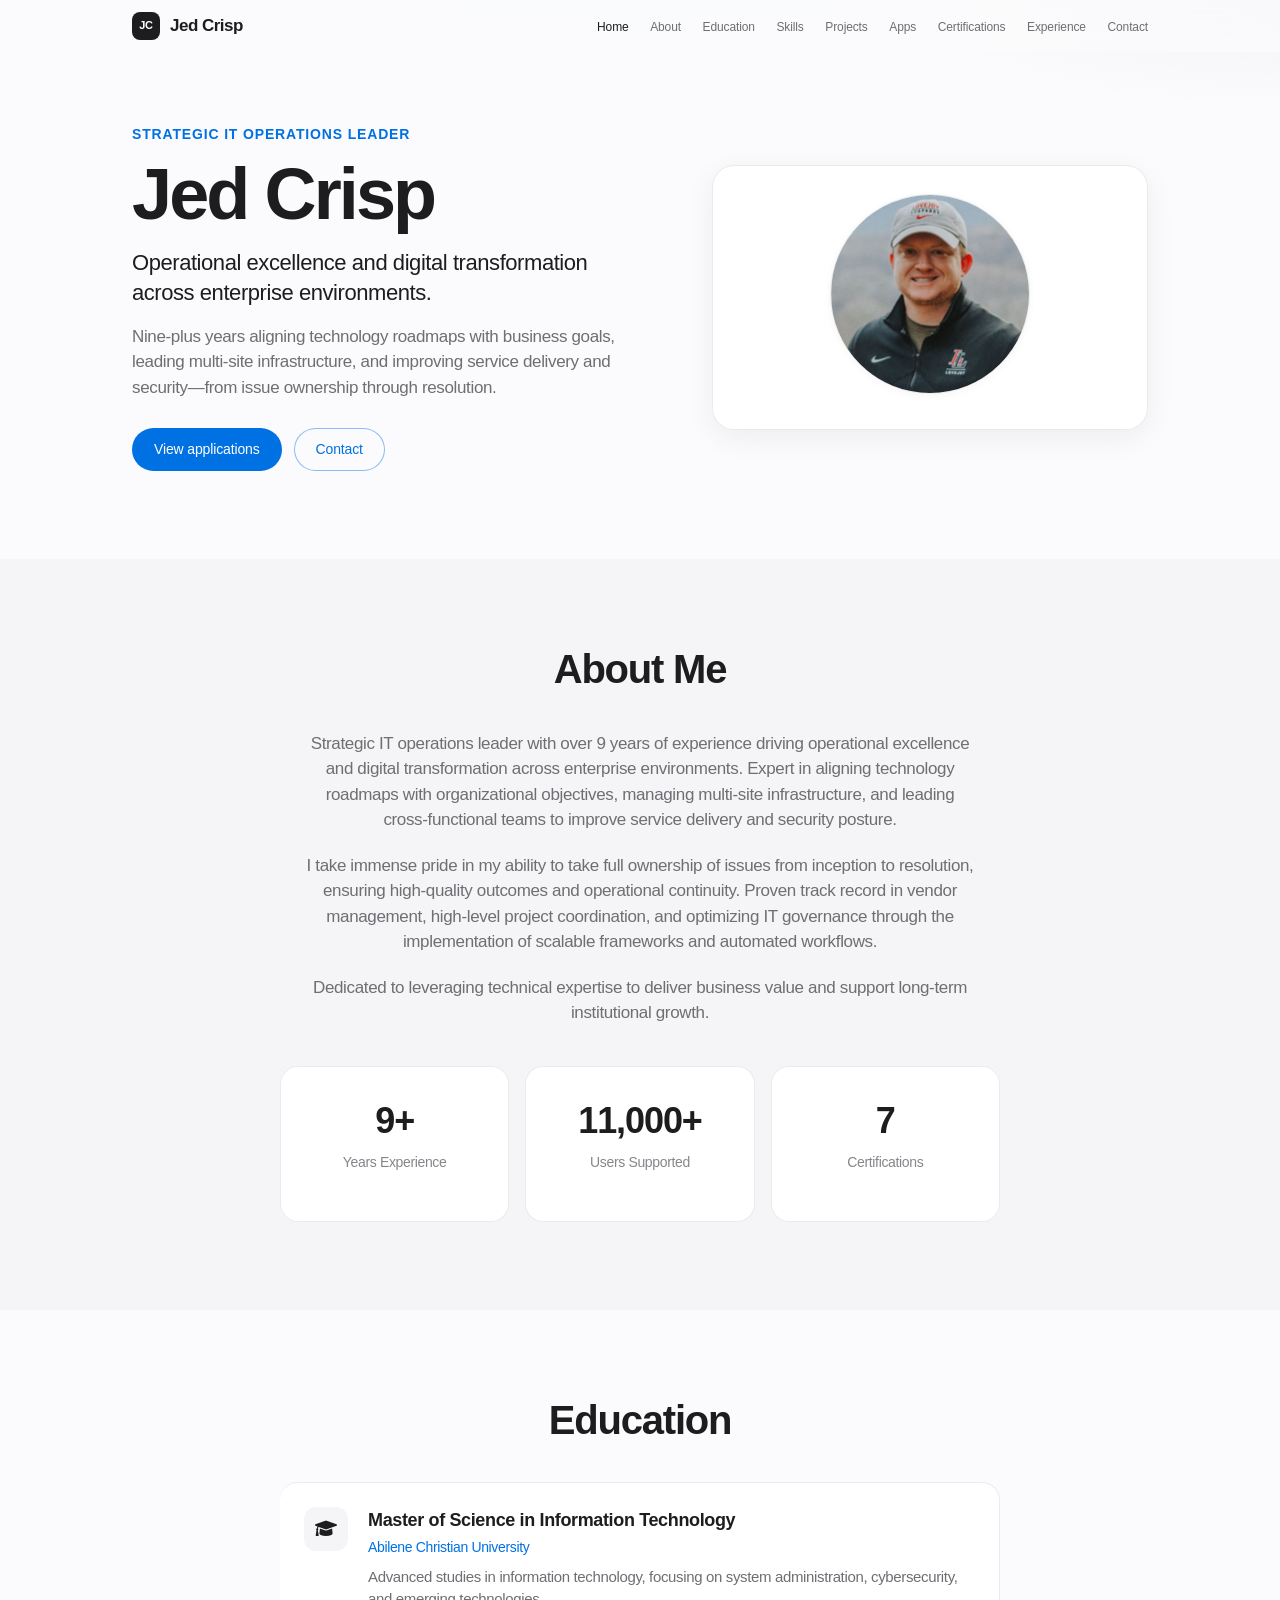
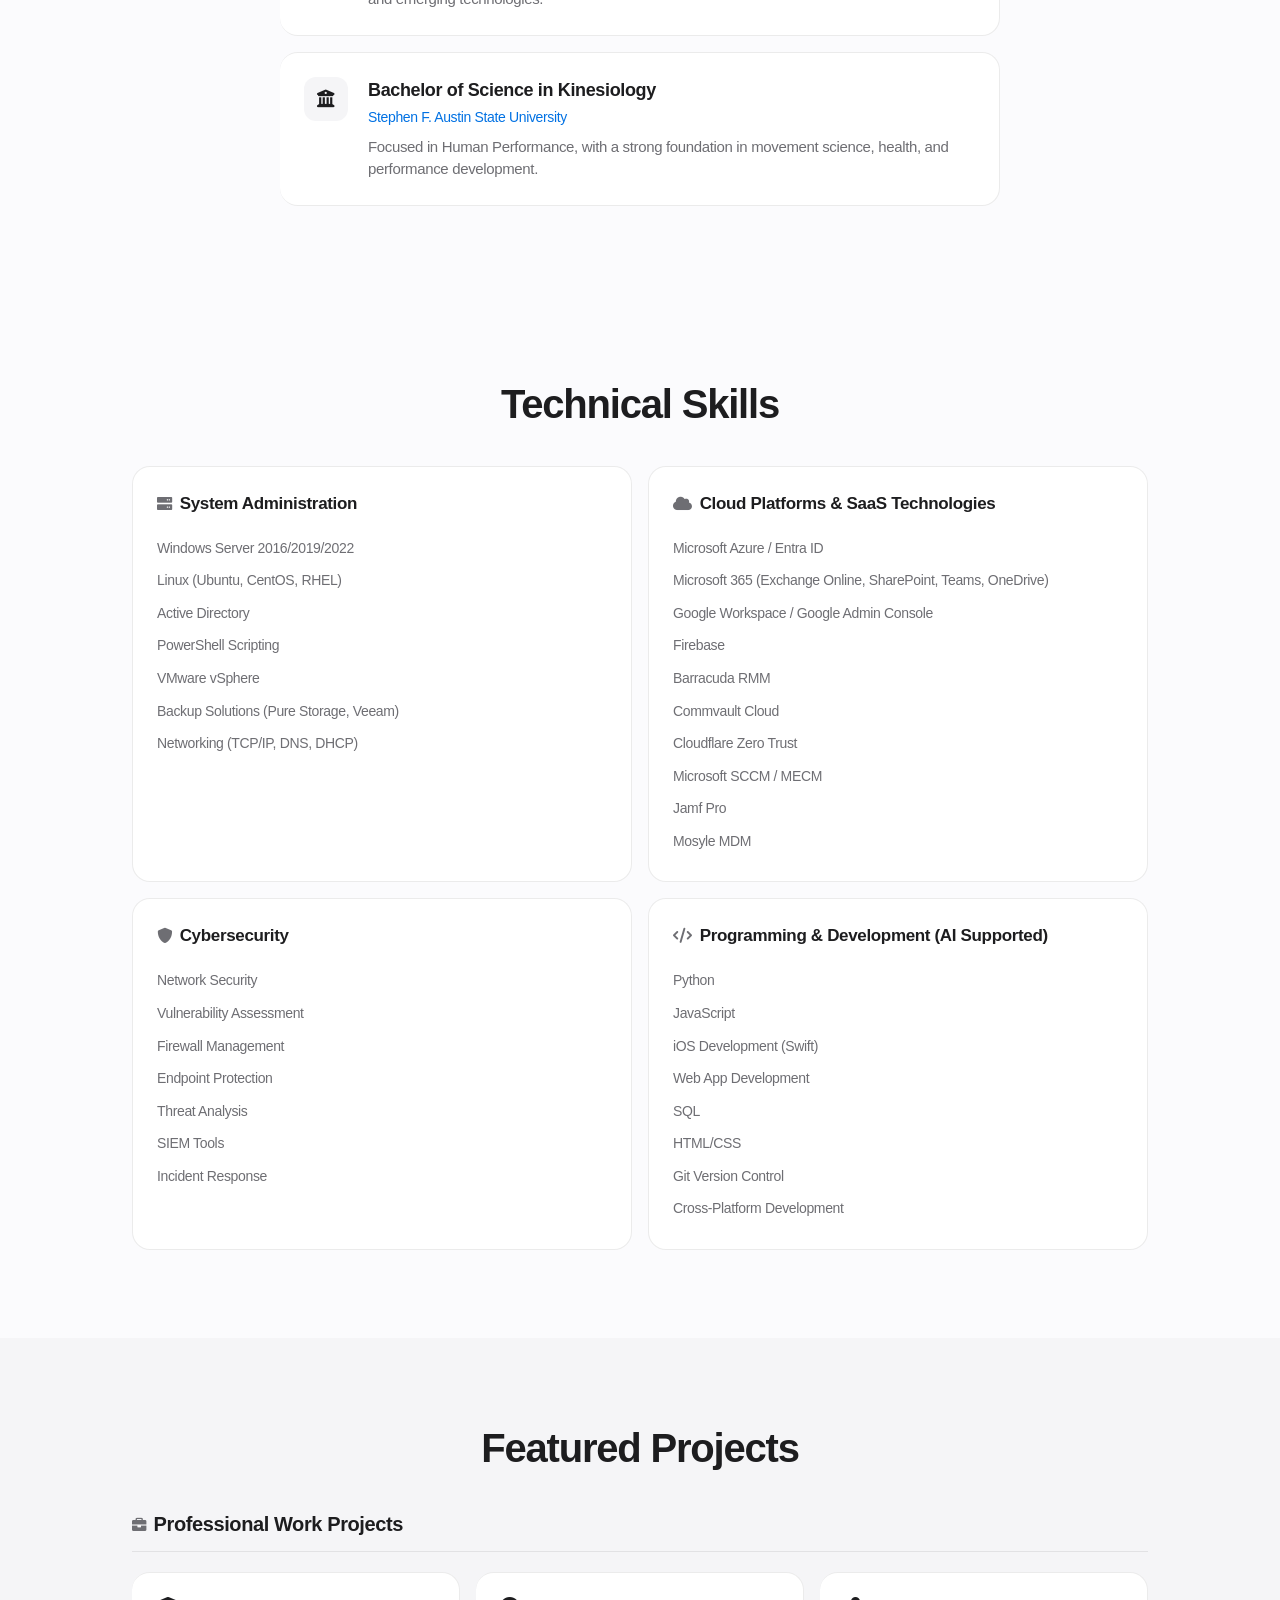
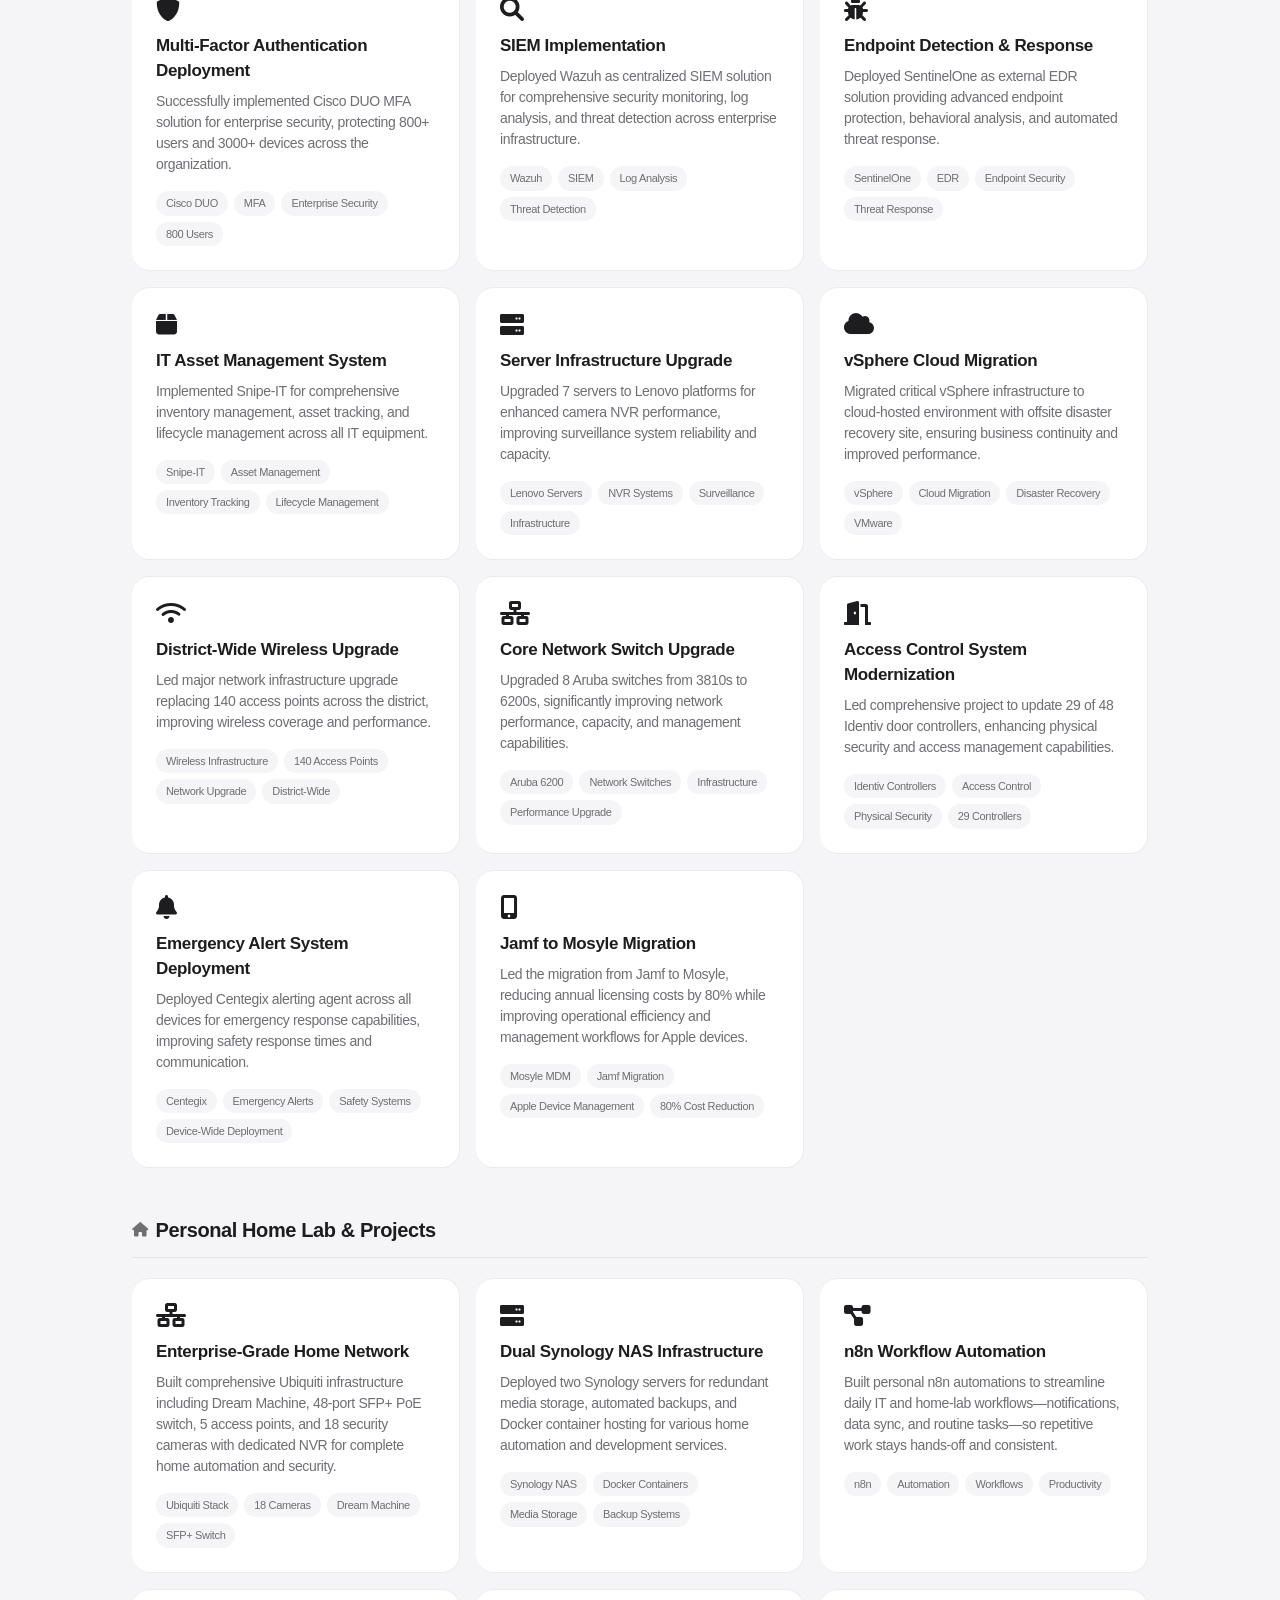
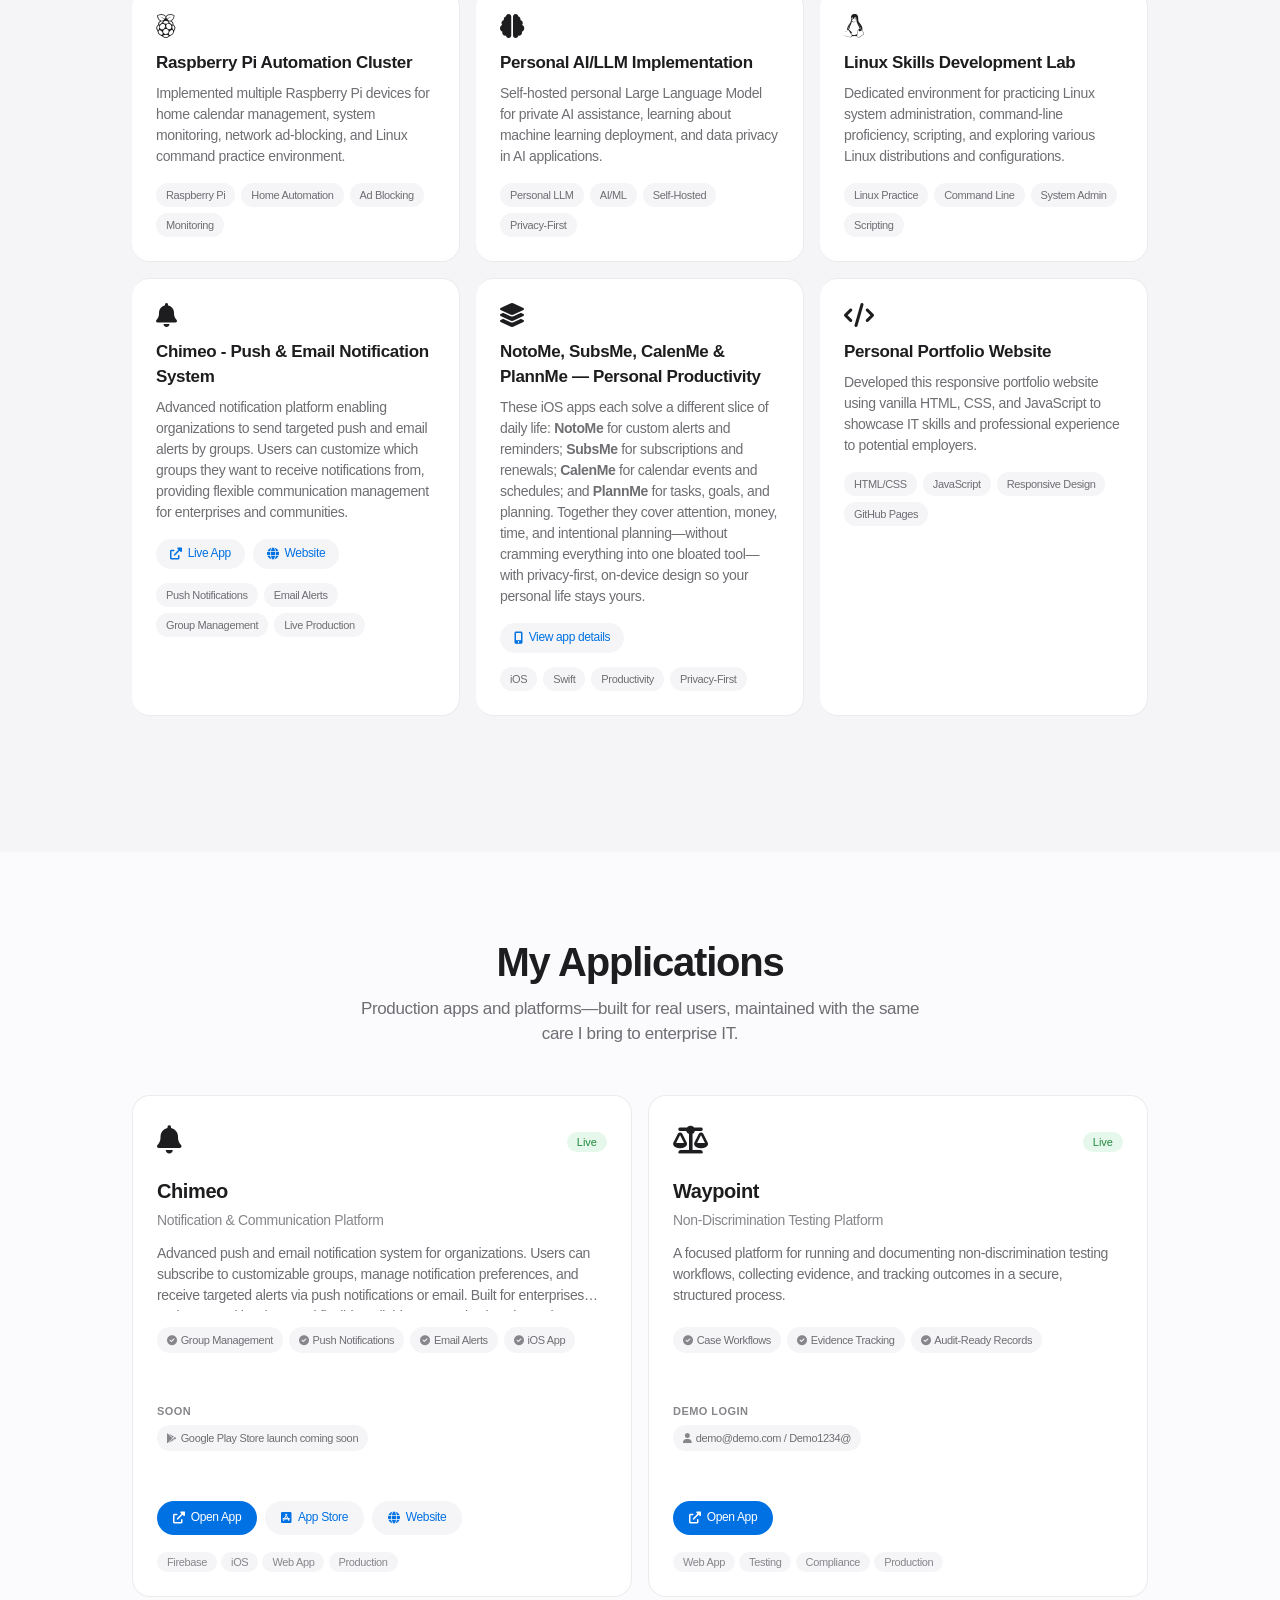
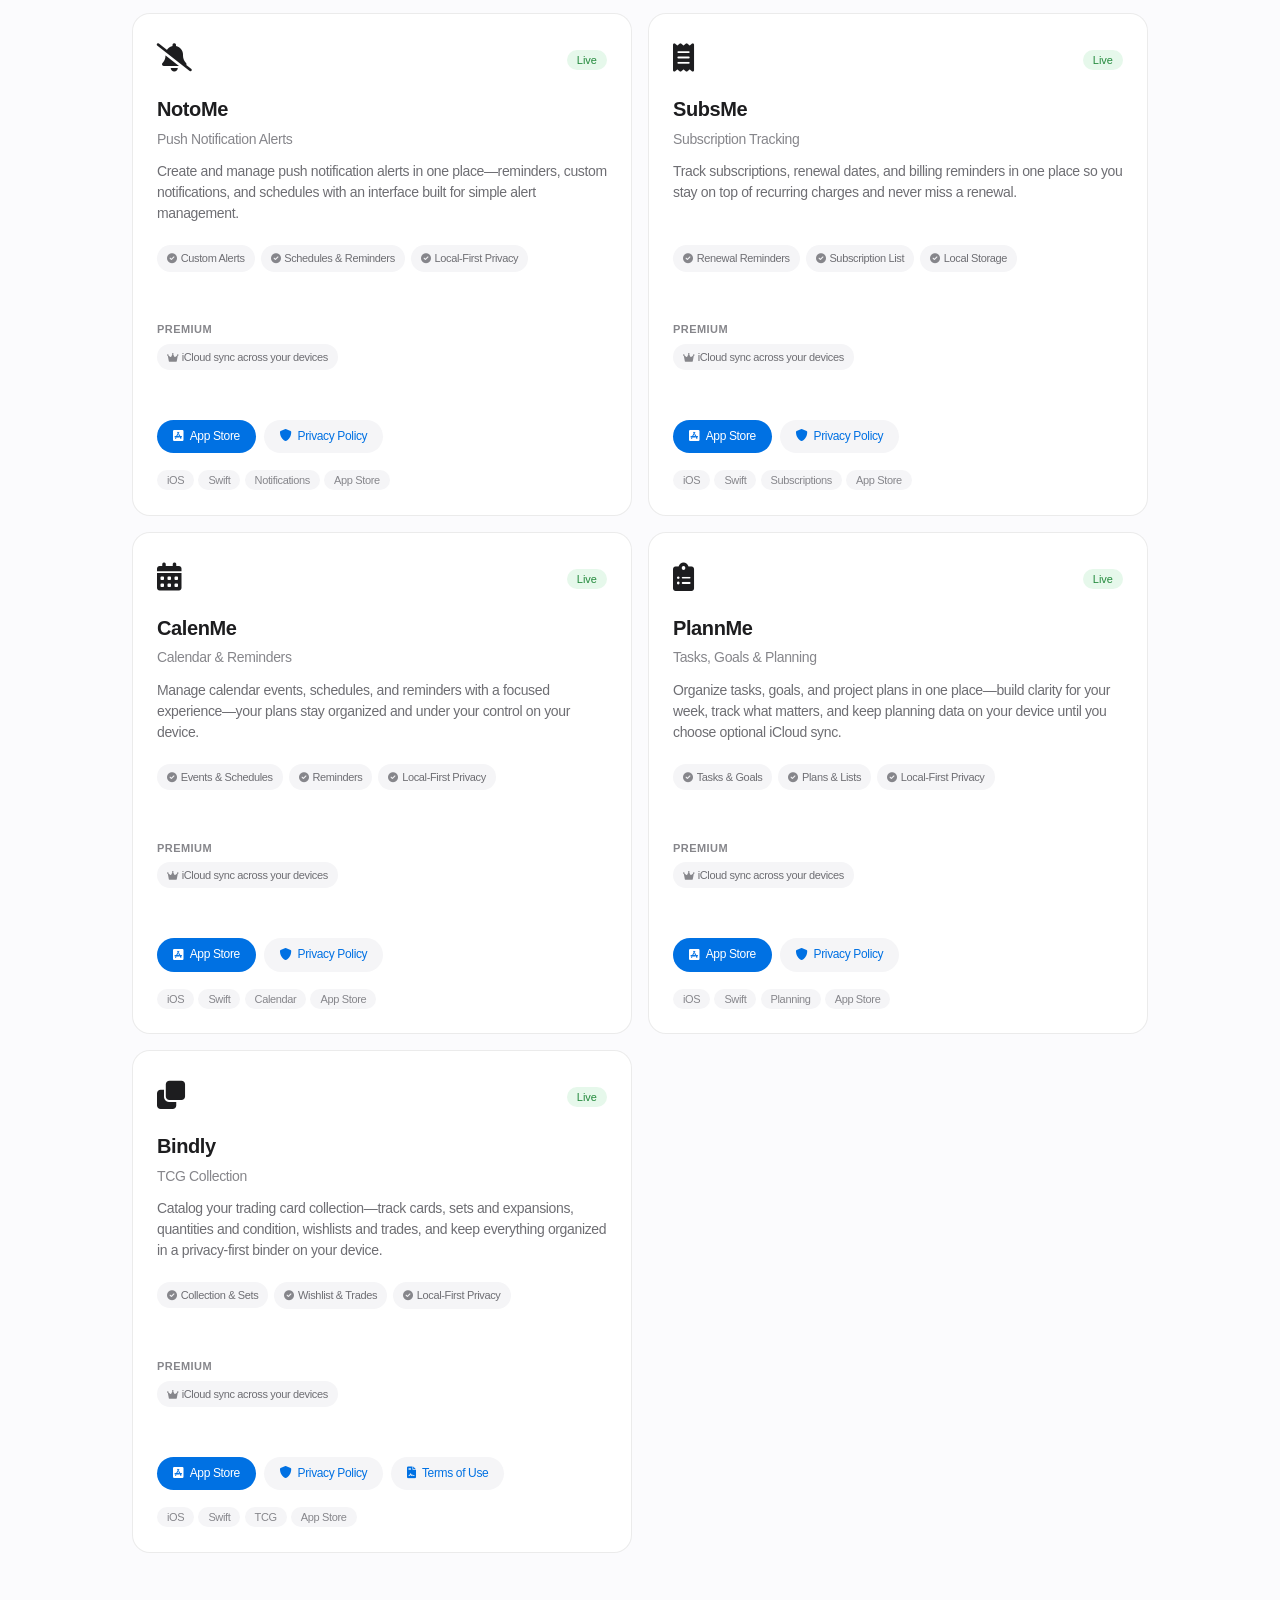
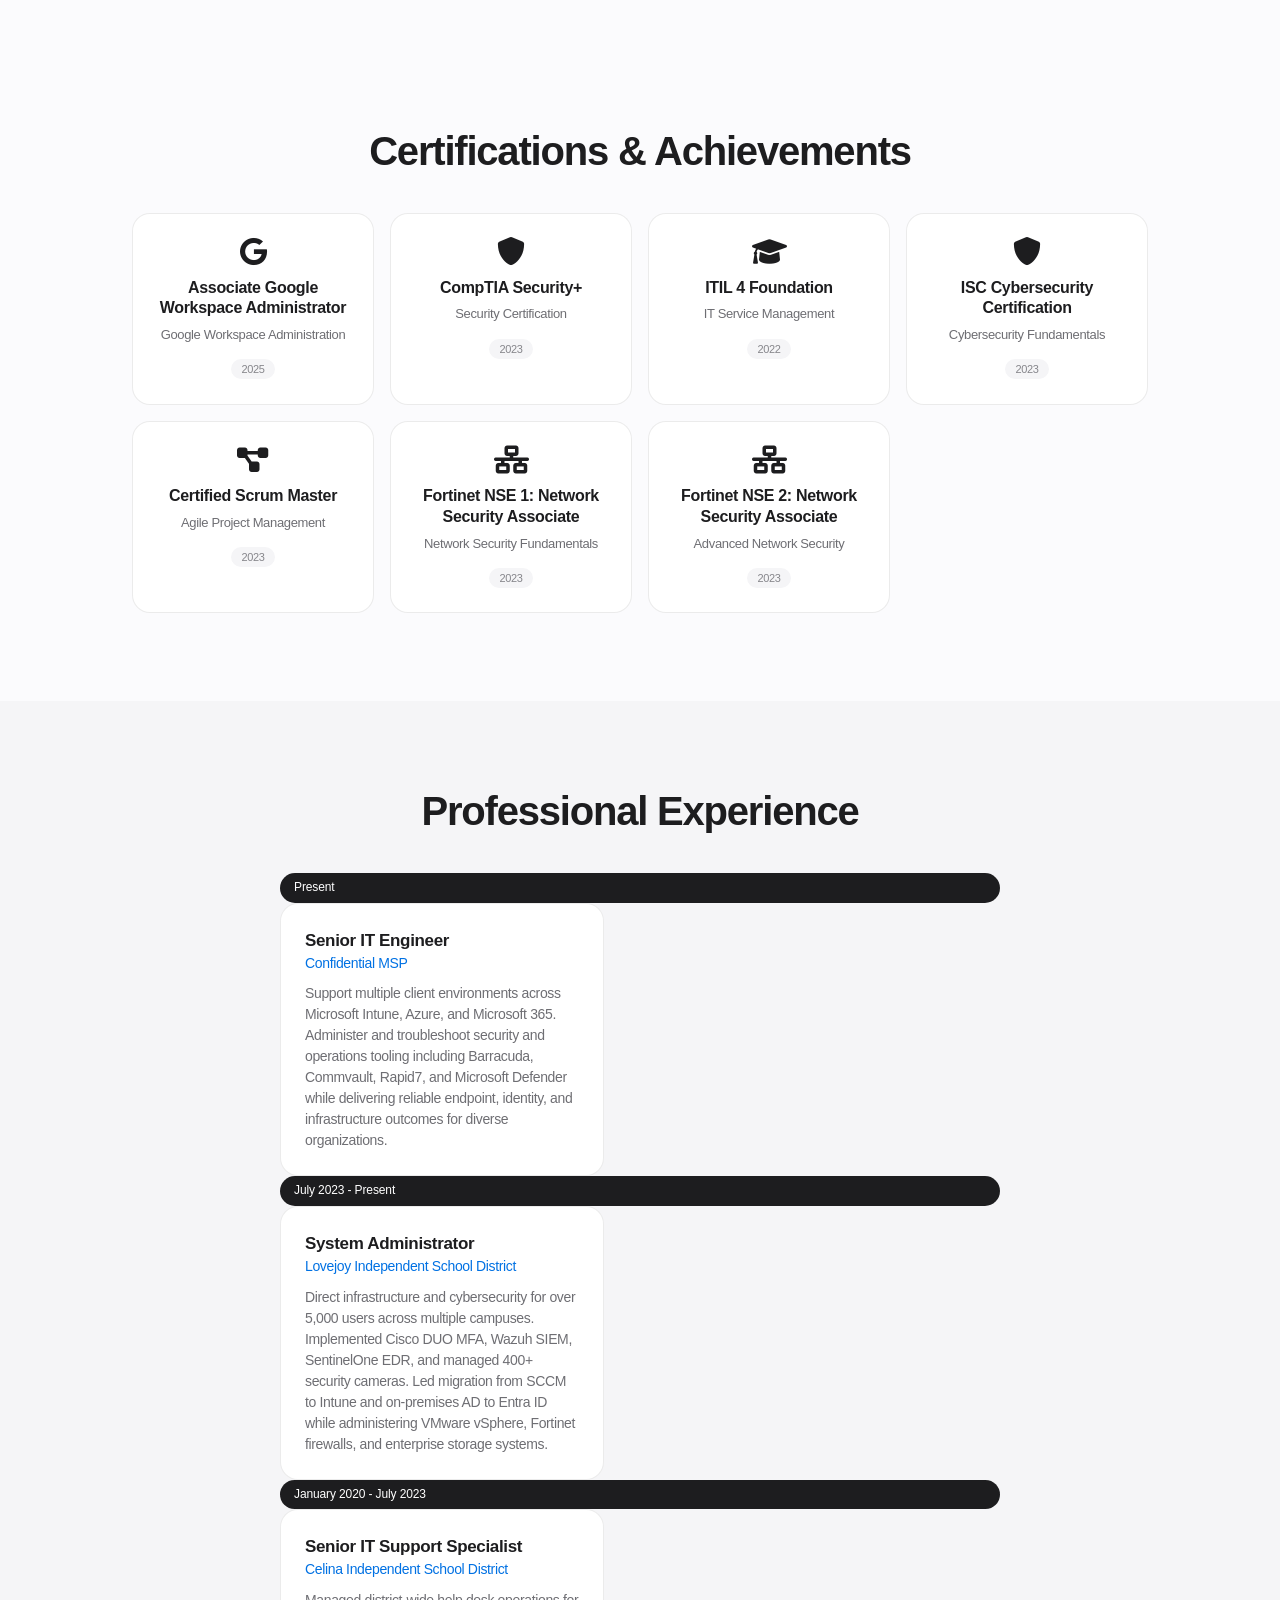
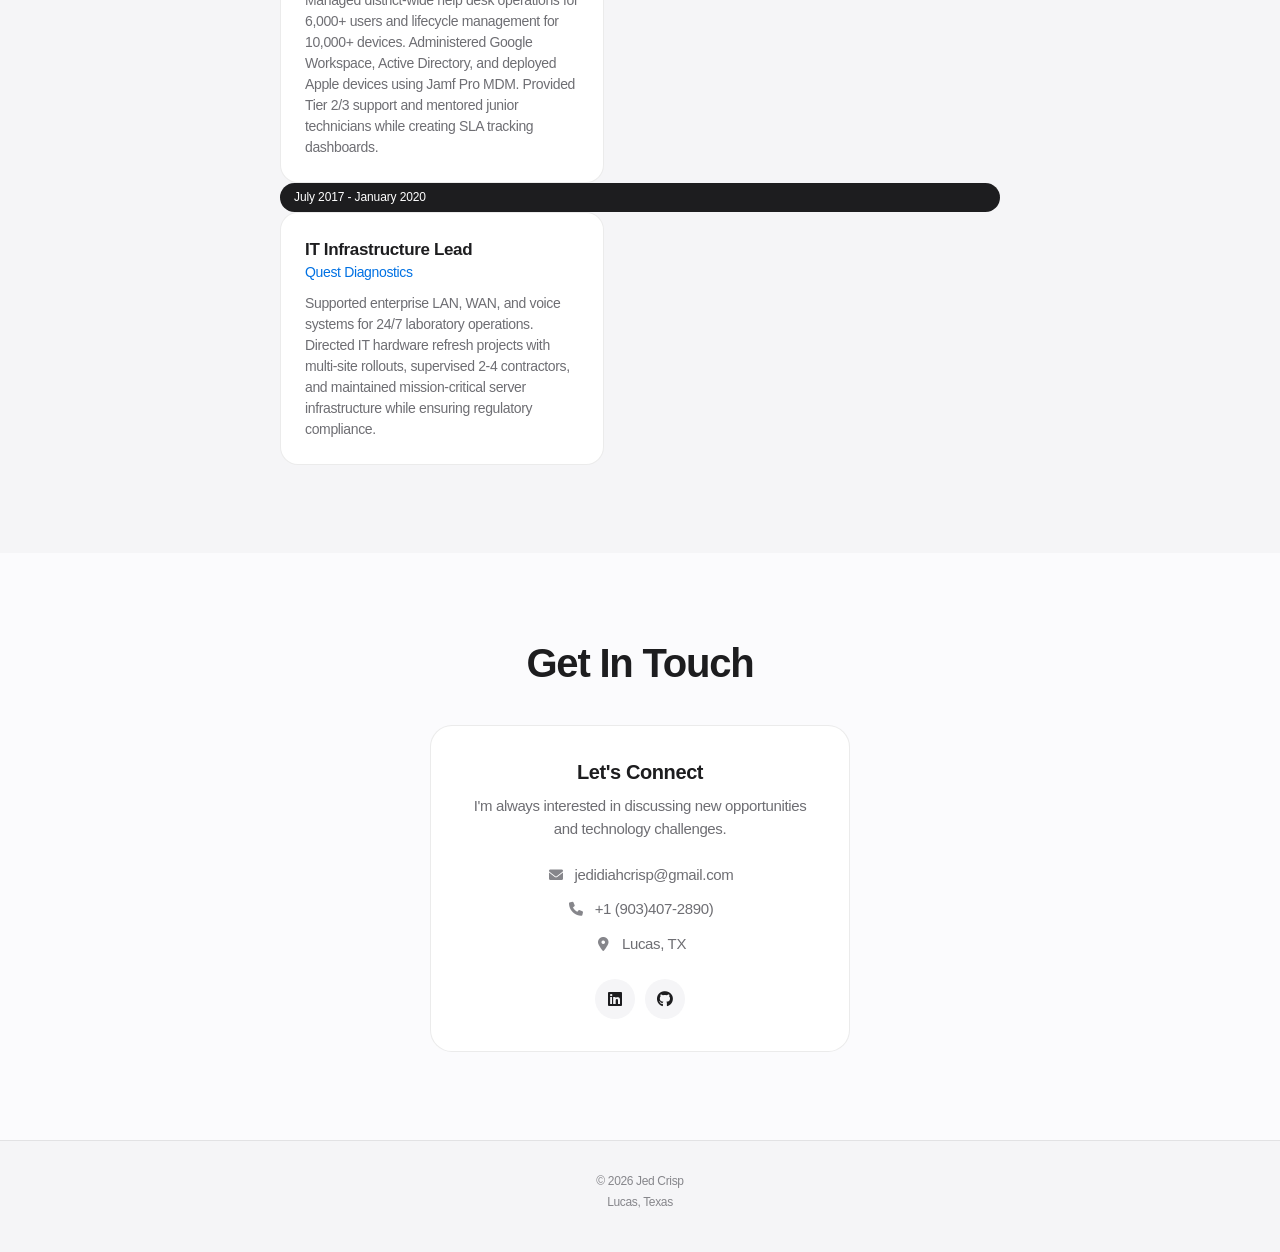
<file: index.html>
<!DOCTYPE html>
<html lang="en">
<head>
    <meta charset="UTF-8">
    <meta name="viewport" content="width=device-width, initial-scale=1.0">
    <title>Jed Crisp — Strategic IT Operations Leader</title>
    <meta name="description" content="Jed Crisp — Strategic IT operations leader with 9+ years driving operational excellence, digital transformation, and secure enterprise infrastructure.">
    <meta name="theme-color" content="#fbfbfd">
    <link rel="stylesheet" href="styles/main.css">
    <link rel="stylesheet" href="https://cdnjs.cloudflare.com/ajax/libs/font-awesome/6.0.0/css/all.min.css">
</head>
<body>
    <!-- Navigation -->
    <nav class="navbar">
        <div class="nav-container">
            <a href="#home" class="nav-logo" aria-label="Jed Crisp home">
                <span class="nav-logo-mark">JC</span>
                <span class="nav-logo-text">Jed Crisp</span>
            </a>
            <ul class="nav-menu">
                <li><a href="#home" class="nav-link">Home</a></li>
                <li><a href="#about" class="nav-link">About</a></li>
                <li><a href="#education" class="nav-link">Education</a></li>
                <li><a href="#skills" class="nav-link">Skills</a></li>
                <li><a href="#projects" class="nav-link">Projects</a></li>
                <li><a href="#apps" class="nav-link">Apps</a></li>
                <li><a href="#certifications" class="nav-link">Certifications</a></li>
                <li><a href="#experience" class="nav-link">Experience</a></li>
                <li><a href="#contact" class="nav-link">Contact</a></li>
            </ul>
            <button type="button" class="hamburger" aria-label="Open menu" aria-expanded="false">
                <span class="bar"></span>
                <span class="bar"></span>
                <span class="bar"></span>
            </button>
        </div>
    </nav>

    <!-- Hero Section -->
    <section id="home" class="hero">
        <div class="hero-container">
            <div class="hero-content">
                <p class="hero-eyebrow">Strategic IT Operations Leader</p>
                <h1 class="hero-title">Jed Crisp</h1>
                <p class="hero-subtitle">Operational excellence and digital transformation across enterprise environments.</p>
                <p class="hero-description">
                    Nine-plus years aligning technology roadmaps with business goals, leading multi-site infrastructure, and improving service delivery and security—from issue ownership through resolution.
                </p>
                <div class="hero-buttons">
                    <a href="#apps" class="btn btn-primary">View applications</a>
                    <a href="#contact" class="btn btn-secondary">Contact</a>
                </div>
            </div>
            <div class="hero-image">
                <div class="profile-card">
                    <div class="profile-img">
                        <img src="images/profile.jpg" alt="Jed Crisp - Strategic IT Operations Leader" />
                    </div>
                </div>
            </div>
        </div>
    </section>

    <!-- About Section -->
    <section id="about" class="about">
        <div class="container">
            <h2 class="section-title">About Me</h2>
            <div class="about-content">
                <div class="about-text">
                    <p>
                        Strategic IT operations leader with over 9 years of experience driving operational excellence and digital transformation across enterprise environments. Expert in aligning technology roadmaps with organizational objectives, managing multi-site infrastructure, and leading cross-functional teams to improve service delivery and security posture.
                    </p>
                    <p>
                        I take immense pride in my ability to take full ownership of issues from inception to resolution, ensuring high-quality outcomes and operational continuity. Proven track record in vendor management, high-level project coordination, and optimizing IT governance through the implementation of scalable frameworks and automated workflows.
                    </p>
                    <p>
                        Dedicated to leveraging technical expertise to deliver business value and support long-term institutional growth.
                    </p>
                    <div class="stats">
                        <div class="stat-item">
                            <h3>9+</h3>
                            <p>Years Experience</p>
                        </div>
                        <div class="stat-item">
                            <h3>11,000+</h3>
                            <p>Users Supported</p>
                        </div>
                        <div class="stat-item">
                            <h3>7</h3>
                            <p>Certifications</p>
                        </div>
                    </div>
                </div>
            </div>
        </div>
    </section>

    <!-- Education Section -->
    <section id="education" class="education">
        <div class="container">
            <h2 class="section-title">Education</h2>
            <div class="education-timeline">
                <div class="education-item">
                    <div class="education-icon">
                        <i class="fas fa-graduation-cap"></i>
                    </div>
                    <div class="education-content">
                        <h3>Master of Science in Information Technology</h3>
                        <h4>Abilene Christian University</h4>
                        <p>Advanced studies in information technology, focusing on system administration, cybersecurity, and emerging technologies.</p>
                    </div>
                </div>
                <div class="education-item">
                    <div class="education-icon">
                        <i class="fas fa-university"></i>
                    </div>
                    <div class="education-content">
                        <h3>Bachelor of Science in Kinesiology</h3>
                        <h4>Stephen F. Austin State University</h4>
                        <p>Focused in Human Performance, with a strong foundation in movement science, health, and performance development.</p>
                    </div>
                </div>
            </div>
        </div>
    </section>

    <!-- Skills Section -->
    <section id="skills" class="skills">
        <div class="container">
            <h2 class="section-title">Technical Skills</h2>
            <div class="skills-grid">
                <div class="skill-category">
                    <h3><i class="fas fa-server"></i> System Administration</h3>
                    <ul>
                        <li>Windows Server 2016/2019/2022</li>
                        <li>Linux (Ubuntu, CentOS, RHEL)</li>
                        <li>Active Directory</li>
                        <li>PowerShell Scripting</li>
                        <li>VMware vSphere</li>
                        <li>Backup Solutions (Pure Storage, Veeam)</li>
                        <li>Networking (TCP/IP, DNS, DHCP)</li>
                    </ul>
                </div>
                <div class="skill-category">
                    <h3><i class="fas fa-cloud"></i> Cloud Platforms &amp; SaaS Technologies</h3>
                    <ul>
                        <li>Microsoft Azure / Entra ID</li>
                        <li>Microsoft 365 (Exchange Online, SharePoint, Teams, OneDrive)</li>
                        <li>Google Workspace / Google Admin Console</li>
                        <li>Firebase</li>
                        <li>Barracuda RMM</li>
                        <li>Commvault Cloud</li>
                        <li>Cloudflare Zero Trust</li>
                        <li>Microsoft SCCM / MECM</li>
                        <li>Jamf Pro</li>
                        <li>Mosyle MDM</li>
                    </ul>
                </div>
                <div class="skill-category">
                    <h3><i class="fas fa-shield-alt"></i> Cybersecurity</h3>
                    <ul>
                        <li>Network Security</li>
                        <li>Vulnerability Assessment</li>
                        <li>Firewall Management</li>
                        <li>Endpoint Protection</li>
                        <li>Threat Analysis</li>
                        <li>SIEM Tools</li>
                        <li>Incident Response</li>
                    </ul>
                </div>
                <div class="skill-category">
                    <h3><i class="fas fa-code"></i> Programming & Development (AI Supported)</h3>
                    <ul>
                        <li>Python</li>
                        <li>JavaScript</li>
                        <li>iOS Development (Swift)</li>
                        <li>Web App Development</li>
                        <li>SQL</li>
                        <li>HTML/CSS</li>
                        <li>Git Version Control</li>
                        <li>Cross-Platform Development</li>
                    </ul>
                </div>
            </div>
        </div>
    </section>

    <!-- Projects Section -->
    <section id="projects" class="projects">
        <div class="container">
            <h2 class="section-title">Featured Projects</h2>
            
            <!-- Work Projects -->
            <div class="project-category">
                <h3 class="category-title"><i class="fas fa-briefcase"></i> Professional Work Projects</h3>
                <div class="projects-grid">
                    <div class="project-card">
                        <div class="project-icon">
                            <i class="fas fa-shield-alt"></i>
                        </div>
                        <h3>Multi-Factor Authentication Deployment</h3>
                        <p>Successfully implemented Cisco DUO MFA solution for enterprise security, protecting 800+ users and 3000+ devices across the organization.</p>
                        <div class="project-tech">
                            <span>Cisco DUO</span>
                            <span>MFA</span>
                            <span>Enterprise Security</span>
                            <span>800 Users</span>
                        </div>
                    </div>
                    <div class="project-card">
                        <div class="project-icon">
                            <i class="fas fa-search"></i>
                        </div>
                        <h3>SIEM Implementation</h3>
                        <p>Deployed Wazuh as centralized SIEM solution for comprehensive security monitoring, log analysis, and threat detection across enterprise infrastructure.</p>
                        <div class="project-tech">
                            <span>Wazuh</span>
                            <span>SIEM</span>
                            <span>Log Analysis</span>
                            <span>Threat Detection</span>
                        </div>
                    </div>
                    <div class="project-card">
                        <div class="project-icon">
                            <i class="fas fa-bug"></i>
                        </div>
                        <h3>Endpoint Detection & Response</h3>
                        <p>Deployed SentinelOne as external EDR solution providing advanced endpoint protection, behavioral analysis, and automated threat response.</p>
                        <div class="project-tech">
                            <span>SentinelOne</span>
                            <span>EDR</span>
                            <span>Endpoint Security</span>
                            <span>Threat Response</span>
                        </div>
                    </div>
                    <div class="project-card">
                        <div class="project-icon">
                            <i class="fas fa-box"></i>
                        </div>
                        <h3>IT Asset Management System</h3>
                        <p>Implemented Snipe-IT for comprehensive inventory management, asset tracking, and lifecycle management across all IT equipment.</p>
                        <div class="project-tech">
                            <span>Snipe-IT</span>
                            <span>Asset Management</span>
                            <span>Inventory Tracking</span>
                            <span>Lifecycle Management</span>
                        </div>
                    </div>
                    <div class="project-card">
                        <div class="project-icon">
                            <i class="fas fa-server"></i>
                        </div>
                        <h3>Server Infrastructure Upgrade</h3>
                        <p>Upgraded 7 servers to Lenovo platforms for enhanced camera NVR performance, improving surveillance system reliability and capacity.</p>
                        <div class="project-tech">
                            <span>Lenovo Servers</span>
                            <span>NVR Systems</span>
                            <span>Surveillance</span>
                            <span>Infrastructure</span>
                        </div>
                    </div>
                    <div class="project-card">
                        <div class="project-icon">
                            <i class="fas fa-cloud"></i>
                        </div>
                        <h3>vSphere Cloud Migration</h3>
                        <p>Migrated critical vSphere infrastructure to cloud-hosted environment with offsite disaster recovery site, ensuring business continuity and improved performance.</p>
                        <div class="project-tech">
                            <span>vSphere</span>
                            <span>Cloud Migration</span>
                            <span>Disaster Recovery</span>
                            <span>VMware</span>
                        </div>
                    </div>
                    <div class="project-card">
                        <div class="project-icon">
                            <i class="fas fa-wifi"></i>
                        </div>
                        <h3>District-Wide Wireless Upgrade</h3>
                        <p>Led major network infrastructure upgrade replacing 140 access points across the district, improving wireless coverage and performance.</p>
                        <div class="project-tech">
                            <span>Wireless Infrastructure</span>
                            <span>140 Access Points</span>
                            <span>Network Upgrade</span>
                            <span>District-Wide</span>
                        </div>
                    </div>
                    <div class="project-card">
                        <div class="project-icon">
                            <i class="fas fa-network-wired"></i>
                        </div>
                        <h3>Core Network Switch Upgrade</h3>
                        <p>Upgraded 8 Aruba switches from 3810s to 6200s, significantly improving network performance, capacity, and management capabilities.</p>
                        <div class="project-tech">
                            <span>Aruba 6200</span>
                            <span>Network Switches</span>
                            <span>Infrastructure</span>
                            <span>Performance Upgrade</span>
                        </div>
                    </div>
                    <div class="project-card">
                        <div class="project-icon">
                            <i class="fas fa-door-open"></i>
                        </div>
                        <h3>Access Control System Modernization</h3>
                        <p>Led comprehensive project to update 29 of 48 Identiv door controllers, enhancing physical security and access management capabilities.</p>
                        <div class="project-tech">
                            <span>Identiv Controllers</span>
                            <span>Access Control</span>
                            <span>Physical Security</span>
                            <span>29 Controllers</span>
                        </div>
                    </div>
                    <div class="project-card">
                        <div class="project-icon">
                            <i class="fas fa-bell"></i>
                        </div>
                        <h3>Emergency Alert System Deployment</h3>
                        <p>Deployed Centegix alerting agent across all devices for emergency response capabilities, improving safety response times and communication.</p>
                        <div class="project-tech">
                            <span>Centegix</span>
                            <span>Emergency Alerts</span>
                            <span>Safety Systems</span>
                            <span>Device-Wide Deployment</span>
                        </div>
                    </div>
                    <div class="project-card">
                        <div class="project-icon">
                            <i class="fas fa-mobile-alt"></i>
                        </div>
                        <h3>Jamf to Mosyle Migration</h3>
                        <p>Led the migration from Jamf to Mosyle, reducing annual licensing costs by 80% while improving operational efficiency and management workflows for Apple devices.</p>
                        <div class="project-tech">
                            <span>Mosyle MDM</span>
                            <span>Jamf Migration</span>
                            <span>Apple Device Management</span>
                            <span>80% Cost Reduction</span>
                        </div>
                    </div>
                </div>
            </div>

            <!-- Personal Projects -->
            <div class="project-category">
                <h3 class="category-title"><i class="fas fa-home"></i> Personal Home Lab & Projects</h3>
                <div class="projects-grid">
                    <div class="project-card">
                        <div class="project-icon">
                            <i class="fas fa-network-wired"></i>
                        </div>
                        <h3>Enterprise-Grade Home Network</h3>
                        <p>Built comprehensive Ubiquiti infrastructure including Dream Machine, 48-port SFP+ PoE switch, 5 access points, and 18 security cameras with dedicated NVR for complete home automation and security.</p>
                        <div class="project-tech">
                            <span>Ubiquiti Stack</span>
                            <span>18 Cameras</span>
                            <span>Dream Machine</span>
                            <span>SFP+ Switch</span>
                        </div>
                    </div>
                    <div class="project-card">
                        <div class="project-icon">
                            <i class="fas fa-server"></i>
                        </div>
                        <h3>Dual Synology NAS Infrastructure</h3>
                        <p>Deployed two Synology servers for redundant media storage, automated backups, and Docker container hosting for various home automation and development services.</p>
                        <div class="project-tech">
                            <span>Synology NAS</span>
                            <span>Docker Containers</span>
                            <span>Media Storage</span>
                            <span>Backup Systems</span>
                        </div>
                    </div>
                    <div class="project-card">
                        <div class="project-icon">
                            <i class="fas fa-project-diagram"></i>
                        </div>
                        <h3>n8n Workflow Automation</h3>
                        <p>Built personal n8n automations to streamline daily IT and home-lab workflows—notifications, data sync, and routine tasks—so repetitive work stays hands-off and consistent.</p>
                        <div class="project-tech">
                            <span>n8n</span>
                            <span>Automation</span>
                            <span>Workflows</span>
                            <span>Productivity</span>
                        </div>
                    </div>
                    <div class="project-card">
                        <div class="project-icon">
                            <i class="fab fa-raspberry-pi"></i>
                        </div>
                        <h3>Raspberry Pi Automation Cluster</h3>
                        <p>Implemented multiple Raspberry Pi devices for home calendar management, system monitoring, network ad-blocking, and Linux command practice environment.</p>
                        <div class="project-tech">
                            <span>Raspberry Pi</span>
                            <span>Home Automation</span>
                            <span>Ad Blocking</span>
                            <span>Monitoring</span>
                        </div>
                    </div>
                    <div class="project-card">
                        <div class="project-icon">
                            <i class="fas fa-brain"></i>
                        </div>
                        <h3>Personal AI/LLM Implementation</h3>
                        <p>Self-hosted personal Large Language Model for private AI assistance, learning about machine learning deployment, and data privacy in AI applications.</p>
                        <div class="project-tech">
                            <span>Personal LLM</span>
                            <span>AI/ML</span>
                            <span>Self-Hosted</span>
                            <span>Privacy-First</span>
                        </div>
                    </div>
                    <div class="project-card">
                        <div class="project-icon">
                            <i class="fab fa-linux"></i>
                        </div>
                        <h3>Linux Skills Development Lab</h3>
                        <p>Dedicated environment for practicing Linux system administration, command-line proficiency, scripting, and exploring various Linux distributions and configurations.</p>
                        <div class="project-tech">
                            <span>Linux Practice</span>
                            <span>Command Line</span>
                            <span>System Admin</span>
                            <span>Scripting</span>
                        </div>
                    </div>
                    <div class="project-card">
                        <div class="project-icon">
                            <i class="fas fa-bell"></i>
                        </div>
                        <h3>Chimeo - Push & Email Notification System</h3>
                        <p>Advanced notification platform enabling organizations to send targeted push and email alerts by groups. Users can customize which groups they want to receive notifications from, providing flexible communication management for enterprises and communities.</p>
                        <div class="project-links">
                            <a href="https://www.chimeo.app/login" target="_blank" rel="noopener noreferrer" class="project-link">
                                <i class="fas fa-external-link-alt"></i> Live App
                            </a>
                            <a href="https://getchimeo.com/" target="_blank" rel="noopener noreferrer" class="project-link">
                                <i class="fas fa-globe"></i> Website
                            </a>
                        </div>
                        <div class="project-tech">
                            <span>Push Notifications</span>
                            <span>Email Alerts</span>
                            <span>Group Management</span>
                            <span>Live Production</span>
                        </div>
                    </div>
                    <div class="project-card">
                        <div class="project-icon">
                            <i class="fas fa-layer-group"></i>
                        </div>
                        <h3>NotoMe, SubsMe, CalenMe &amp; PlannMe — Personal Productivity</h3>
                        <p>
                            These iOS apps each solve a different slice of daily life: <strong>NotoMe</strong> for custom alerts and reminders; <strong>SubsMe</strong> for subscriptions and renewals; <strong>CalenMe</strong> for calendar events and schedules; and <strong>PlannMe</strong> for tasks, goals, and planning. Together they cover attention, money, time, and intentional planning—without cramming everything into one bloated tool—with privacy-first, on-device design so your personal life stays yours.
                        </p>
                        <div class="project-links">
                            <a href="#apps" class="project-link">
                                <i class="fas fa-mobile-alt"></i> View app details
                            </a>
                        </div>
                        <div class="project-tech">
                            <span>iOS</span>
                            <span>Swift</span>
                            <span>Productivity</span>
                            <span>Privacy-First</span>
                        </div>
                    </div>
                    <div class="project-card">
                        <div class="project-icon">
                            <i class="fas fa-code"></i>
                        </div>
                        <h3>Personal Portfolio Website</h3>
                        <p>Developed this responsive portfolio website using vanilla HTML, CSS, and JavaScript to showcase IT skills and professional experience to potential employers.</p>
                        <div class="project-tech">
                            <span>HTML/CSS</span>
                            <span>JavaScript</span>
                            <span>Responsive Design</span>
                            <span>GitHub Pages</span>
                        </div>
                    </div>
                </div>
            </div>
        </div>
    </section>

    <!-- Apps Section -->
    <section id="apps" class="apps">
        <div class="container">
            <h2 class="section-title">My Applications</h2>
            <div class="apps-intro">
                <p class="section-lead">Production apps and platforms—built for real users, maintained with the same care I bring to enterprise IT.</p>
            </div>
            <div class="apps-grid">
                <div class="app-card featured">
                    <div class="app-header">
                        <div class="app-icon">
                            <i class="fas fa-bell"></i>
                        </div>
                        <div class="app-status">
                            <span class="status-badge live">Live</span>
                        </div>
                    </div>
                    <h3>Chimeo</h3>
                    <p class="app-category">Notification & Communication Platform</p>
                    <p class="app-description">
                        Advanced push and email notification system for organizations. Users can subscribe to customizable groups, manage notification preferences, and receive targeted alerts via push notifications or email. Built for enterprises and communities that need flexible, reliable communication channels.
                    </p>
                    <div class="app-features">
                        <div class="feature-tag">
                            <i class="fas fa-check-circle"></i>
                            <span>Group Management</span>
                        </div>
                        <div class="feature-tag">
                            <i class="fas fa-check-circle"></i>
                            <span>Push Notifications</span>
                        </div>
                        <div class="feature-tag">
                            <i class="fas fa-check-circle"></i>
                            <span>Email Alerts</span>
                        </div>
                        <div class="feature-tag">
                            <i class="fas fa-check-circle"></i>
                            <span>iOS App</span>
                        </div>
                    </div>
                    <p class="app-premium-note">Soon</p>
                    <div class="app-features app-features-premium">
                        <div class="feature-tag feature-tag-premium">
                            <i class="fab fa-google-play"></i>
                            <span>Google Play Store launch coming soon</span>
                        </div>
                    </div>
                    <div class="app-links">
                        <a href="https://www.chimeo.app/login" target="_blank" rel="noopener noreferrer" class="app-btn primary">
                            <i class="fas fa-external-link-alt"></i>
                            Open App
                        </a>
                        <a href="https://apps.apple.com/us/app/chimeo/id6752923142" target="_blank" rel="noopener noreferrer" class="app-btn secondary">
                            <i class="fab fa-app-store-ios"></i>
                            App Store
                        </a>
                        <a href="https://getchimeo.com/" target="_blank" rel="noopener noreferrer" class="app-btn secondary">
                            <i class="fas fa-globe"></i>
                            Website
                        </a>
                    </div>
                    <div class="app-tech">
                        <span>Firebase</span>
                        <span>iOS</span>
                        <span>Web App</span>
                        <span>Production</span>
                    </div>
                </div>

                <div class="app-card featured">
                    <div class="app-header">
                        <div class="app-icon">
                            <i class="fas fa-balance-scale"></i>
                        </div>
                        <div class="app-status">
                            <span class="status-badge live">Live</span>
                        </div>
                    </div>
                    <h3>Waypoint</h3>
                    <p class="app-category">Non-Discrimination Testing Platform</p>
                    <p class="app-description">
                        A focused platform for running and documenting non-discrimination testing workflows, collecting evidence, and tracking outcomes in a secure, structured process.
                    </p>
                    <div class="app-features">
                        <div class="feature-tag">
                            <i class="fas fa-check-circle"></i>
                            <span>Case Workflows</span>
                        </div>
                        <div class="feature-tag">
                            <i class="fas fa-check-circle"></i>
                            <span>Evidence Tracking</span>
                        </div>
                        <div class="feature-tag">
                            <i class="fas fa-check-circle"></i>
                            <span>Audit-Ready Records</span>
                        </div>
                    </div>
                    <p class="app-premium-note">Demo Login</p>
                    <div class="app-features app-features-premium">
                        <div class="feature-tag feature-tag-premium">
                            <i class="fas fa-user"></i>
                            <span>demo@demo.com / Demo1234@</span>
                        </div>
                    </div>
                    <div class="app-links">
                        <a href="https://www.thewaypoint.app/signin" target="_blank" rel="noopener noreferrer" class="app-btn primary">
                            <i class="fas fa-external-link-alt"></i>
                            Open App
                        </a>
                    </div>
                    <div class="app-tech">
                        <span>Web App</span>
                        <span>Testing</span>
                        <span>Compliance</span>
                        <span>Production</span>
                    </div>
                </div>

                <div class="app-card featured">
                    <div class="app-header">
                        <div class="app-icon">
                            <i class="fas fa-bell-slash"></i>
                        </div>
                        <div class="app-status">
                            <span class="status-badge live">Live</span>
                        </div>
                    </div>
                    <h3>NotoMe</h3>
                    <p class="app-category">Push Notification Alerts</p>
                    <p class="app-description">
                        Create and manage push notification alerts in one place—reminders, custom notifications, and schedules with an interface built for simple alert management.
                    </p>
                    <div class="app-features">
                        <div class="feature-tag">
                            <i class="fas fa-check-circle"></i>
                            <span>Custom Alerts</span>
                        </div>
                        <div class="feature-tag">
                            <i class="fas fa-check-circle"></i>
                            <span>Schedules & Reminders</span>
                        </div>
                        <div class="feature-tag">
                            <i class="fas fa-check-circle"></i>
                            <span>Local-First Privacy</span>
                        </div>
                    </div>
                    <p class="app-premium-note">Premium</p>
                    <div class="app-features app-features-premium">
                        <div class="feature-tag feature-tag-premium">
                            <i class="fas fa-crown"></i>
                            <span>iCloud sync across your devices</span>
                        </div>
                    </div>
                    <div class="app-links">
                        <a href="https://apps.apple.com/us/app/notome/id6754420668" target="_blank" rel="noopener noreferrer" class="app-btn primary">
                            <i class="fab fa-app-store-ios"></i>
                            App Store
                        </a>
                        <a href="notome-privacy-policy.html" target="_blank" rel="noopener noreferrer" class="app-btn secondary">
                            <i class="fas fa-shield-alt"></i>
                            Privacy Policy
                        </a>
                    </div>
                    <div class="app-tech">
                        <span>iOS</span>
                        <span>Swift</span>
                        <span>Notifications</span>
                        <span>App Store</span>
                    </div>
                </div>

                <div class="app-card featured">
                    <div class="app-header">
                        <div class="app-icon">
                            <i class="fas fa-receipt"></i>
                        </div>
                        <div class="app-status">
                            <span class="status-badge live">Live</span>
                        </div>
                    </div>
                    <h3>SubsMe</h3>
                    <p class="app-category">Subscription Tracking</p>
                    <p class="app-description">
                        Track subscriptions, renewal dates, and billing reminders in one place so you stay on top of recurring charges and never miss a renewal.
                    </p>
                    <div class="app-features">
                        <div class="feature-tag">
                            <i class="fas fa-check-circle"></i>
                            <span>Renewal Reminders</span>
                        </div>
                        <div class="feature-tag">
                            <i class="fas fa-check-circle"></i>
                            <span>Subscription List</span>
                        </div>
                        <div class="feature-tag">
                            <i class="fas fa-check-circle"></i>
                            <span>Local Storage</span>
                        </div>
                    </div>
                    <p class="app-premium-note">Premium</p>
                    <div class="app-features app-features-premium">
                        <div class="feature-tag feature-tag-premium">
                            <i class="fas fa-crown"></i>
                            <span>iCloud sync across your devices</span>
                        </div>
                    </div>
                    <div class="app-links">
                        <a href="https://apps.apple.com/us/app/subsme/id6761347373" target="_blank" rel="noopener noreferrer" class="app-btn primary">
                            <i class="fab fa-app-store-ios"></i>
                            App Store
                        </a>
                        <a href="subsme-privacy-policy.html" target="_blank" rel="noopener noreferrer" class="app-btn secondary">
                            <i class="fas fa-shield-alt"></i>
                            Privacy Policy
                        </a>
                    </div>
                    <div class="app-tech">
                        <span>iOS</span>
                        <span>Swift</span>
                        <span>Subscriptions</span>
                        <span>App Store</span>
                    </div>
                </div>

                <div class="app-card featured">
                    <div class="app-header">
                        <div class="app-icon">
                            <i class="fas fa-calendar-alt"></i>
                        </div>
                        <div class="app-status">
                            <span class="status-badge live">Live</span>
                        </div>
                    </div>
                    <h3>CalenMe</h3>
                    <p class="app-category">Calendar &amp; Reminders</p>
                    <p class="app-description">
                        Manage calendar events, schedules, and reminders with a focused experience—your plans stay organized and under your control on your device.
                    </p>
                    <div class="app-features">
                        <div class="feature-tag">
                            <i class="fas fa-check-circle"></i>
                            <span>Events &amp; Schedules</span>
                        </div>
                        <div class="feature-tag">
                            <i class="fas fa-check-circle"></i>
                            <span>Reminders</span>
                        </div>
                        <div class="feature-tag">
                            <i class="fas fa-check-circle"></i>
                            <span>Local-First Privacy</span>
                        </div>
                    </div>
                    <p class="app-premium-note">Premium</p>
                    <div class="app-features app-features-premium">
                        <div class="feature-tag feature-tag-premium">
                            <i class="fas fa-crown"></i>
                            <span>iCloud sync across your devices</span>
                        </div>
                    </div>
                    <div class="app-links">
                        <a href="https://apps.apple.com/us/app/calenme/id6761350561" target="_blank" rel="noopener noreferrer" class="app-btn primary">
                            <i class="fab fa-app-store-ios"></i>
                            App Store
                        </a>
                        <a href="calenme-privacy-policy.html" target="_blank" rel="noopener noreferrer" class="app-btn secondary">
                            <i class="fas fa-shield-alt"></i>
                            Privacy Policy
                        </a>
                    </div>
                    <div class="app-tech">
                        <span>iOS</span>
                        <span>Swift</span>
                        <span>Calendar</span>
                        <span>App Store</span>
                    </div>
                </div>

                <div class="app-card featured">
                    <div class="app-header">
                        <div class="app-icon">
                            <i class="fas fa-clipboard-list"></i>
                        </div>
                        <div class="app-status">
                            <span class="status-badge live">Live</span>
                        </div>
                    </div>
                    <h3>PlannMe</h3>
                    <p class="app-category">Tasks, Goals &amp; Planning</p>
                    <p class="app-description">
                        Organize tasks, goals, and project plans in one place—build clarity for your week, track what matters, and keep planning data on your device until you choose optional iCloud sync.
                    </p>
                    <div class="app-features">
                        <div class="feature-tag">
                            <i class="fas fa-check-circle"></i>
                            <span>Tasks &amp; Goals</span>
                        </div>
                        <div class="feature-tag">
                            <i class="fas fa-check-circle"></i>
                            <span>Plans &amp; Lists</span>
                        </div>
                        <div class="feature-tag">
                            <i class="fas fa-check-circle"></i>
                            <span>Local-First Privacy</span>
                        </div>
                    </div>
                    <p class="app-premium-note">Premium</p>
                    <div class="app-features app-features-premium">
                        <div class="feature-tag feature-tag-premium">
                            <i class="fas fa-crown"></i>
                            <span>iCloud sync across your devices</span>
                        </div>
                    </div>
                    <div class="app-links">
                        <a href="https://apps.apple.com/us/app/plannme/id6761348016" target="_blank" rel="noopener noreferrer" class="app-btn primary">
                            <i class="fab fa-app-store-ios"></i>
                            App Store
                        </a>
                        <a href="privacy-policy.html" target="_blank" rel="noopener noreferrer" class="app-btn secondary">
                            <i class="fas fa-shield-alt"></i>
                            Privacy Policy
                        </a>
                    </div>
                    <div class="app-tech">
                        <span>iOS</span>
                        <span>Swift</span>
                        <span>Planning</span>
                        <span>App Store</span>
                    </div>
                </div>

                <div class="app-card featured">
                    <div class="app-header">
                        <div class="app-icon">
                            <i class="fas fa-clone"></i>
                        </div>
                        <div class="app-status">
                            <span class="status-badge live">Live</span>
                        </div>
                    </div>
                    <h3>Bindly</h3>
                    <p class="app-category">TCG Collection</p>
                    <p class="app-description">
                        Catalog your trading card collection—track cards, sets and expansions, quantities and condition, wishlists and trades, and keep everything organized in a privacy-first binder on your device.
                    </p>
                    <div class="app-features">
                        <div class="feature-tag">
                            <i class="fas fa-check-circle"></i>
                            <span>Collection &amp; Sets</span>
                        </div>
                        <div class="feature-tag">
                            <i class="fas fa-check-circle"></i>
                            <span>Wishlist &amp; Trades</span>
                        </div>
                        <div class="feature-tag">
                            <i class="fas fa-check-circle"></i>
                            <span>Local-First Privacy</span>
                        </div>
                    </div>
                    <p class="app-premium-note">Premium</p>
                    <div class="app-features app-features-premium">
                        <div class="feature-tag feature-tag-premium">
                            <i class="fas fa-crown"></i>
                            <span>iCloud sync across your devices</span>
                        </div>
                    </div>
                    <div class="app-links">
                        <a href="https://apps.apple.com/us/app/bindly/id6761869857" target="_blank" rel="noopener noreferrer" class="app-btn primary">
                            <i class="fab fa-app-store-ios"></i>
                            App Store
                        </a>
                        <a href="bindly-privacy-policy.html" target="_blank" rel="noopener noreferrer" class="app-btn secondary">
                            <i class="fas fa-shield-alt"></i>
                            Privacy Policy
                        </a>
                        <a href="bindly-terms.html" target="_blank" rel="noopener noreferrer" class="app-btn secondary">
                            <i class="fas fa-file-contract"></i>
                            Terms of Use
                        </a>
                    </div>
                    <div class="app-tech">
                        <span>iOS</span>
                        <span>Swift</span>
                        <span>TCG</span>
                        <span>App Store</span>
                    </div>
                </div>
            </div>
        </div>
    </section>

    <!-- Certifications Section -->
    <section id="certifications" class="certifications">
        <div class="container">
            <h2 class="section-title">Certifications & Achievements</h2>
            <div class="cert-grid">
                <div class="cert-card">
                    <div class="cert-icon">
                        <i class="fab fa-google"></i>
                    </div>
                    <h3>Associate Google Workspace Administrator</h3>
                    <p>Google Workspace Administration</p>
                    <span class="cert-date">2025</span>
                </div>
                <div class="cert-card">
                    <div class="cert-icon">
                        <i class="fas fa-shield-alt"></i>
                    </div>
                    <h3>CompTIA Security+</h3>
                    <p>Security Certification</p>
                    <span class="cert-date">2023</span>
                </div>
                <div class="cert-card">
                    <div class="cert-icon">
                        <i class="fas fa-graduation-cap"></i>
                    </div>
                    <h3>ITIL 4 Foundation</h3>
                    <p>IT Service Management</p>
                    <span class="cert-date">2022</span>
                </div>
                <div class="cert-card">
                    <div class="cert-icon">
                        <i class="fas fa-shield-alt"></i>
                    </div>
                    <h3>ISC Cybersecurity Certification</h3>
                    <p>Cybersecurity Fundamentals</p>
                    <span class="cert-date">2023</span>
                </div>
                <div class="cert-card">
                    <div class="cert-icon">
                        <i class="fas fa-project-diagram"></i>
                    </div>
                    <h3>Certified Scrum Master</h3>
                    <p>Agile Project Management</p>
                    <span class="cert-date">2023</span>
                </div>
                <div class="cert-card">
                    <div class="cert-icon">
                        <i class="fas fa-network-wired"></i>
                    </div>
                    <h3>Fortinet NSE 1: Network Security Associate</h3>
                    <p>Network Security Fundamentals</p>
                    <span class="cert-date">2023</span>
                </div>
                <div class="cert-card">
                    <div class="cert-icon">
                        <i class="fas fa-network-wired"></i>
                    </div>
                    <h3>Fortinet NSE 2: Network Security Associate</h3>
                    <p>Advanced Network Security</p>
                    <span class="cert-date">2023</span>
                </div>
            </div>
        </div>
    </section>

    <!-- Experience Section -->
    <section id="experience" class="experience">
        <div class="container">
            <h2 class="section-title">Professional Experience</h2>
            <div class="timeline">
                <div class="timeline-item">
                    <div class="timeline-date">Present</div>
                    <div class="timeline-content">
                        <h3>Senior IT Engineer</h3>
                        <h4>Confidential MSP</h4>
                        <p>Support multiple client environments across Microsoft Intune, Azure, and Microsoft 365. Administer and troubleshoot security and operations tooling including Barracuda, Commvault, Rapid7, and Microsoft Defender while delivering reliable endpoint, identity, and infrastructure outcomes for diverse organizations.</p>
                    </div>
                </div>
                <div class="timeline-item">
                    <div class="timeline-date">July 2023 - Present</div>
                    <div class="timeline-content">
                        <h3>System Administrator</h3>
                        <h4>Lovejoy Independent School District</h4>
                        <p>Direct infrastructure and cybersecurity for over 5,000 users across multiple campuses. Implemented Cisco DUO MFA, Wazuh SIEM, SentinelOne EDR, and managed 400+ security cameras. Led migration from SCCM to Intune and on-premises AD to Entra ID while administering VMware vSphere, Fortinet firewalls, and enterprise storage systems.</p>
                    </div>
                </div>
                <div class="timeline-item">
                    <div class="timeline-date">January 2020 - July 2023</div>
                    <div class="timeline-content">
                        <h3>Senior IT Support Specialist</h3>
                        <h4>Celina Independent School District</h4>
                        <p>Managed district-wide help desk operations for 6,000+ users and lifecycle management for 10,000+ devices. Administered Google Workspace, Active Directory, and deployed Apple devices using Jamf Pro MDM. Provided Tier 2/3 support and mentored junior technicians while creating SLA tracking dashboards.</p>
                    </div>
                </div>
                <div class="timeline-item">
                    <div class="timeline-date">July 2017 - January 2020</div>
                    <div class="timeline-content">
                        <h3>IT Infrastructure Lead</h3>
                        <h4>Quest Diagnostics</h4>
                        <p>Supported enterprise LAN, WAN, and voice systems for 24/7 laboratory operations. Directed IT hardware refresh projects with multi-site rollouts, supervised 2-4 contractors, and maintained mission-critical server infrastructure while ensuring regulatory compliance.</p>
                    </div>
                </div>
            </div>
        </div>
    </section>

    <!-- Contact Section -->
    <section id="contact" class="contact">
        <div class="container">
            <h2 class="section-title">Get In Touch</h2>
            <div class="contact-content-centered">
                <div class="contact-info">
                    <h3>Let's Connect</h3>
                    <p>I'm always interested in discussing new opportunities and technology challenges.</p>
                    <div class="contact-item">
                        <i class="fas fa-envelope"></i>
                        <span>jedidiahcrisp@gmail.com</span>
                    </div>
                    <div class="contact-item">
                        <i class="fas fa-phone"></i>
                        <span>+1 (903)407-2890)</span>
                    </div>
                    <div class="contact-item">
                        <i class="fas fa-map-marker-alt"></i>
                        <span>Lucas, TX</span>
                    </div>
                    <div class="social-links">
                        <a href="https://www.linkedin.com/in/jedidiah-crisp-723233100/" class="social-link" target="_blank" rel="noopener noreferrer"><i class="fab fa-linkedin"></i></a>
                        <a href="https://github.com/jedcrisp" class="social-link" target="_blank" rel="noopener noreferrer"><i class="fab fa-github"></i></a>
                    </div>
                </div>
            </div>
        </div>
    </section>

    <!-- Footer -->
    <footer class="footer">
        <div class="container">
            <p class="footer-copy">&copy; 2026 Jed Crisp</p>
            <p class="footer-tagline">Lucas, Texas</p>
        </div>
    </footer>

    <script src="scripts/main.js"></script>
</body>
</html>
</file>
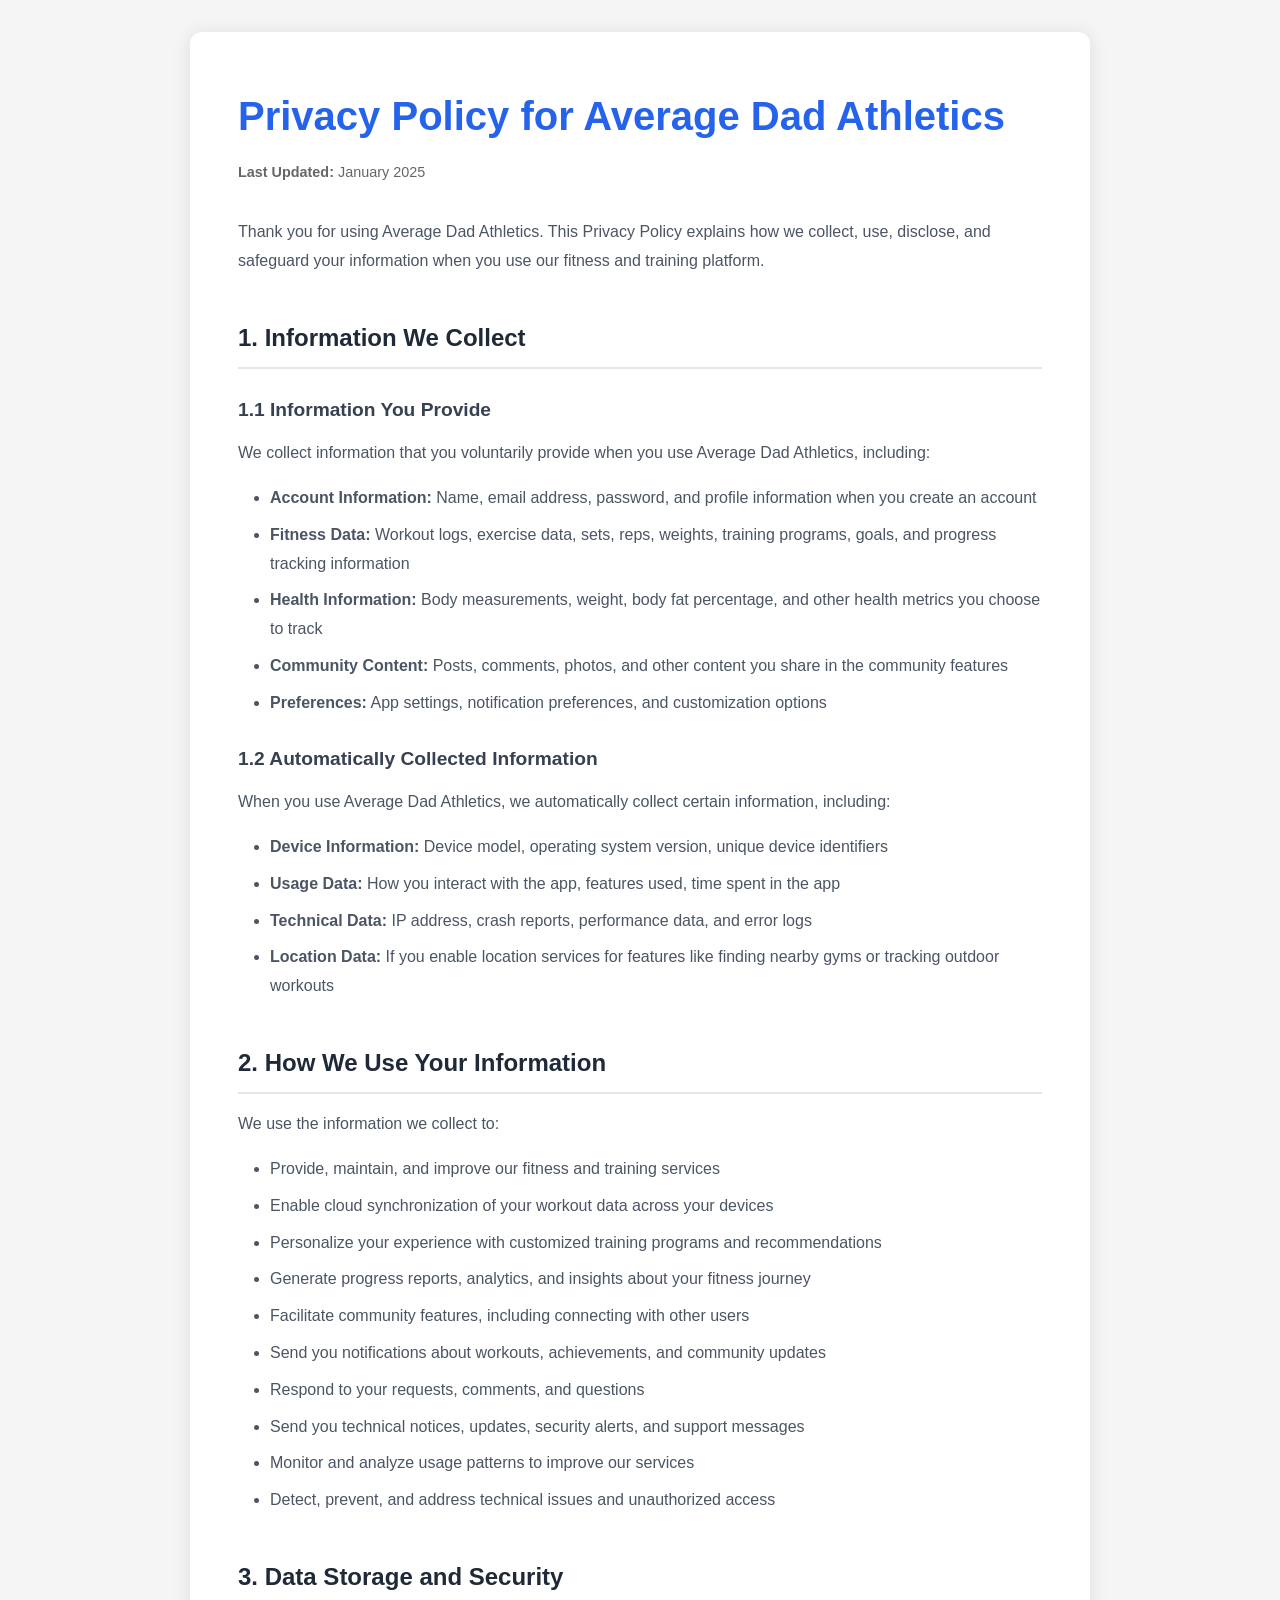
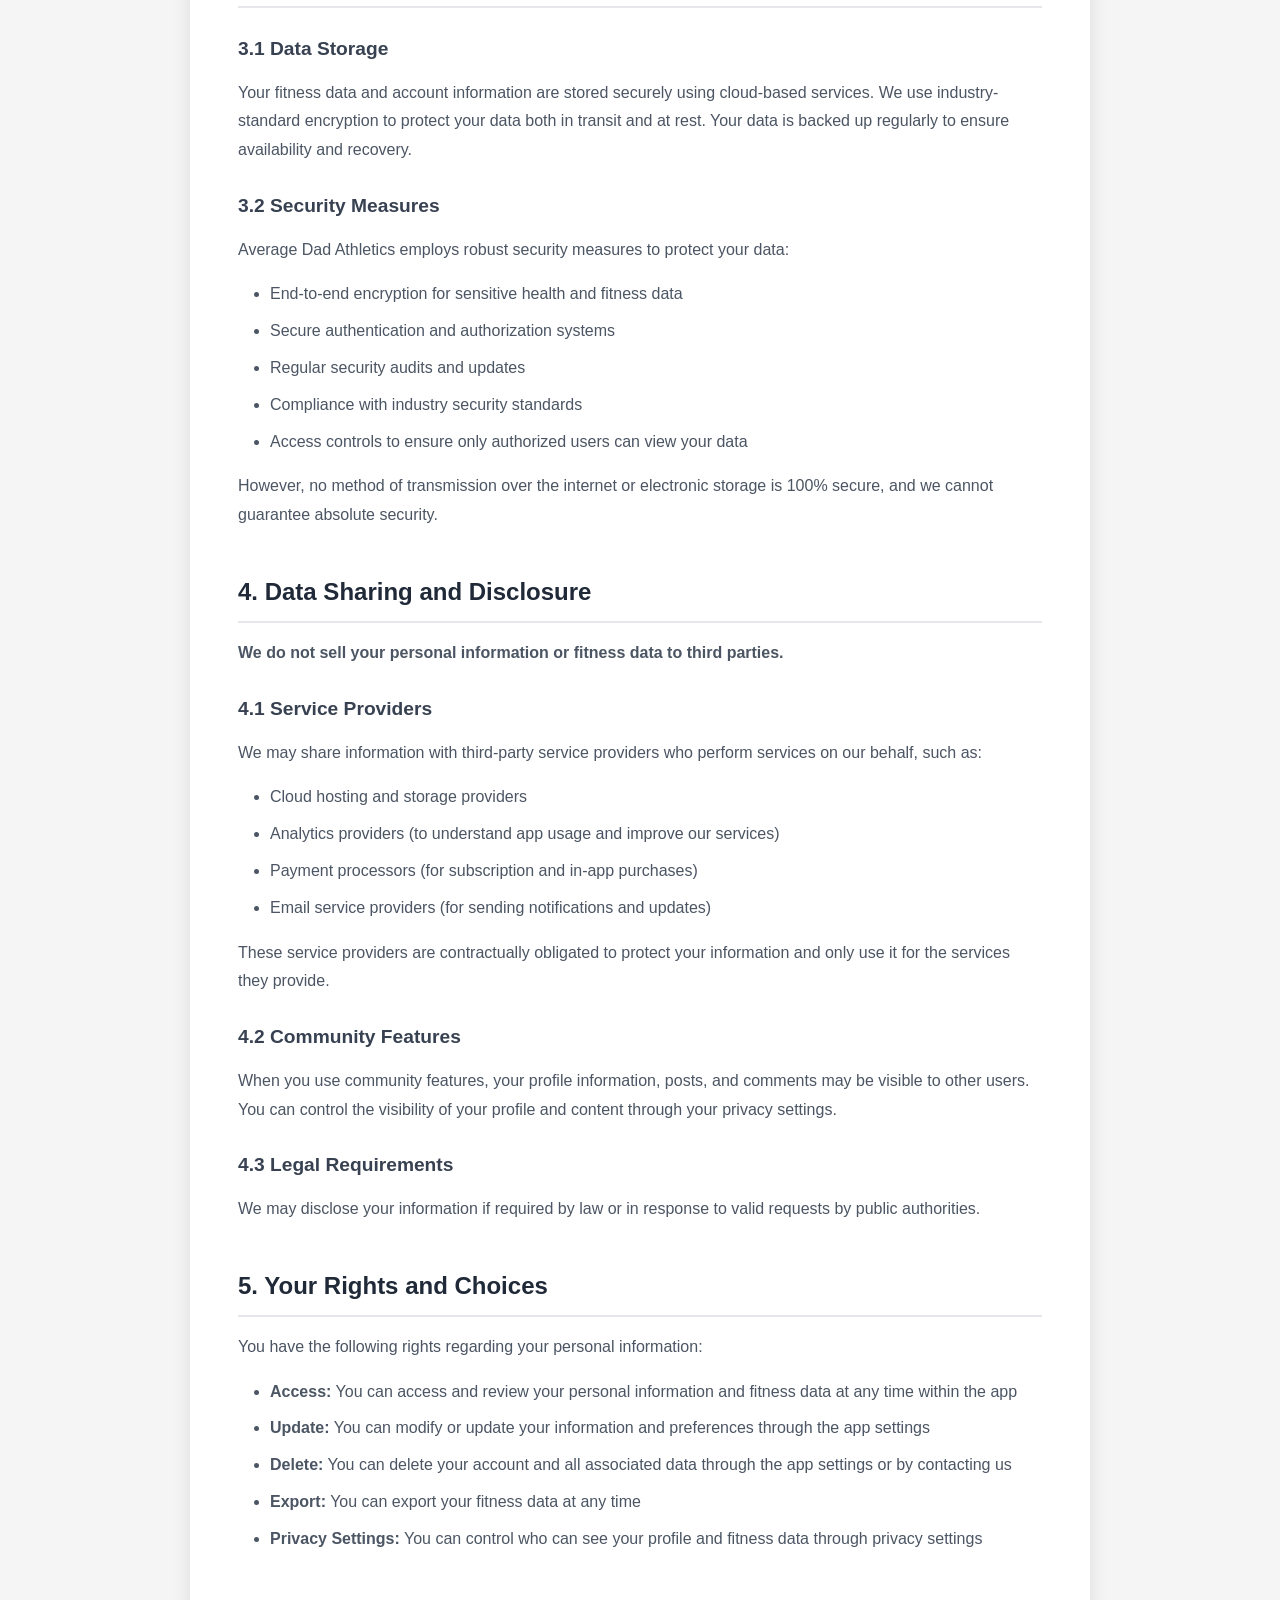
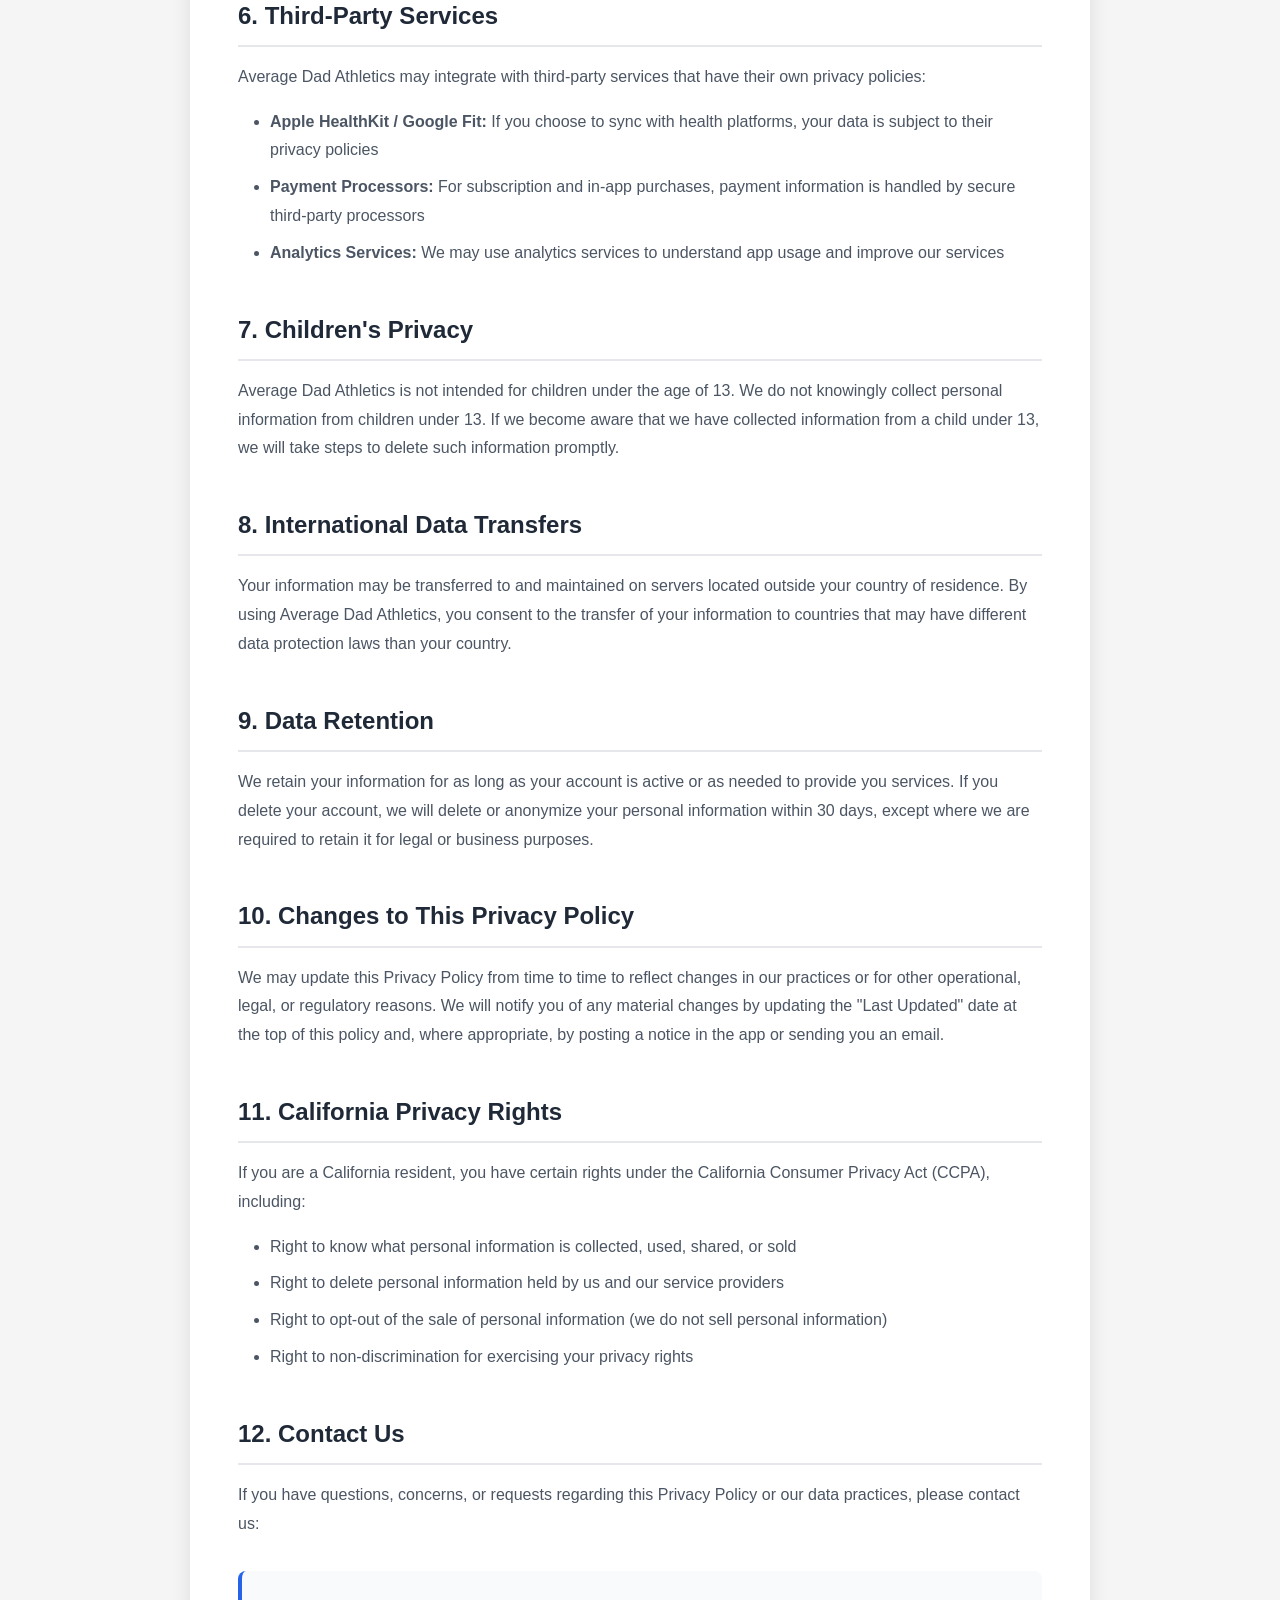
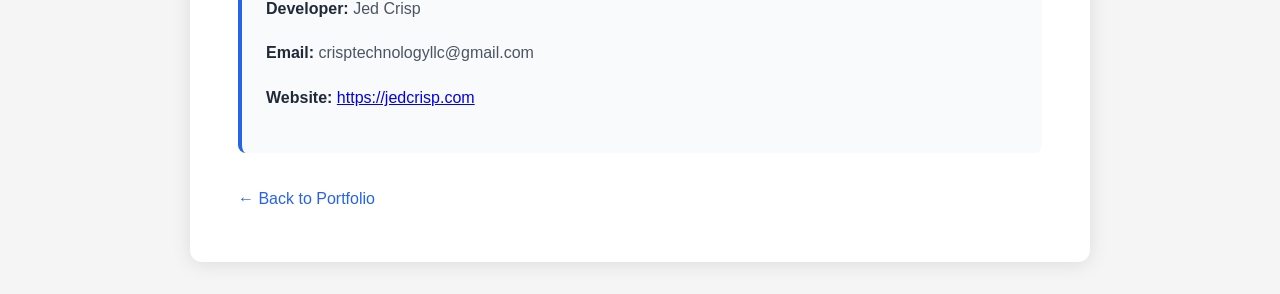
<file: averagedadathletics-privacy-policy.html>
<!DOCTYPE html>
<html lang="en">
<head>
    <meta charset="UTF-8">
    <meta name="viewport" content="width=device-width, initial-scale=1.0">
    <title>Average Dad Athletics Privacy Policy</title>
    <style>
        * {
            margin: 0;
            padding: 0;
            box-sizing: border-box;
        }
        
        body {
            font-family: -apple-system, BlinkMacSystemFont, 'Segoe UI', Roboto, Oxygen, Ubuntu, Cantarell, sans-serif;
            line-height: 1.8;
            color: #333;
            background: #f5f5f5;
            padding: 2rem 1rem;
        }
        
        .container {
            max-width: 900px;
            margin: 0 auto;
            background: white;
            padding: 3rem;
            border-radius: 12px;
            box-shadow: 0 2px 20px rgba(0, 0, 0, 0.1);
        }
        
        h1 {
            color: #2563eb;
            margin-bottom: 0.5rem;
            font-size: 2.5rem;
        }
        
        .last-updated {
            color: #666;
            margin-bottom: 2rem;
            font-size: 0.9rem;
        }
        
        h2 {
            color: #1f2937;
            margin-top: 2.5rem;
            margin-bottom: 1rem;
            font-size: 1.5rem;
            border-bottom: 2px solid #e5e7eb;
            padding-bottom: 0.5rem;
        }
        
        h3 {
            color: #374151;
            margin-top: 1.5rem;
            margin-bottom: 0.75rem;
            font-size: 1.2rem;
        }
        
        p {
            margin-bottom: 1rem;
            color: #4b5563;
        }
        
        ul {
            margin-left: 2rem;
            margin-bottom: 1rem;
        }
        
        li {
            margin-bottom: 0.5rem;
            color: #4b5563;
        }
        
        .contact-info {
            background: #f9fafb;
            padding: 1.5rem;
            border-radius: 8px;
            margin-top: 2rem;
            border-left: 4px solid #2563eb;
        }
        
        .contact-info strong {
            color: #1f2937;
        }
        
        .back-link {
            display: inline-block;
            margin-top: 2rem;
            color: #2563eb;
            text-decoration: none;
            font-weight: 500;
        }
        
        .back-link:hover {
            text-decoration: underline;
        }
        
        @media (max-width: 768px) {
            .container {
                padding: 2rem 1.5rem;
            }
            
            h1 {
                font-size: 2rem;
            }
        }
    </style>
</head>
<body>
    <div class="container">
        <h1>Privacy Policy for Average Dad Athletics</h1>
        <p class="last-updated"><strong>Last Updated:</strong> January 2025</p>

        <p>
            Thank you for using Average Dad Athletics. This Privacy Policy explains how we collect, use, disclose, and safeguard your information when you use our fitness and training platform.
        </p>

        <h2>1. Information We Collect</h2>
        
        <h3>1.1 Information You Provide</h3>
        <p>
            We collect information that you voluntarily provide when you use Average Dad Athletics, including:
        </p>
        <ul>
            <li><strong>Account Information:</strong> Name, email address, password, and profile information when you create an account</li>
            <li><strong>Fitness Data:</strong> Workout logs, exercise data, sets, reps, weights, training programs, goals, and progress tracking information</li>
            <li><strong>Health Information:</strong> Body measurements, weight, body fat percentage, and other health metrics you choose to track</li>
            <li><strong>Community Content:</strong> Posts, comments, photos, and other content you share in the community features</li>
            <li><strong>Preferences:</strong> App settings, notification preferences, and customization options</li>
        </ul>

        <h3>1.2 Automatically Collected Information</h3>
        <p>
            When you use Average Dad Athletics, we automatically collect certain information, including:
        </p>
        <ul>
            <li><strong>Device Information:</strong> Device model, operating system version, unique device identifiers</li>
            <li><strong>Usage Data:</strong> How you interact with the app, features used, time spent in the app</li>
            <li><strong>Technical Data:</strong> IP address, crash reports, performance data, and error logs</li>
            <li><strong>Location Data:</strong> If you enable location services for features like finding nearby gyms or tracking outdoor workouts</li>
        </ul>

        <h2>2. How We Use Your Information</h2>
        
        <p>We use the information we collect to:</p>
        <ul>
            <li>Provide, maintain, and improve our fitness and training services</li>
            <li>Enable cloud synchronization of your workout data across your devices</li>
            <li>Personalize your experience with customized training programs and recommendations</li>
            <li>Generate progress reports, analytics, and insights about your fitness journey</li>
            <li>Facilitate community features, including connecting with other users</li>
            <li>Send you notifications about workouts, achievements, and community updates</li>
            <li>Respond to your requests, comments, and questions</li>
            <li>Send you technical notices, updates, security alerts, and support messages</li>
            <li>Monitor and analyze usage patterns to improve our services</li>
            <li>Detect, prevent, and address technical issues and unauthorized access</li>
        </ul>

        <h2>3. Data Storage and Security</h2>
        
        <h3>3.1 Data Storage</h3>
        <p>
            Your fitness data and account information are stored securely using cloud-based services. We use industry-standard encryption to protect your data both in transit and at rest. Your data is backed up regularly to ensure availability and recovery.
        </p>
        
        <h3>3.2 Security Measures</h3>
        <p>
            Average Dad Athletics employs robust security measures to protect your data:
        </p>
        <ul>
            <li>End-to-end encryption for sensitive health and fitness data</li>
            <li>Secure authentication and authorization systems</li>
            <li>Regular security audits and updates</li>
            <li>Compliance with industry security standards</li>
            <li>Access controls to ensure only authorized users can view your data</li>
        </ul>

        <p>
            However, no method of transmission over the internet or electronic storage is 100% secure, and we cannot guarantee absolute security.
        </p>

        <h2>4. Data Sharing and Disclosure</h2>
        
        <p><strong>We do not sell your personal information or fitness data to third parties.</strong></p>

        <h3>4.1 Service Providers</h3>
        <p>
            We may share information with third-party service providers who perform services on our behalf, such as:
        </p>
        <ul>
            <li>Cloud hosting and storage providers</li>
            <li>Analytics providers (to understand app usage and improve our services)</li>
            <li>Payment processors (for subscription and in-app purchases)</li>
            <li>Email service providers (for sending notifications and updates)</li>
        </ul>
        <p>
            These service providers are contractually obligated to protect your information and only use it for the services they provide.
        </p>

        <h3>4.2 Community Features</h3>
        <p>
            When you use community features, your profile information, posts, and comments may be visible to other users. You can control the visibility of your profile and content through your privacy settings.
        </p>

        <h3>4.3 Legal Requirements</h3>
        <p>
            We may disclose your information if required by law or in response to valid requests by public authorities.
        </p>

        <h2>5. Your Rights and Choices</h2>
        
        <p>You have the following rights regarding your personal information:</p>
        <ul>
            <li><strong>Access:</strong> You can access and review your personal information and fitness data at any time within the app</li>
            <li><strong>Update:</strong> You can modify or update your information and preferences through the app settings</li>
            <li><strong>Delete:</strong> You can delete your account and all associated data through the app settings or by contacting us</li>
            <li><strong>Export:</strong> You can export your fitness data at any time</li>
            <li><strong>Privacy Settings:</strong> You can control who can see your profile and fitness data through privacy settings</li>
        </ul>

        <h2>6. Third-Party Services</h2>
        
        <p>
            Average Dad Athletics may integrate with third-party services that have their own privacy policies:
        </p>
        <ul>
            <li><strong>Apple HealthKit / Google Fit:</strong> If you choose to sync with health platforms, your data is subject to their privacy policies</li>
            <li><strong>Payment Processors:</strong> For subscription and in-app purchases, payment information is handled by secure third-party processors</li>
            <li><strong>Analytics Services:</strong> We may use analytics services to understand app usage and improve our services</li>
        </ul>

        <h2>7. Children's Privacy</h2>
        
        <p>
            Average Dad Athletics is not intended for children under the age of 13. We do not knowingly collect personal information from children under 13. If we become aware that we have collected information from a child under 13, we will take steps to delete such information promptly.
        </p>

        <h2>8. International Data Transfers</h2>
        
        <p>
            Your information may be transferred to and maintained on servers located outside your country of residence. By using Average Dad Athletics, you consent to the transfer of your information to countries that may have different data protection laws than your country.
        </p>

        <h2>9. Data Retention</h2>
        
        <p>
            We retain your information for as long as your account is active or as needed to provide you services. If you delete your account, we will delete or anonymize your personal information within 30 days, except where we are required to retain it for legal or business purposes.
        </p>

        <h2>10. Changes to This Privacy Policy</h2>
        
        <p>
            We may update this Privacy Policy from time to time to reflect changes in our practices or for other operational, legal, or regulatory reasons. We will notify you of any material changes by updating the "Last Updated" date at the top of this policy and, where appropriate, by posting a notice in the app or sending you an email.
        </p>

        <h2>11. California Privacy Rights</h2>
        
        <p>
            If you are a California resident, you have certain rights under the California Consumer Privacy Act (CCPA), including:
        </p>
        <ul>
            <li>Right to know what personal information is collected, used, shared, or sold</li>
            <li>Right to delete personal information held by us and our service providers</li>
            <li>Right to opt-out of the sale of personal information (we do not sell personal information)</li>
            <li>Right to non-discrimination for exercising your privacy rights</li>
        </ul>

        <h2>12. Contact Us</h2>
        
        <p>
            If you have questions, concerns, or requests regarding this Privacy Policy or our data practices, please contact us:
        </p>
        
        <div class="contact-info">
            <p><strong>Developer:</strong> Jed Crisp</p>
            <p><strong>Email:</strong> crisptechnologyllc@gmail.com</p>
            <p><strong>Website:</strong> <a href="https://jedcrisp.com">https://jedcrisp.com</a></p>
        </div>

        <a href="index.html" class="back-link">← Back to Portfolio</a>
    </div>
</body>
</html>
</file>
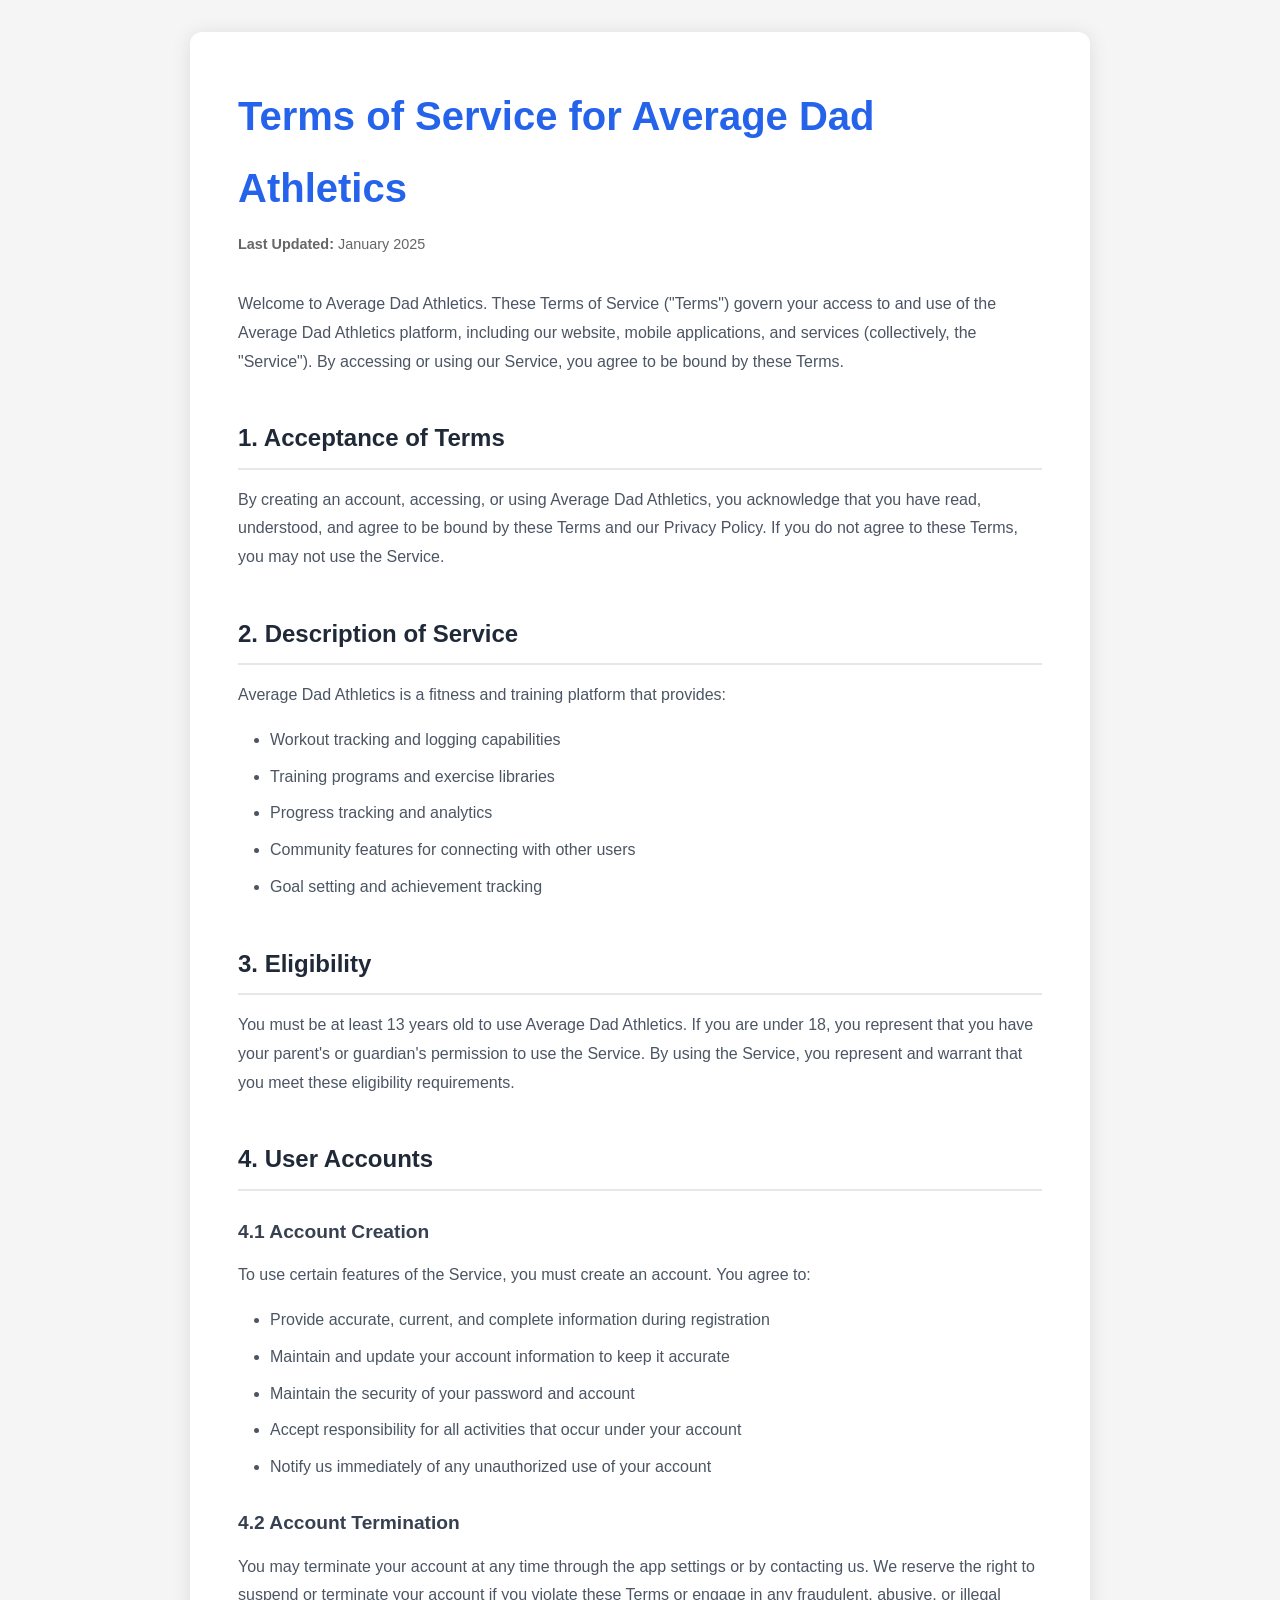
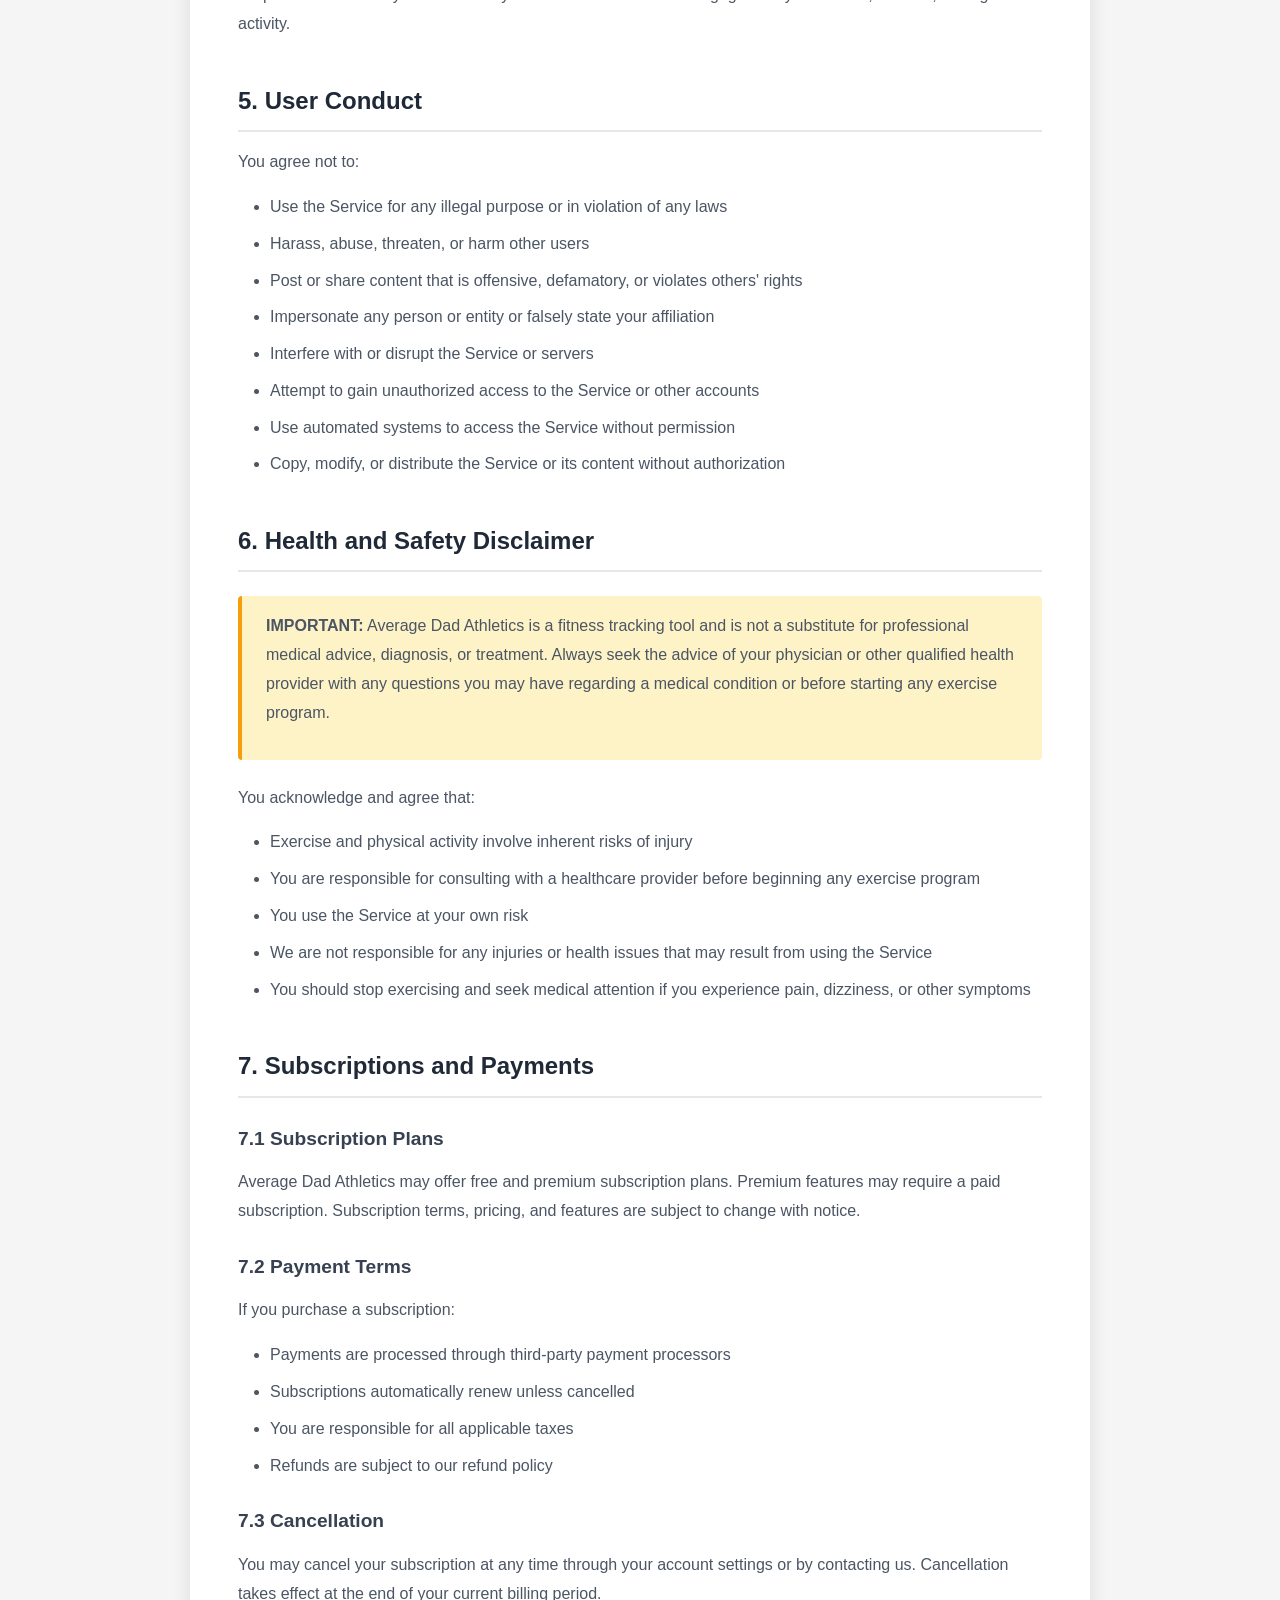
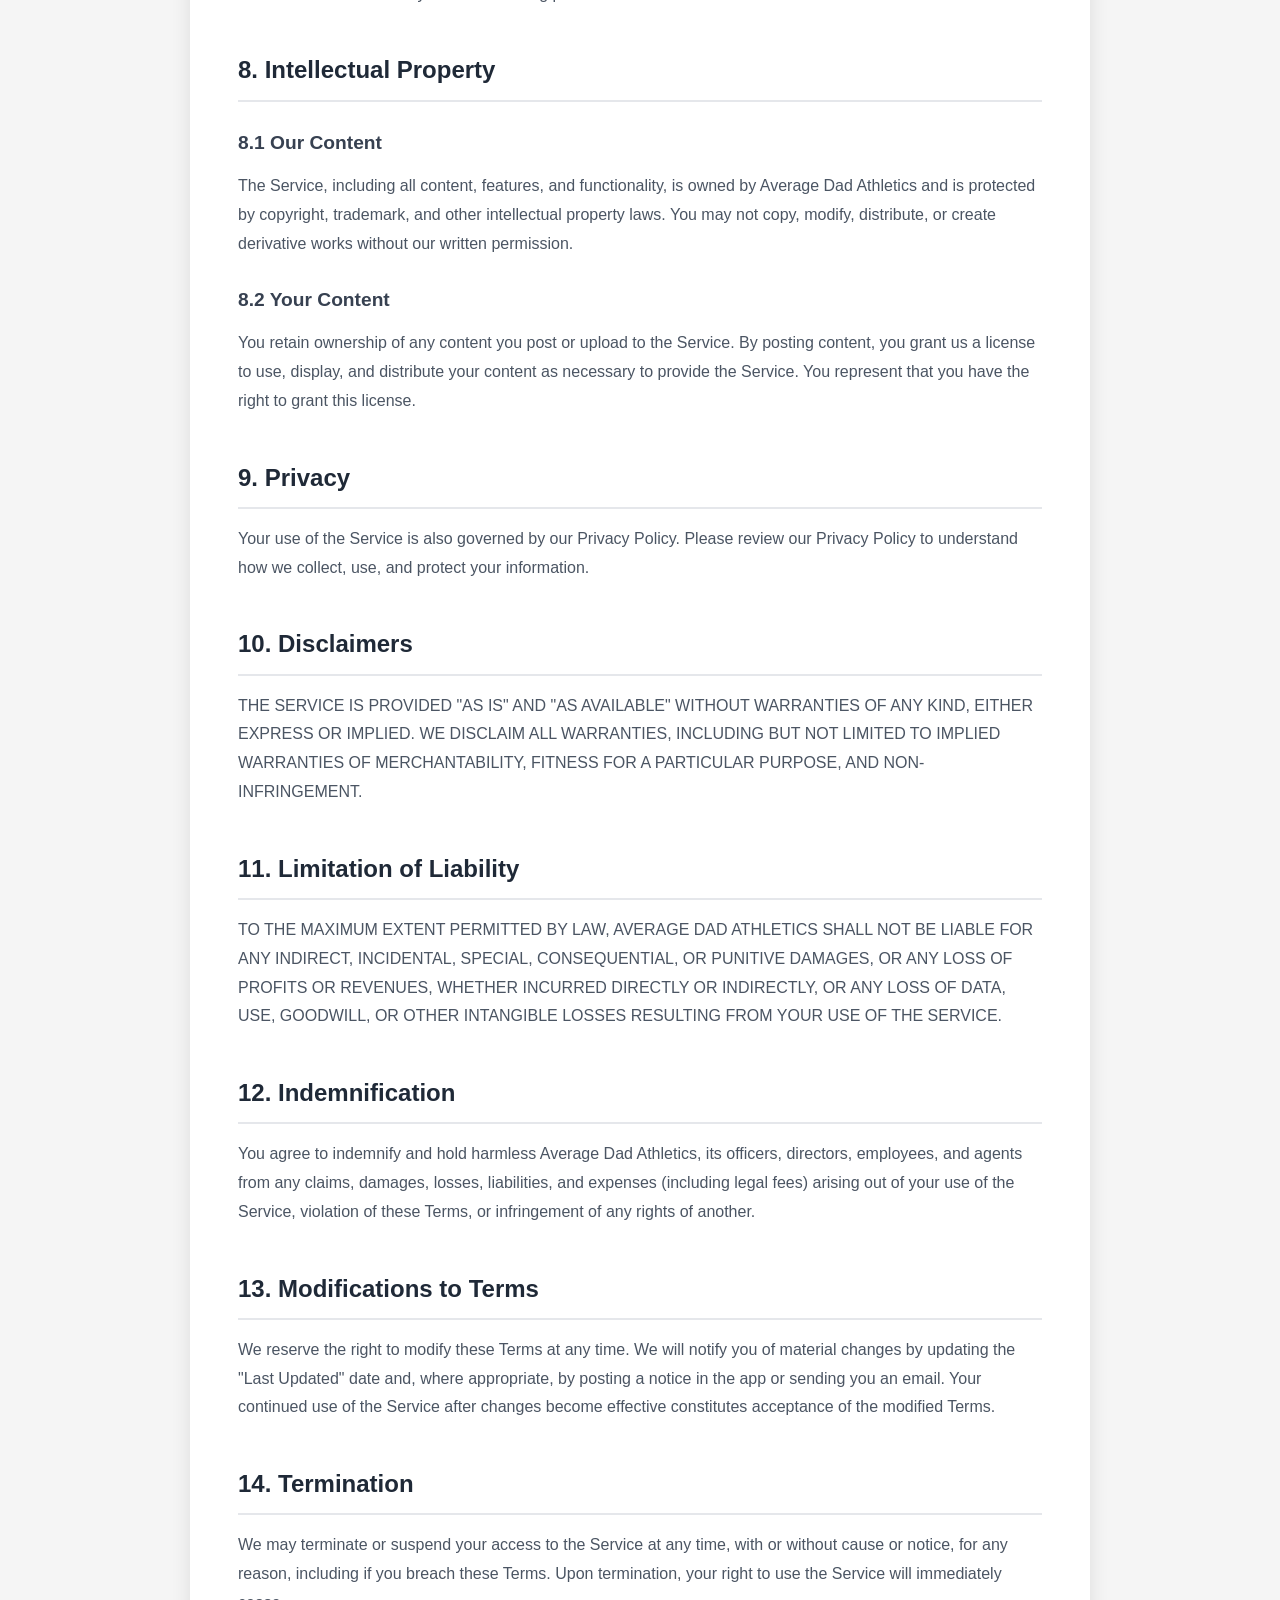
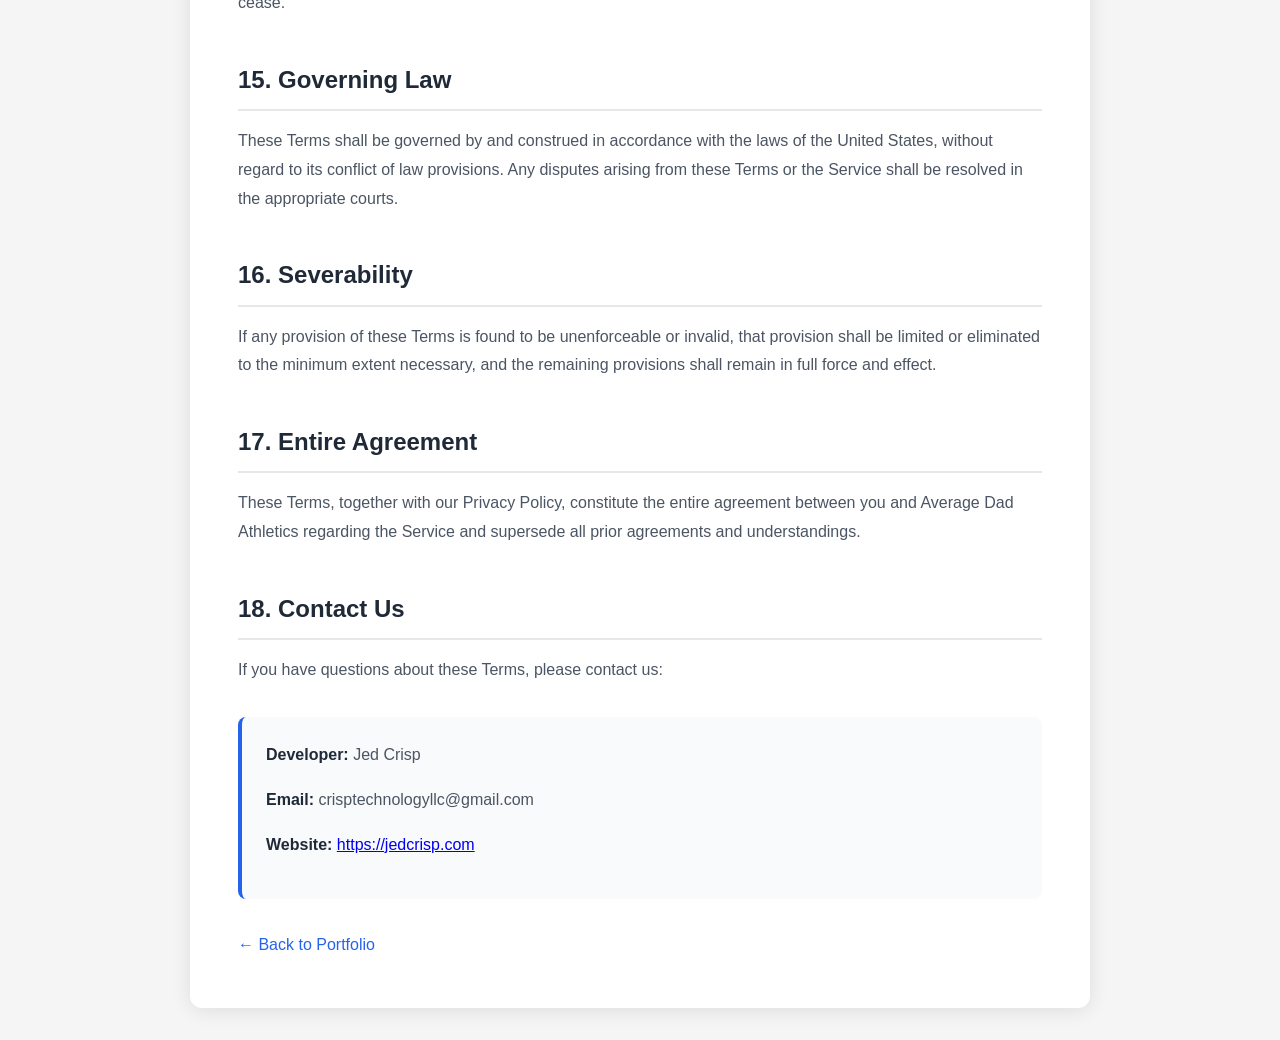
<file: averagedadathletics-terms.html>
<!DOCTYPE html>
<html lang="en">
<head>
    <meta charset="UTF-8">
    <meta name="viewport" content="width=device-width, initial-scale=1.0">
    <title>Average Dad Athletics Terms of Service</title>
    <style>
        * {
            margin: 0;
            padding: 0;
            box-sizing: border-box;
        }
        
        body {
            font-family: -apple-system, BlinkMacSystemFont, 'Segoe UI', Roboto, Oxygen, Ubuntu, Cantarell, sans-serif;
            line-height: 1.8;
            color: #333;
            background: #f5f5f5;
            padding: 2rem 1rem;
        }
        
        .container {
            max-width: 900px;
            margin: 0 auto;
            background: white;
            padding: 3rem;
            border-radius: 12px;
            box-shadow: 0 2px 20px rgba(0, 0, 0, 0.1);
        }
        
        h1 {
            color: #2563eb;
            margin-bottom: 0.5rem;
            font-size: 2.5rem;
        }
        
        .last-updated {
            color: #666;
            margin-bottom: 2rem;
            font-size: 0.9rem;
        }
        
        h2 {
            color: #1f2937;
            margin-top: 2.5rem;
            margin-bottom: 1rem;
            font-size: 1.5rem;
            border-bottom: 2px solid #e5e7eb;
            padding-bottom: 0.5rem;
        }
        
        h3 {
            color: #374151;
            margin-top: 1.5rem;
            margin-bottom: 0.75rem;
            font-size: 1.2rem;
        }
        
        p {
            margin-bottom: 1rem;
            color: #4b5563;
        }
        
        ul {
            margin-left: 2rem;
            margin-bottom: 1rem;
        }
        
        li {
            margin-bottom: 0.5rem;
            color: #4b5563;
        }
        
        .contact-info {
            background: #f9fafb;
            padding: 1.5rem;
            border-radius: 8px;
            margin-top: 2rem;
            border-left: 4px solid #2563eb;
        }
        
        .contact-info strong {
            color: #1f2937;
        }
        
        .back-link {
            display: inline-block;
            margin-top: 2rem;
            color: #2563eb;
            text-decoration: none;
            font-weight: 500;
        }
        
        .back-link:hover {
            text-decoration: underline;
        }
        
        .warning-box {
            background: #fef3c7;
            border-left: 4px solid #f59e0b;
            padding: 1rem 1.5rem;
            margin: 1.5rem 0;
            border-radius: 4px;
        }
        
        @media (max-width: 768px) {
            .container {
                padding: 2rem 1.5rem;
            }
            
            h1 {
                font-size: 2rem;
            }
        }
    </style>
</head>
<body>
    <div class="container">
        <h1>Terms of Service for Average Dad Athletics</h1>
        <p class="last-updated"><strong>Last Updated:</strong> January 2025</p>

        <p>
            Welcome to Average Dad Athletics. These Terms of Service ("Terms") govern your access to and use of the Average Dad Athletics platform, including our website, mobile applications, and services (collectively, the "Service"). By accessing or using our Service, you agree to be bound by these Terms.
        </p>

        <h2>1. Acceptance of Terms</h2>
        
        <p>
            By creating an account, accessing, or using Average Dad Athletics, you acknowledge that you have read, understood, and agree to be bound by these Terms and our Privacy Policy. If you do not agree to these Terms, you may not use the Service.
        </p>

        <h2>2. Description of Service</h2>
        
        <p>
            Average Dad Athletics is a fitness and training platform that provides:
        </p>
        <ul>
            <li>Workout tracking and logging capabilities</li>
            <li>Training programs and exercise libraries</li>
            <li>Progress tracking and analytics</li>
            <li>Community features for connecting with other users</li>
            <li>Goal setting and achievement tracking</li>
        </ul>

        <h2>3. Eligibility</h2>
        
        <p>
            You must be at least 13 years old to use Average Dad Athletics. If you are under 18, you represent that you have your parent's or guardian's permission to use the Service. By using the Service, you represent and warrant that you meet these eligibility requirements.
        </p>

        <h2>4. User Accounts</h2>
        
        <h3>4.1 Account Creation</h3>
        <p>
            To use certain features of the Service, you must create an account. You agree to:
        </p>
        <ul>
            <li>Provide accurate, current, and complete information during registration</li>
            <li>Maintain and update your account information to keep it accurate</li>
            <li>Maintain the security of your password and account</li>
            <li>Accept responsibility for all activities that occur under your account</li>
            <li>Notify us immediately of any unauthorized use of your account</li>
        </ul>

        <h3>4.2 Account Termination</h3>
        <p>
            You may terminate your account at any time through the app settings or by contacting us. We reserve the right to suspend or terminate your account if you violate these Terms or engage in any fraudulent, abusive, or illegal activity.
        </p>

        <h2>5. User Conduct</h2>
        
        <p>You agree not to:</p>
        <ul>
            <li>Use the Service for any illegal purpose or in violation of any laws</li>
            <li>Harass, abuse, threaten, or harm other users</li>
            <li>Post or share content that is offensive, defamatory, or violates others' rights</li>
            <li>Impersonate any person or entity or falsely state your affiliation</li>
            <li>Interfere with or disrupt the Service or servers</li>
            <li>Attempt to gain unauthorized access to the Service or other accounts</li>
            <li>Use automated systems to access the Service without permission</li>
            <li>Copy, modify, or distribute the Service or its content without authorization</li>
        </ul>

        <h2>6. Health and Safety Disclaimer</h2>
        
        <div class="warning-box">
            <p><strong>IMPORTANT:</strong> Average Dad Athletics is a fitness tracking tool and is not a substitute for professional medical advice, diagnosis, or treatment. Always seek the advice of your physician or other qualified health provider with any questions you may have regarding a medical condition or before starting any exercise program.</p>
        </div>
        
        <p>
            You acknowledge and agree that:
        </p>
        <ul>
            <li>Exercise and physical activity involve inherent risks of injury</li>
            <li>You are responsible for consulting with a healthcare provider before beginning any exercise program</li>
            <li>You use the Service at your own risk</li>
            <li>We are not responsible for any injuries or health issues that may result from using the Service</li>
            <li>You should stop exercising and seek medical attention if you experience pain, dizziness, or other symptoms</li>
        </ul>

        <h2>7. Subscriptions and Payments</h2>
        
        <h3>7.1 Subscription Plans</h3>
        <p>
            Average Dad Athletics may offer free and premium subscription plans. Premium features may require a paid subscription. Subscription terms, pricing, and features are subject to change with notice.
        </p>

        <h3>7.2 Payment Terms</h3>
        <p>
            If you purchase a subscription:
        </p>
        <ul>
            <li>Payments are processed through third-party payment processors</li>
            <li>Subscriptions automatically renew unless cancelled</li>
            <li>You are responsible for all applicable taxes</li>
            <li>Refunds are subject to our refund policy</li>
        </ul>

        <h3>7.3 Cancellation</h3>
        <p>
            You may cancel your subscription at any time through your account settings or by contacting us. Cancellation takes effect at the end of your current billing period.
        </p>

        <h2>8. Intellectual Property</h2>
        
        <h3>8.1 Our Content</h3>
        <p>
            The Service, including all content, features, and functionality, is owned by Average Dad Athletics and is protected by copyright, trademark, and other intellectual property laws. You may not copy, modify, distribute, or create derivative works without our written permission.
        </p>

        <h3>8.2 Your Content</h3>
        <p>
            You retain ownership of any content you post or upload to the Service. By posting content, you grant us a license to use, display, and distribute your content as necessary to provide the Service. You represent that you have the right to grant this license.
        </p>

        <h2>9. Privacy</h2>
        
        <p>
            Your use of the Service is also governed by our Privacy Policy. Please review our Privacy Policy to understand how we collect, use, and protect your information.
        </p>

        <h2>10. Disclaimers</h2>
        
        <p>
            THE SERVICE IS PROVIDED "AS IS" AND "AS AVAILABLE" WITHOUT WARRANTIES OF ANY KIND, EITHER EXPRESS OR IMPLIED. WE DISCLAIM ALL WARRANTIES, INCLUDING BUT NOT LIMITED TO IMPLIED WARRANTIES OF MERCHANTABILITY, FITNESS FOR A PARTICULAR PURPOSE, AND NON-INFRINGEMENT.
        </p>

        <h2>11. Limitation of Liability</h2>
        
        <p>
            TO THE MAXIMUM EXTENT PERMITTED BY LAW, AVERAGE DAD ATHLETICS SHALL NOT BE LIABLE FOR ANY INDIRECT, INCIDENTAL, SPECIAL, CONSEQUENTIAL, OR PUNITIVE DAMAGES, OR ANY LOSS OF PROFITS OR REVENUES, WHETHER INCURRED DIRECTLY OR INDIRECTLY, OR ANY LOSS OF DATA, USE, GOODWILL, OR OTHER INTANGIBLE LOSSES RESULTING FROM YOUR USE OF THE SERVICE.
        </p>

        <h2>12. Indemnification</h2>
        
        <p>
            You agree to indemnify and hold harmless Average Dad Athletics, its officers, directors, employees, and agents from any claims, damages, losses, liabilities, and expenses (including legal fees) arising out of your use of the Service, violation of these Terms, or infringement of any rights of another.
        </p>

        <h2>13. Modifications to Terms</h2>
        
        <p>
            We reserve the right to modify these Terms at any time. We will notify you of material changes by updating the "Last Updated" date and, where appropriate, by posting a notice in the app or sending you an email. Your continued use of the Service after changes become effective constitutes acceptance of the modified Terms.
        </p>

        <h2>14. Termination</h2>
        
        <p>
            We may terminate or suspend your access to the Service at any time, with or without cause or notice, for any reason, including if you breach these Terms. Upon termination, your right to use the Service will immediately cease.
        </p>

        <h2>15. Governing Law</h2>
        
        <p>
            These Terms shall be governed by and construed in accordance with the laws of the United States, without regard to its conflict of law provisions. Any disputes arising from these Terms or the Service shall be resolved in the appropriate courts.
        </p>

        <h2>16. Severability</h2>
        
        <p>
            If any provision of these Terms is found to be unenforceable or invalid, that provision shall be limited or eliminated to the minimum extent necessary, and the remaining provisions shall remain in full force and effect.
        </p>

        <h2>17. Entire Agreement</h2>
        
        <p>
            These Terms, together with our Privacy Policy, constitute the entire agreement between you and Average Dad Athletics regarding the Service and supersede all prior agreements and understandings.
        </p>

        <h2>18. Contact Us</h2>
        
        <p>
            If you have questions about these Terms, please contact us:
        </p>
        
        <div class="contact-info">
            <p><strong>Developer:</strong> Jed Crisp</p>
            <p><strong>Email:</strong> crisptechnologyllc@gmail.com</p>
            <p><strong>Website:</strong> <a href="https://jedcrisp.com">https://jedcrisp.com</a></p>
        </div>

        <a href="index.html" class="back-link">← Back to Portfolio</a>
    </div>
</body>
</html>
</file>
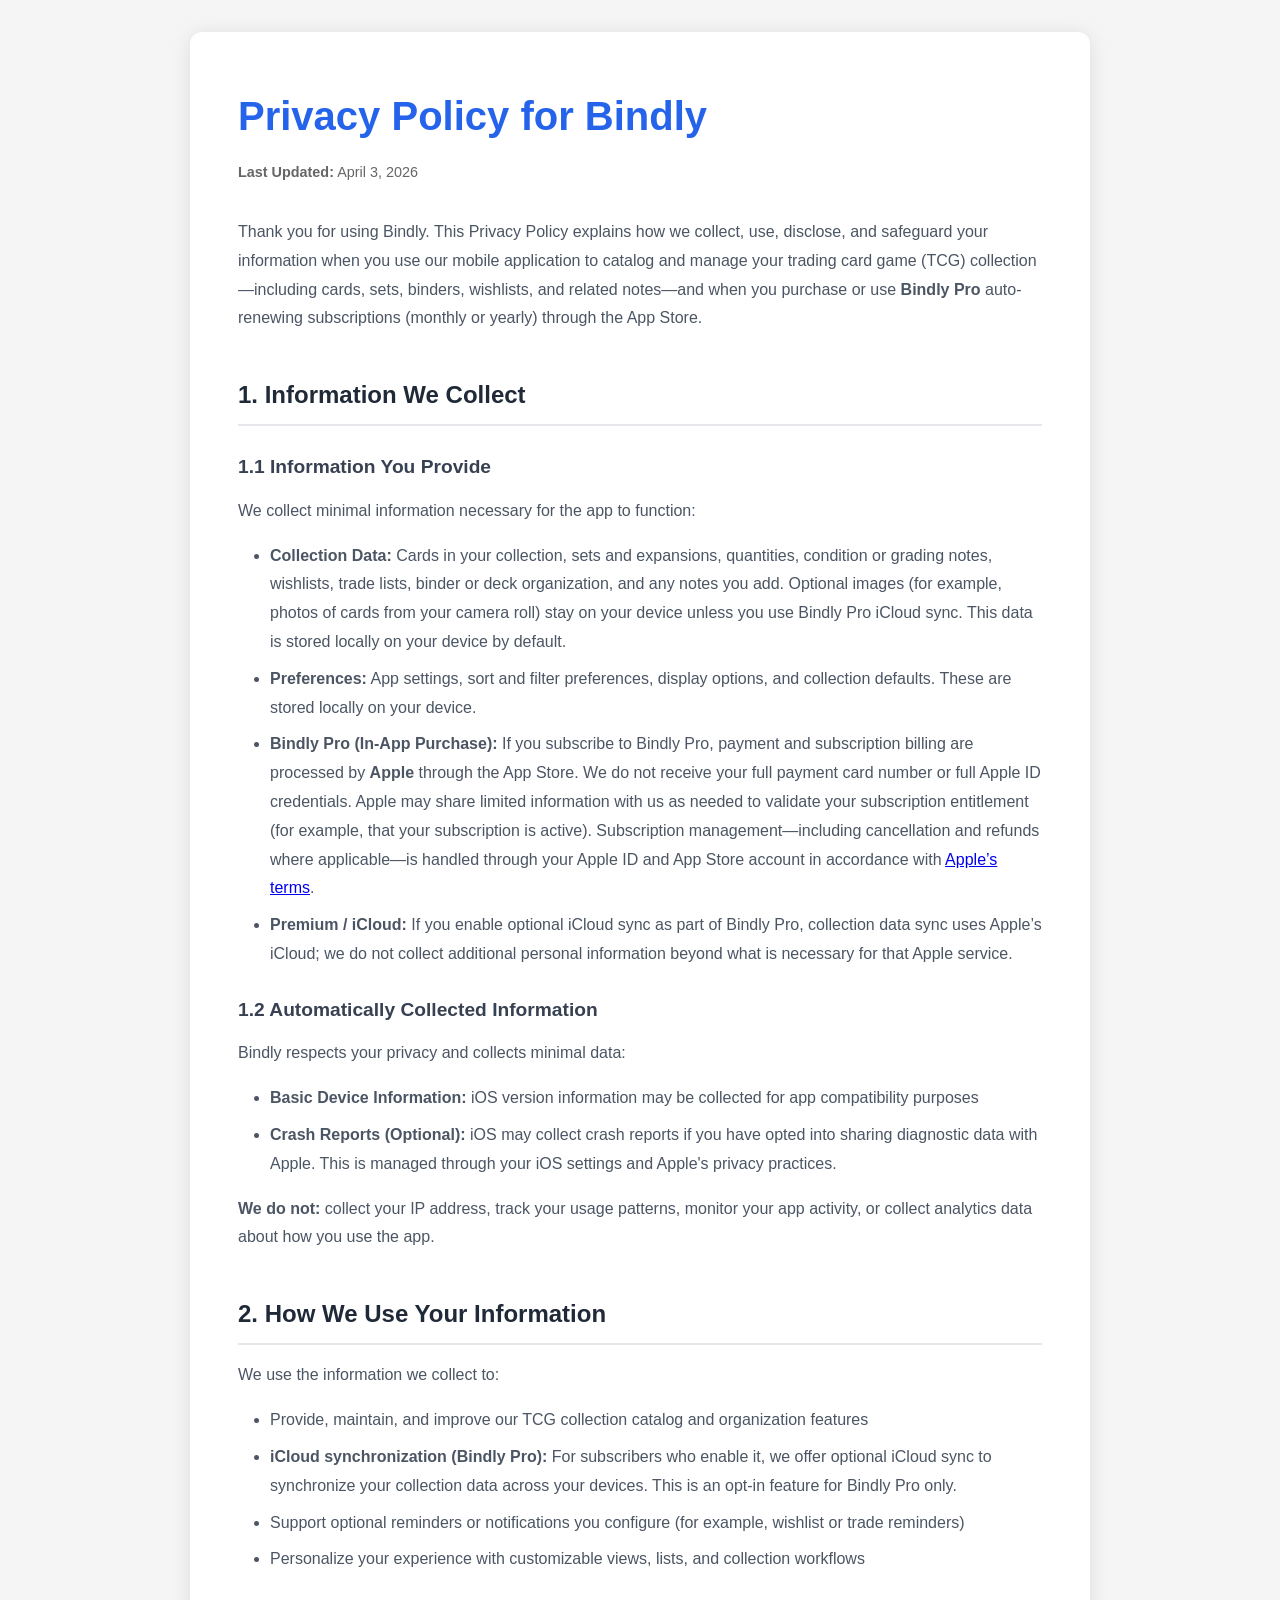
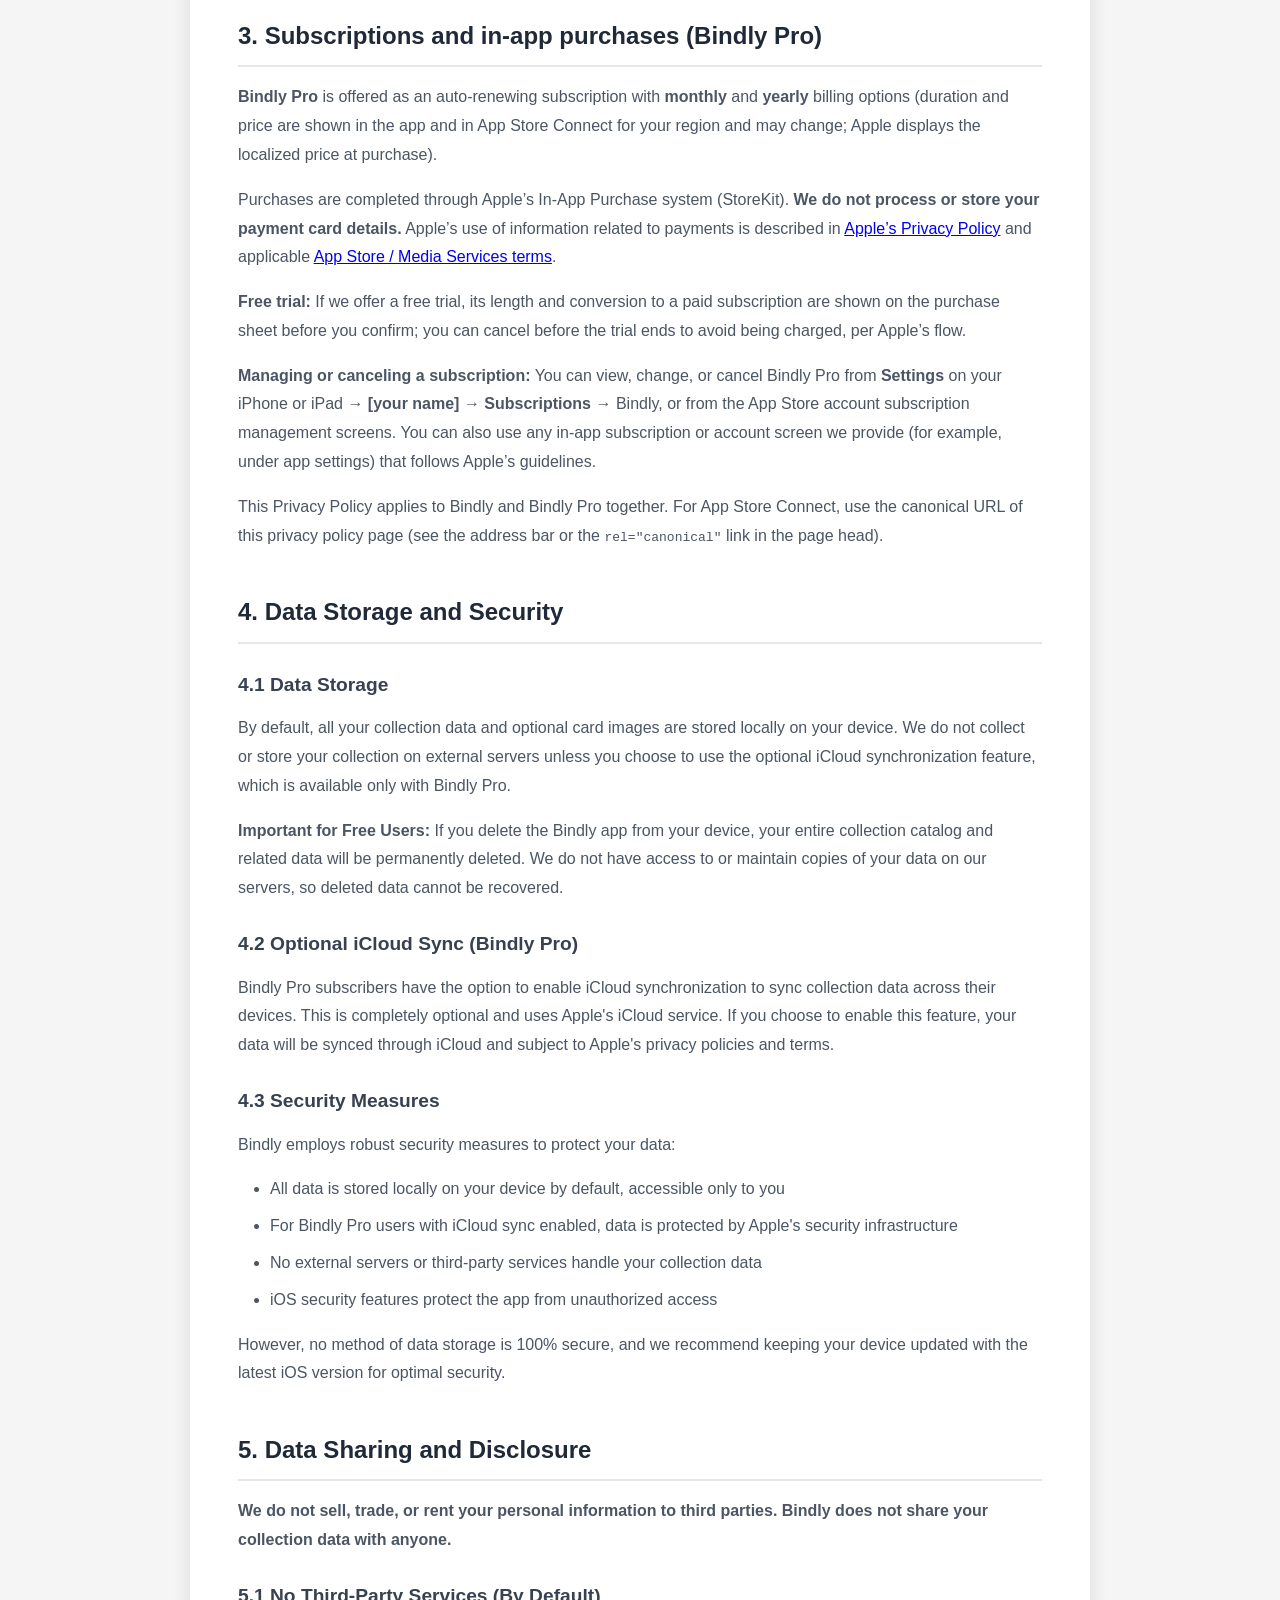
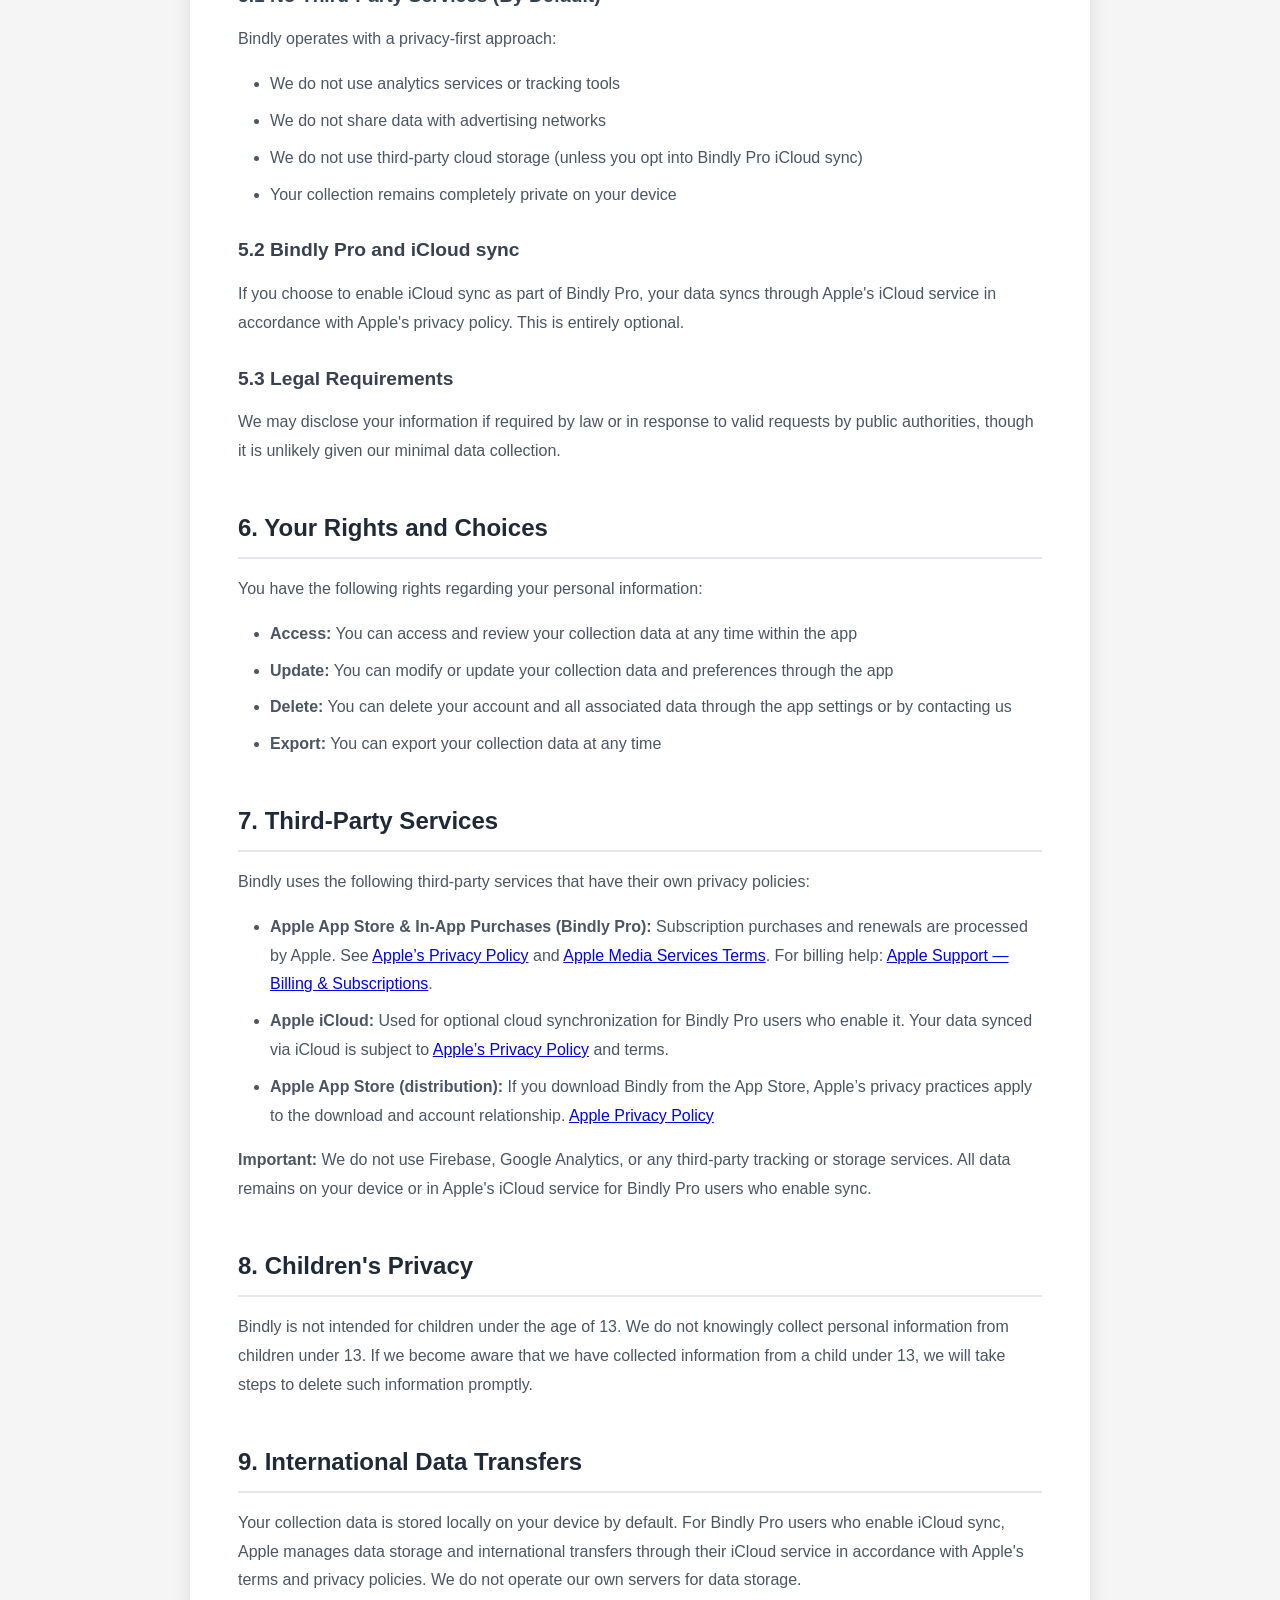
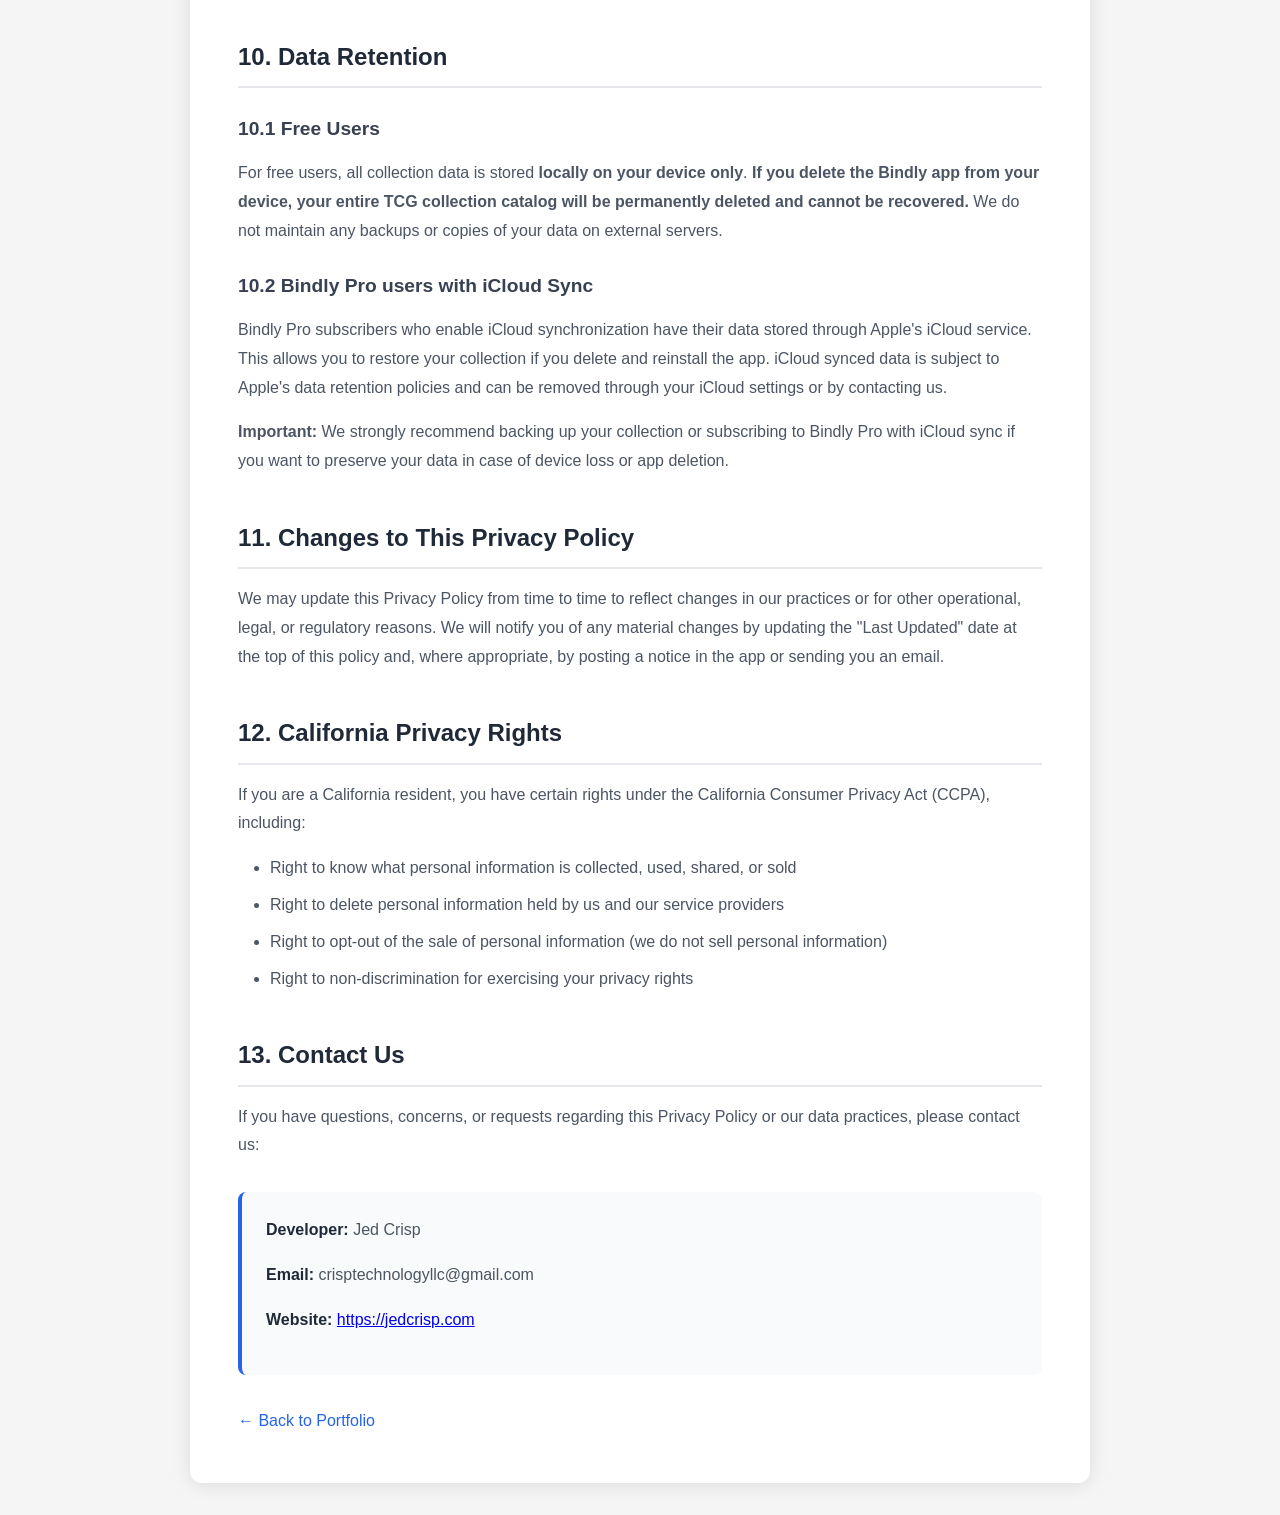
<file: bindly-privacy-policy.html>
<!DOCTYPE html>
<html lang="en">
<head>
    <meta charset="UTF-8">
    <meta name="viewport" content="width=device-width, initial-scale=1.0">
    <meta name="description" content="Privacy Policy for Bindly and Bindly Pro (monthly and yearly) subscriptions. Use this URL in App Store Connect for the app and subscription groups.">
    <link rel="canonical" href="https://jedcrisp.com/bindly-privacy-policy.html">
    <title>Bindly Privacy Policy</title>
    <style>
        * {
            margin: 0;
            padding: 0;
            box-sizing: border-box;
        }
        
        body {
            font-family: -apple-system, BlinkMacSystemFont, 'Segoe UI', Roboto, Oxygen, Ubuntu, Cantarell, sans-serif;
            line-height: 1.8;
            color: #333;
            background: #f5f5f5;
            padding: 2rem 1rem;
        }
        
        .container {
            max-width: 900px;
            margin: 0 auto;
            background: white;
            padding: 3rem;
            border-radius: 12px;
            box-shadow: 0 2px 20px rgba(0, 0, 0, 0.1);
        }
        
        h1 {
            color: #2563eb;
            margin-bottom: 0.5rem;
            font-size: 2.5rem;
        }
        
        .last-updated {
            color: #666;
            margin-bottom: 2rem;
            font-size: 0.9rem;
        }
        
        h2 {
            color: #1f2937;
            margin-top: 2.5rem;
            margin-bottom: 1rem;
            font-size: 1.5rem;
            border-bottom: 2px solid #e5e7eb;
            padding-bottom: 0.5rem;
        }
        
        h3 {
            color: #374151;
            margin-top: 1.5rem;
            margin-bottom: 0.75rem;
            font-size: 1.2rem;
        }
        
        p {
            margin-bottom: 1rem;
            color: #4b5563;
        }
        
        ul {
            margin-left: 2rem;
            margin-bottom: 1rem;
        }
        
        li {
            margin-bottom: 0.5rem;
            color: #4b5563;
        }
        
        .contact-info {
            background: #f9fafb;
            padding: 1.5rem;
            border-radius: 8px;
            margin-top: 2rem;
            border-left: 4px solid #2563eb;
        }
        
        .contact-info strong {
            color: #1f2937;
        }
        
        .back-link {
            display: inline-block;
            margin-top: 2rem;
            color: #2563eb;
            text-decoration: none;
            font-weight: 500;
        }
        
        .back-link:hover {
            text-decoration: underline;
        }
        
        @media (max-width: 768px) {
            .container {
                padding: 2rem 1.5rem;
            }
            
            h1 {
                font-size: 2rem;
            }
        }
    </style>
</head>
<body>
    <div class="container">
        <h1>Privacy Policy for Bindly</h1>
        <p class="last-updated"><strong>Last Updated:</strong> April 3, 2026</p>

        <p>
            Thank you for using Bindly. This Privacy Policy explains how we collect, use, disclose, and safeguard your information when you use our mobile application to catalog and manage your trading card game (TCG) collection—including cards, sets, binders, wishlists, and related notes—and when you purchase or use <strong>Bindly Pro</strong> auto-renewing subscriptions (monthly or yearly) through the App Store.
        </p>

        <h2>1. Information We Collect</h2>
        
        <h3>1.1 Information You Provide</h3>
        <p>
            We collect minimal information necessary for the app to function:
        </p>
        <ul>
            <li><strong>Collection Data:</strong> Cards in your collection, sets and expansions, quantities, condition or grading notes, wishlists, trade lists, binder or deck organization, and any notes you add. Optional images (for example, photos of cards from your camera roll) stay on your device unless you use Bindly Pro iCloud sync. This data is stored locally on your device by default.</li>
            <li><strong>Preferences:</strong> App settings, sort and filter preferences, display options, and collection defaults. These are stored locally on your device.</li>
            <li><strong>Bindly Pro (In-App Purchase):</strong> If you subscribe to Bindly Pro, payment and subscription billing are processed by <strong>Apple</strong> through the App Store. We do not receive your full payment card number or full Apple ID credentials. Apple may share limited information with us as needed to validate your subscription entitlement (for example, that your subscription is active). Subscription management—including cancellation and refunds where applicable—is handled through your Apple ID and App Store account in accordance with <a href="https://www.apple.com/legal/internet-services/itunes/" target="_blank" rel="noopener noreferrer">Apple’s terms</a>.</li>
            <li><strong>Premium / iCloud:</strong> If you enable optional iCloud sync as part of Bindly Pro, collection data sync uses Apple’s iCloud; we do not collect additional personal information beyond what is necessary for that Apple service.</li>
        </ul>

        <h3>1.2 Automatically Collected Information</h3>
        <p>
            Bindly respects your privacy and collects minimal data:
        </p>
        <ul>
            <li><strong>Basic Device Information:</strong> iOS version information may be collected for app compatibility purposes</li>
            <li><strong>Crash Reports (Optional):</strong> iOS may collect crash reports if you have opted into sharing diagnostic data with Apple. This is managed through your iOS settings and Apple's privacy practices.</li>
        </ul>
        <p>
            <strong>We do not:</strong> collect your IP address, track your usage patterns, monitor your app activity, or collect analytics data about how you use the app.
        </p>

        <h2>2. How We Use Your Information</h2>
        
        <p>We use the information we collect to:</p>
        <ul>
            <li>Provide, maintain, and improve our TCG collection catalog and organization features</li>
            <li><strong>iCloud synchronization (Bindly Pro):</strong> For subscribers who enable it, we offer optional iCloud sync to synchronize your collection data across your devices. This is an opt-in feature for Bindly Pro only.</li>
            <li>Support optional reminders or notifications you configure (for example, wishlist or trade reminders)</li>
            <li>Personalize your experience with customizable views, lists, and collection workflows</li>
       
        </ul>

        <h2>3. Subscriptions and in-app purchases (Bindly Pro)</h2>

        <p>
            <strong>Bindly Pro</strong> is offered as an auto-renewing subscription with <strong>monthly</strong> and <strong>yearly</strong> billing options (duration and price are shown in the app and in App Store Connect for your region and may change; Apple displays the localized price at purchase).
        </p>
        <p>
            Purchases are completed through Apple’s In-App Purchase system (StoreKit). <strong>We do not process or store your payment card details.</strong> Apple’s use of information related to payments is described in <a href="https://www.apple.com/privacy/" target="_blank" rel="noopener noreferrer">Apple’s Privacy Policy</a> and applicable <a href="https://www.apple.com/legal/internet-services/itunes/" target="_blank" rel="noopener noreferrer">App Store / Media Services terms</a>.
        </p>
        <p>
            <strong>Free trial:</strong> If we offer a free trial, its length and conversion to a paid subscription are shown on the purchase sheet before you confirm; you can cancel before the trial ends to avoid being charged, per Apple’s flow.
        </p>
        <p>
            <strong>Managing or canceling a subscription:</strong> You can view, change, or cancel Bindly Pro from <strong>Settings</strong> on your iPhone or iPad → <strong>[your name]</strong> → <strong>Subscriptions</strong> → Bindly, or from the App Store account subscription management screens. You can also use any in-app subscription or account screen we provide (for example, under app settings) that follows Apple’s guidelines.
        </p>
        <p>
            This Privacy Policy applies to Bindly and Bindly Pro together. For App Store Connect, use the canonical URL of this privacy policy page (see the address bar or the <code>rel="canonical"</code> link in the page head).
        </p>

        <h2>4. Data Storage and Security</h2>
        
        <h3>4.1 Data Storage</h3>
        <p>
            By default, all your collection data and optional card images are stored locally on your device. We do not collect or store your collection on external servers unless you choose to use the optional iCloud synchronization feature, which is available only with Bindly Pro.
        </p>
        <p>
            <strong>Important for Free Users:</strong> If you delete the Bindly app from your device, your entire collection catalog and related data will be permanently deleted. We do not have access to or maintain copies of your data on our servers, so deleted data cannot be recovered.
        </p>
        
        <h3>4.2 Optional iCloud Sync (Bindly Pro)</h3>
        <p>
            Bindly Pro subscribers have the option to enable iCloud synchronization to sync collection data across their devices. This is completely optional and uses Apple's iCloud service. If you choose to enable this feature, your data will be synced through iCloud and subject to Apple's privacy policies and terms.
        </p>

        <h3>4.3 Security Measures</h3>
        <p>
            Bindly employs robust security measures to protect your data:
        </p>
        <ul>
            <li>All data is stored locally on your device by default, accessible only to you</li>
            <li>For Bindly Pro users with iCloud sync enabled, data is protected by Apple's security infrastructure</li>
            <li>No external servers or third-party services handle your collection data</li>
            <li>iOS security features protect the app from unauthorized access</li>
        </ul>

        <p>
            However, no method of data storage is 100% secure, and we recommend keeping your device updated with the latest iOS version for optimal security.
        </p>

        <h2>5. Data Sharing and Disclosure</h2>
        
        <p><strong>We do not sell, trade, or rent your personal information to third parties. Bindly does not share your collection data with anyone.</strong></p>

        <h3>5.1 No Third-Party Services (By Default)</h3>
        <p>
            Bindly operates with a privacy-first approach:
        </p>
        <ul>
            <li>We do not use analytics services or tracking tools</li>
            <li>We do not share data with advertising networks</li>
            <li>We do not use third-party cloud storage (unless you opt into Bindly Pro iCloud sync)</li>
            <li>Your collection remains completely private on your device</li>
        </ul>

        <h3>5.2 Bindly Pro and iCloud sync</h3>
        <p>
            If you choose to enable iCloud sync as part of Bindly Pro, your data syncs through Apple's iCloud service in accordance with Apple's privacy policy. This is entirely optional.
        </p>

        <h3>5.3 Legal Requirements</h3>
        <p>
            We may disclose your information if required by law or in response to valid requests by public authorities, though it is unlikely given our minimal data collection.
        </p>

        <h2>6. Your Rights and Choices</h2>
        
        <p>You have the following rights regarding your personal information:</p>
        <ul>
            <li><strong>Access:</strong> You can access and review your collection data at any time within the app</li>
            <li><strong>Update:</strong> You can modify or update your collection data and preferences through the app</li>
            <li><strong>Delete:</strong> You can delete your account and all associated data through the app settings or by contacting us</li>
            <li><strong>Export:</strong> You can export your collection data at any time</li>
        </ul>

        <h2>7. Third-Party Services</h2>
        
        <p>
            Bindly uses the following third-party services that have their own privacy policies:
        </p>
        <ul>
            <li><strong>Apple App Store &amp; In-App Purchases (Bindly Pro):</strong> Subscription purchases and renewals are processed by Apple. See <a href="https://www.apple.com/privacy/" target="_blank" rel="noopener noreferrer">Apple’s Privacy Policy</a> and <a href="https://www.apple.com/legal/internet-services/itunes/" target="_blank" rel="noopener noreferrer">Apple Media Services Terms</a>. For billing help: <a href="https://support.apple.com/billing" target="_blank" rel="noopener noreferrer">Apple Support — Billing &amp; Subscriptions</a>.</li>
            <li><strong>Apple iCloud:</strong> Used for optional cloud synchronization for Bindly Pro users who enable it. Your data synced via iCloud is subject to <a href="https://www.apple.com/privacy/" target="_blank" rel="noopener noreferrer">Apple’s Privacy Policy</a> and terms.</li>
            <li><strong>Apple App Store (distribution):</strong> If you download Bindly from the App Store, Apple’s privacy practices apply to the download and account relationship. <a href="https://www.apple.com/privacy/" target="_blank" rel="noopener noreferrer">Apple Privacy Policy</a></li>
        </ul>
        
        <p><strong>Important:</strong> We do not use Firebase, Google Analytics, or any third-party tracking or storage services. All data remains on your device or in Apple's iCloud service for Bindly Pro users who enable sync.</p>

        <h2>8. Children's Privacy</h2>
        
        <p>
            Bindly is not intended for children under the age of 13. We do not knowingly collect personal information from children under 13. If we become aware that we have collected information from a child under 13, we will take steps to delete such information promptly.
        </p>

        <h2>9. International Data Transfers</h2>
        
        <p>
            Your collection data is stored locally on your device by default. For Bindly Pro users who enable iCloud sync, Apple manages data storage and international transfers through their iCloud service in accordance with Apple's terms and privacy policies. We do not operate our own servers for data storage.
        </p>

        <h2>10. Data Retention</h2>
        
        <h3>10.1 Free Users</h3>
        <p>
            For free users, all collection data is stored <strong>locally on your device only</strong>. <strong>If you delete the Bindly app from your device, your entire TCG collection catalog will be permanently deleted and cannot be recovered.</strong> We do not maintain any backups or copies of your data on external servers.
        </p>
        
        <h3>10.2 Bindly Pro users with iCloud Sync</h3>
        <p>
            Bindly Pro subscribers who enable iCloud synchronization have their data stored through Apple's iCloud service. This allows you to restore your collection if you delete and reinstall the app. iCloud synced data is subject to Apple's data retention policies and can be removed through your iCloud settings or by contacting us.
        </p>
        
        <p>
            <strong>Important:</strong> We strongly recommend backing up your collection or subscribing to Bindly Pro with iCloud sync if you want to preserve your data in case of device loss or app deletion.
        </p>

        <h2>11. Changes to This Privacy Policy</h2>
        
        <p>
            We may update this Privacy Policy from time to time to reflect changes in our practices or for other operational, legal, or regulatory reasons. We will notify you of any material changes by updating the "Last Updated" date at the top of this policy and, where appropriate, by posting a notice in the app or sending you an email.
        </p>

        <h2>12. California Privacy Rights</h2>
        
        <p>
            If you are a California resident, you have certain rights under the California Consumer Privacy Act (CCPA), including:
        </p>
        <ul>
            <li>Right to know what personal information is collected, used, shared, or sold</li>
            <li>Right to delete personal information held by us and our service providers</li>
            <li>Right to opt-out of the sale of personal information (we do not sell personal information)</li>
            <li>Right to non-discrimination for exercising your privacy rights</li>
        </ul>

        <h2>13. Contact Us</h2>
        
        <p>
            If you have questions, concerns, or requests regarding this Privacy Policy or our data practices, please contact us:
        </p>
        
        <div class="contact-info">
            <p><strong>Developer:</strong> Jed Crisp</p>
            <p><strong>Email:</strong> crisptechnologyllc@gmail.com</p>
            <p><strong>Website:</strong> <a href="https://jedcrisp.com">https://jedcrisp.com</a></p>
        </div>

        <a href="index.html" class="back-link">← Back to Portfolio</a>
    </div>
</body>
</html>
</file>
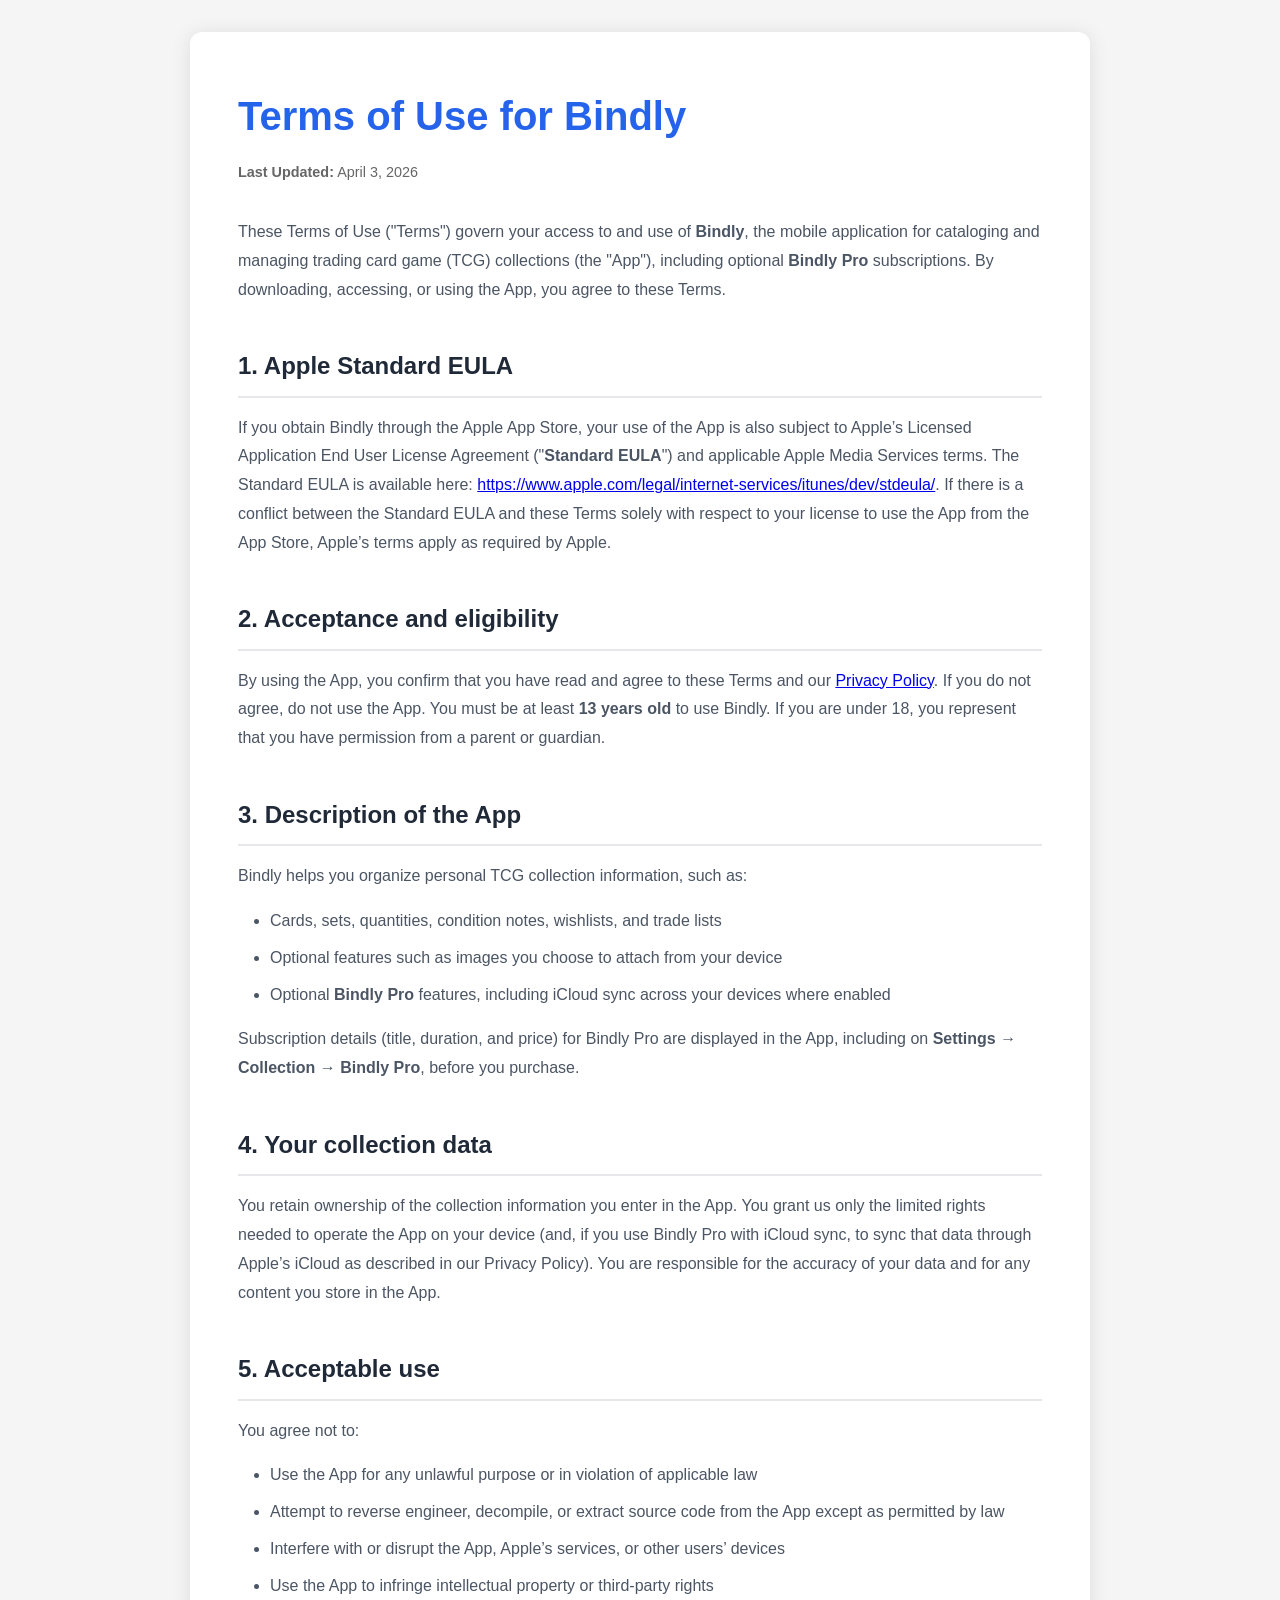
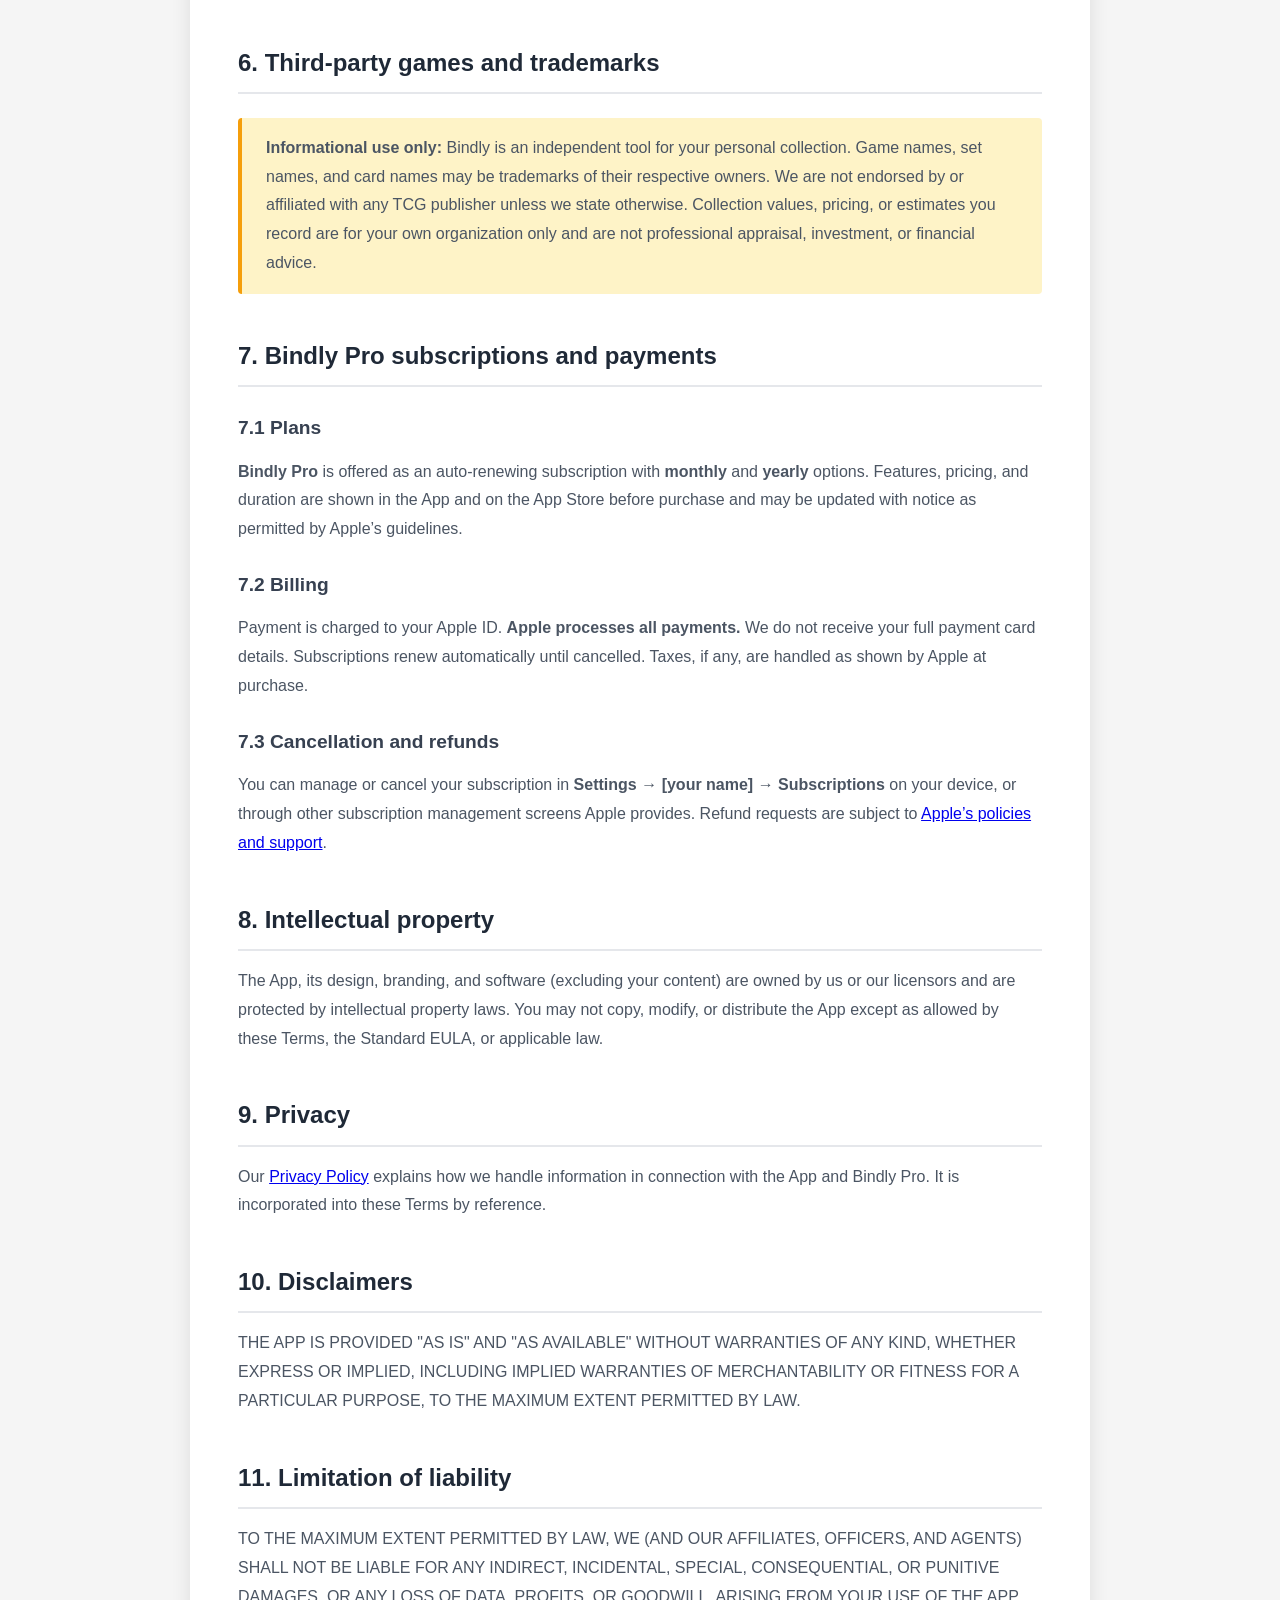
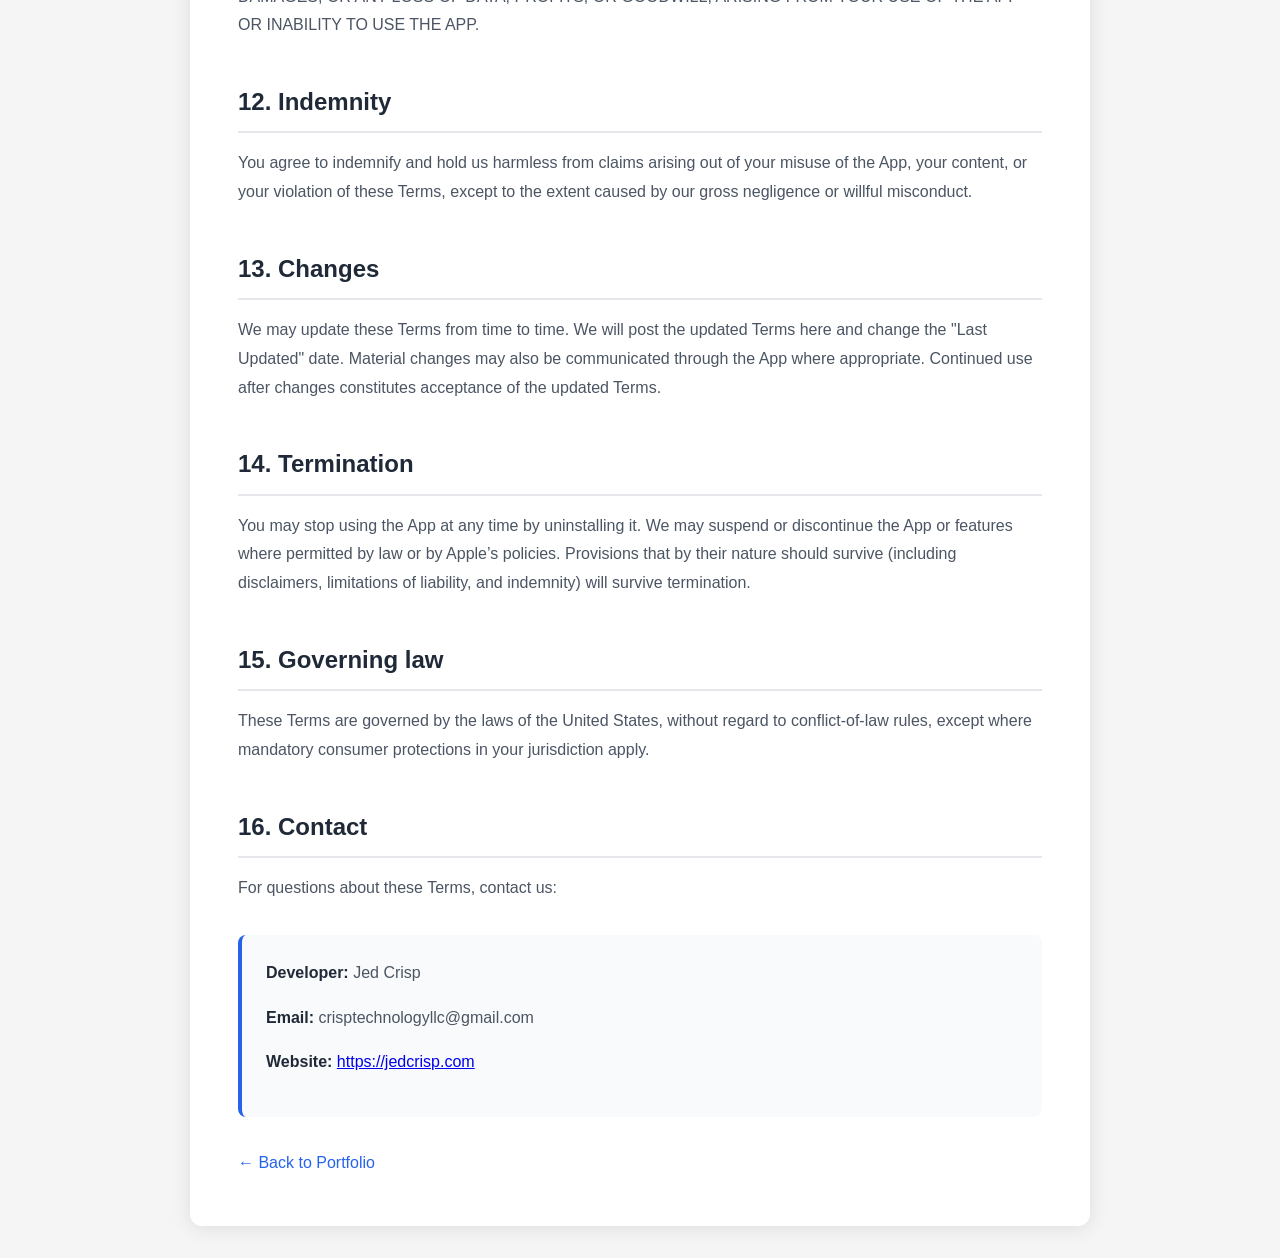
<file: bindly-terms.html>
<!DOCTYPE html>
<html lang="en">
<head>
    <meta charset="UTF-8">
    <meta name="viewport" content="width=device-width, initial-scale=1.0">
    <meta name="description" content="Terms of Use for Bindly and Bindly Pro. Use this URL in the app (Settings → Collection → Bindly Pro, About) and in App Store Connect where Terms of Use are required.">
    <link rel="canonical" href="https://jedcrisp.com/bindly-terms.html">
    <title>Bindly — Terms of Use</title>
    <style>
        * { margin: 0; padding: 0; box-sizing: border-box; }
        body {
            font-family: -apple-system, BlinkMacSystemFont, 'Segoe UI', Roboto, Oxygen, Ubuntu, Cantarell, sans-serif;
            line-height: 1.8;
            color: #333;
            background: #f5f5f5;
            padding: 2rem 1rem;
        }
        .container {
            max-width: 900px;
            margin: 0 auto;
            background: white;
            padding: 3rem;
            border-radius: 12px;
            box-shadow: 0 2px 20px rgba(0, 0, 0, 0.1);
        }
        h1 {
            color: #2563eb;
            margin-bottom: 0.5rem;
            font-size: 2.5rem;
        }
        .last-updated { color: #666; margin-bottom: 2rem; font-size: 0.9rem; }
        h2 {
            color: #1f2937;
            margin-top: 2.5rem;
            margin-bottom: 1rem;
            font-size: 1.5rem;
            border-bottom: 2px solid #e5e7eb;
            padding-bottom: 0.5rem;
        }
        h3 { color: #374151; margin-top: 1.5rem; margin-bottom: 0.75rem; font-size: 1.2rem; }
        p { margin-bottom: 1rem; color: #4b5563; }
        ul { margin-left: 2rem; margin-bottom: 1rem; }
        li { margin-bottom: 0.5rem; color: #4b5563; }
        .contact-info {
            background: #f9fafb;
            padding: 1.5rem;
            border-radius: 8px;
            margin-top: 2rem;
            border-left: 4px solid #2563eb;
        }
        .contact-info strong { color: #1f2937; }
        .back-link {
            display: inline-block;
            margin-top: 2rem;
            color: #2563eb;
            text-decoration: none;
            font-weight: 500;
        }
        .back-link:hover { text-decoration: underline; }
        .info-box {
            background: #fef3c7;
            border-left: 4px solid #f59e0b;
            padding: 1rem 1.5rem;
            margin: 1.5rem 0;
            border-radius: 4px;
        }
        @media (max-width: 768px) {
            .container { padding: 2rem 1.5rem; }
            h1 { font-size: 2rem; }
        }
    </style>
</head>
<body>
    <div class="container">
        <h1>Terms of Use for Bindly</h1>
        <p class="last-updated"><strong>Last Updated:</strong> April 3, 2026</p>

        <p>
            These Terms of Use ("Terms") govern your access to and use of <strong>Bindly</strong>, the mobile application for cataloging and managing trading card game (TCG) collections (the "App"), including optional <strong>Bindly Pro</strong> subscriptions. By downloading, accessing, or using the App, you agree to these Terms.
        </p>

        <h2>1. Apple Standard EULA</h2>
        <p>
            If you obtain Bindly through the Apple App Store, your use of the App is also subject to Apple’s Licensed Application End User License Agreement ("<strong>Standard EULA</strong>") and applicable Apple Media Services terms. The Standard EULA is available here:
            <a href="https://www.apple.com/legal/internet-services/itunes/dev/stdeula/" target="_blank" rel="noopener noreferrer">https://www.apple.com/legal/internet-services/itunes/dev/stdeula/</a>.
            If there is a conflict between the Standard EULA and these Terms solely with respect to your license to use the App from the App Store, Apple’s terms apply as required by Apple.
        </p>

        <h2>2. Acceptance and eligibility</h2>
        <p>
            By using the App, you confirm that you have read and agree to these Terms and our <a href="bindly-privacy-policy.html">Privacy Policy</a>. If you do not agree, do not use the App. You must be at least <strong>13 years old</strong> to use Bindly. If you are under 18, you represent that you have permission from a parent or guardian.
        </p>

        <h2>3. Description of the App</h2>
        <p>Bindly helps you organize personal TCG collection information, such as:</p>
        <ul>
            <li>Cards, sets, quantities, condition notes, wishlists, and trade lists</li>
            <li>Optional features such as images you choose to attach from your device</li>
            <li>Optional <strong>Bindly Pro</strong> features, including iCloud sync across your devices where enabled</li>
        </ul>
        <p>
            Subscription details (title, duration, and price) for Bindly Pro are displayed in the App, including on <strong>Settings → Collection → Bindly Pro</strong>, before you purchase.
        </p>

        <h2>4. Your collection data</h2>
        <p>
            You retain ownership of the collection information you enter in the App. You grant us only the limited rights needed to operate the App on your device (and, if you use Bindly Pro with iCloud sync, to sync that data through Apple’s iCloud as described in our Privacy Policy). You are responsible for the accuracy of your data and for any content you store in the App.
        </p>

        <h2>5. Acceptable use</h2>
        <p>You agree not to:</p>
        <ul>
            <li>Use the App for any unlawful purpose or in violation of applicable law</li>
            <li>Attempt to reverse engineer, decompile, or extract source code from the App except as permitted by law</li>
            <li>Interfere with or disrupt the App, Apple’s services, or other users’ devices</li>
            <li>Use the App to infringe intellectual property or third-party rights</li>
        </ul>

        <h2>6. Third-party games and trademarks</h2>
        <div class="info-box">
            <p style="margin-bottom: 0;"><strong>Informational use only:</strong> Bindly is an independent tool for your personal collection. Game names, set names, and card names may be trademarks of their respective owners. We are not endorsed by or affiliated with any TCG publisher unless we state otherwise. Collection values, pricing, or estimates you record are for your own organization only and are not professional appraisal, investment, or financial advice.</p>
        </div>

        <h2>7. Bindly Pro subscriptions and payments</h2>
        <h3>7.1 Plans</h3>
        <p>
            <strong>Bindly Pro</strong> is offered as an auto-renewing subscription with <strong>monthly</strong> and <strong>yearly</strong> options. Features, pricing, and duration are shown in the App and on the App Store before purchase and may be updated with notice as permitted by Apple’s guidelines.
        </p>
        <h3>7.2 Billing</h3>
        <p>
            Payment is charged to your Apple ID. <strong>Apple processes all payments.</strong> We do not receive your full payment card details. Subscriptions renew automatically until cancelled. Taxes, if any, are handled as shown by Apple at purchase.
        </p>
        <h3>7.3 Cancellation and refunds</h3>
        <p>
            You can manage or cancel your subscription in <strong>Settings</strong> → <strong>[your name]</strong> → <strong>Subscriptions</strong> on your device, or through other subscription management screens Apple provides. Refund requests are subject to <a href="https://support.apple.com/billing" target="_blank" rel="noopener noreferrer">Apple’s policies and support</a>.
        </p>

        <h2>8. Intellectual property</h2>
        <p>
            The App, its design, branding, and software (excluding your content) are owned by us or our licensors and are protected by intellectual property laws. You may not copy, modify, or distribute the App except as allowed by these Terms, the Standard EULA, or applicable law.
        </p>

        <h2>9. Privacy</h2>
        <p>
            Our <a href="bindly-privacy-policy.html">Privacy Policy</a> explains how we handle information in connection with the App and Bindly Pro. It is incorporated into these Terms by reference.
        </p>

        <h2>10. Disclaimers</h2>
        <p>
            THE APP IS PROVIDED "AS IS" AND "AS AVAILABLE" WITHOUT WARRANTIES OF ANY KIND, WHETHER EXPRESS OR IMPLIED, INCLUDING IMPLIED WARRANTIES OF MERCHANTABILITY OR FITNESS FOR A PARTICULAR PURPOSE, TO THE MAXIMUM EXTENT PERMITTED BY LAW.
        </p>

        <h2>11. Limitation of liability</h2>
        <p>
            TO THE MAXIMUM EXTENT PERMITTED BY LAW, WE (AND OUR AFFILIATES, OFFICERS, AND AGENTS) SHALL NOT BE LIABLE FOR ANY INDIRECT, INCIDENTAL, SPECIAL, CONSEQUENTIAL, OR PUNITIVE DAMAGES, OR ANY LOSS OF DATA, PROFITS, OR GOODWILL, ARISING FROM YOUR USE OF THE APP OR INABILITY TO USE THE APP.
        </p>

        <h2>12. Indemnity</h2>
        <p>
            You agree to indemnify and hold us harmless from claims arising out of your misuse of the App, your content, or your violation of these Terms, except to the extent caused by our gross negligence or willful misconduct.
        </p>

        <h2>13. Changes</h2>
        <p>
            We may update these Terms from time to time. We will post the updated Terms here and change the "Last Updated" date. Material changes may also be communicated through the App where appropriate. Continued use after changes constitutes acceptance of the updated Terms.
        </p>

        <h2>14. Termination</h2>
        <p>
            You may stop using the App at any time by uninstalling it. We may suspend or discontinue the App or features where permitted by law or by Apple’s policies. Provisions that by their nature should survive (including disclaimers, limitations of liability, and indemnity) will survive termination.
        </p>

        <h2>15. Governing law</h2>
        <p>
            These Terms are governed by the laws of the United States, without regard to conflict-of-law rules, except where mandatory consumer protections in your jurisdiction apply.
        </p>

        <h2>16. Contact</h2>
        <p>For questions about these Terms, contact us:</p>
        <div class="contact-info">
            <p><strong>Developer:</strong> Jed Crisp</p>
            <p><strong>Email:</strong> crisptechnologyllc@gmail.com</p>
            <p><strong>Website:</strong> <a href="https://jedcrisp.com">https://jedcrisp.com</a></p>
        </div>

        <a href="index.html" class="back-link">← Back to Portfolio</a>
    </div>
</body>
</html>
</file>
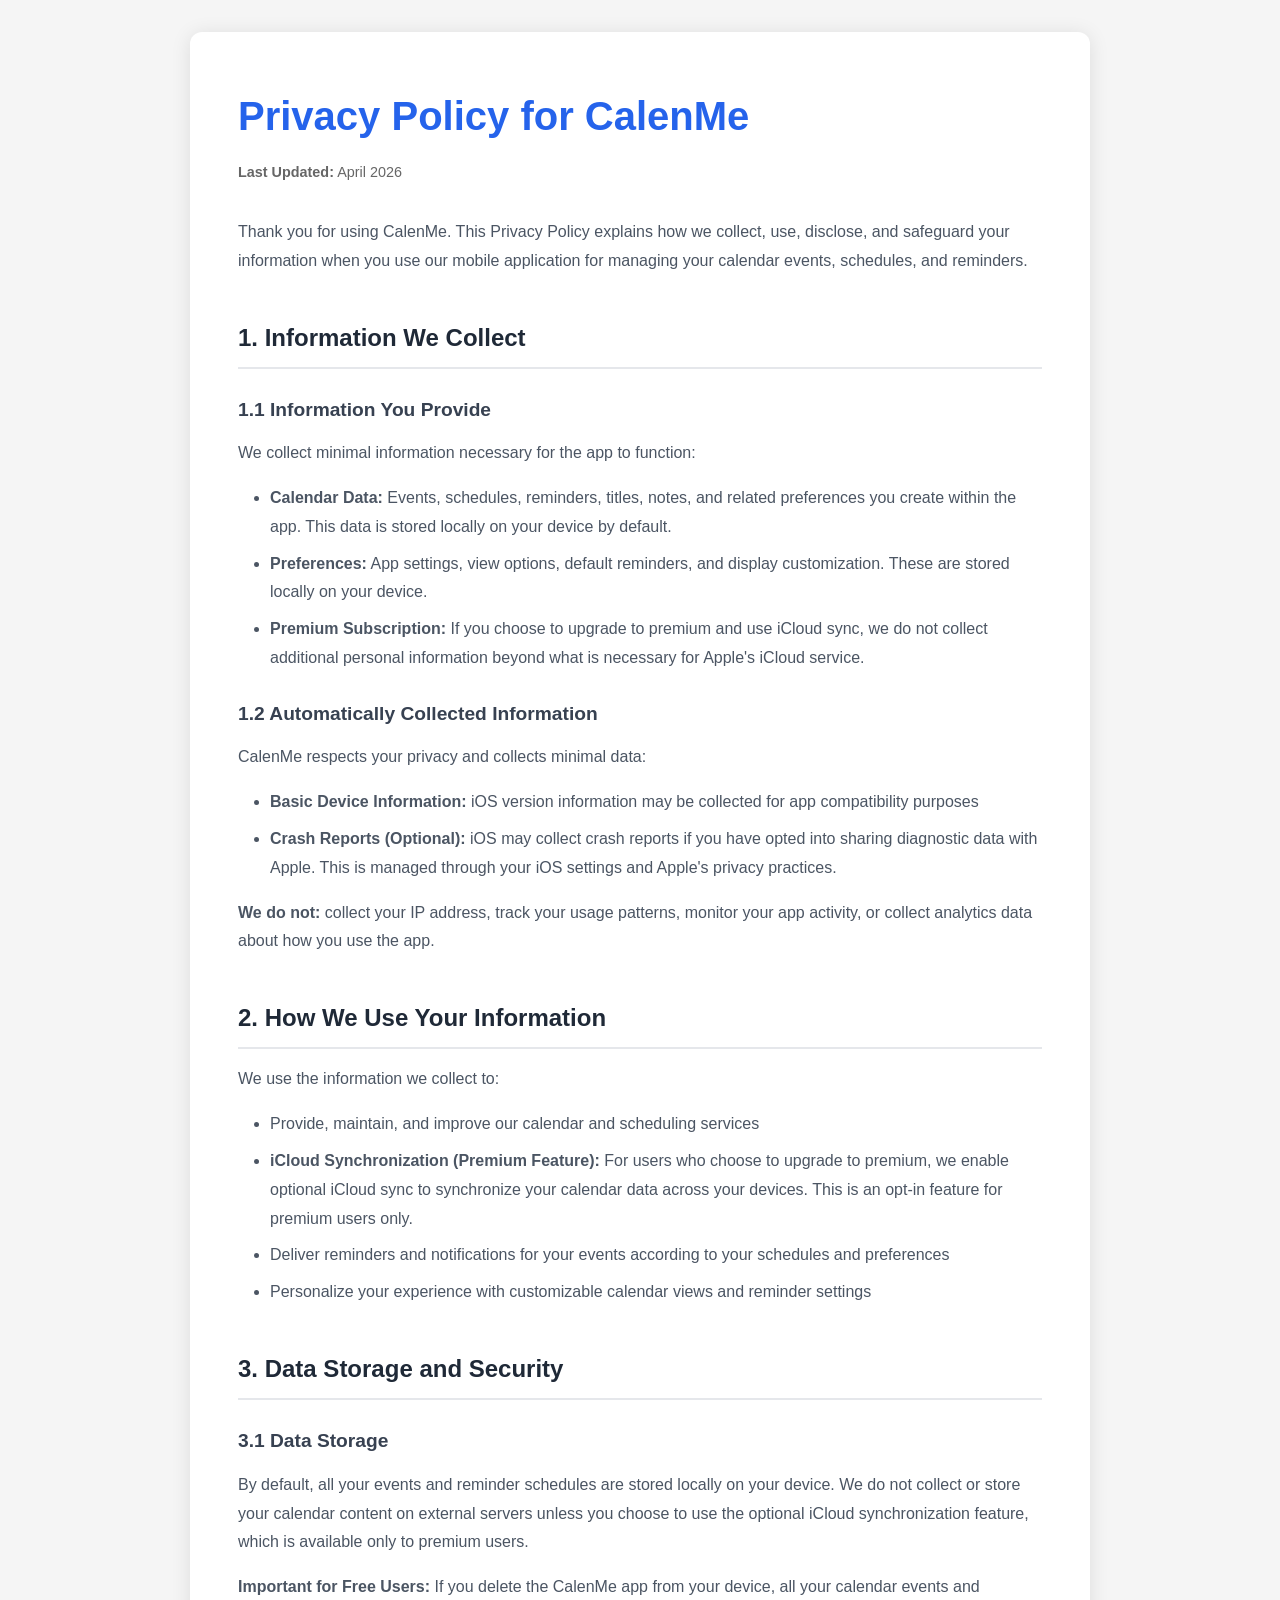
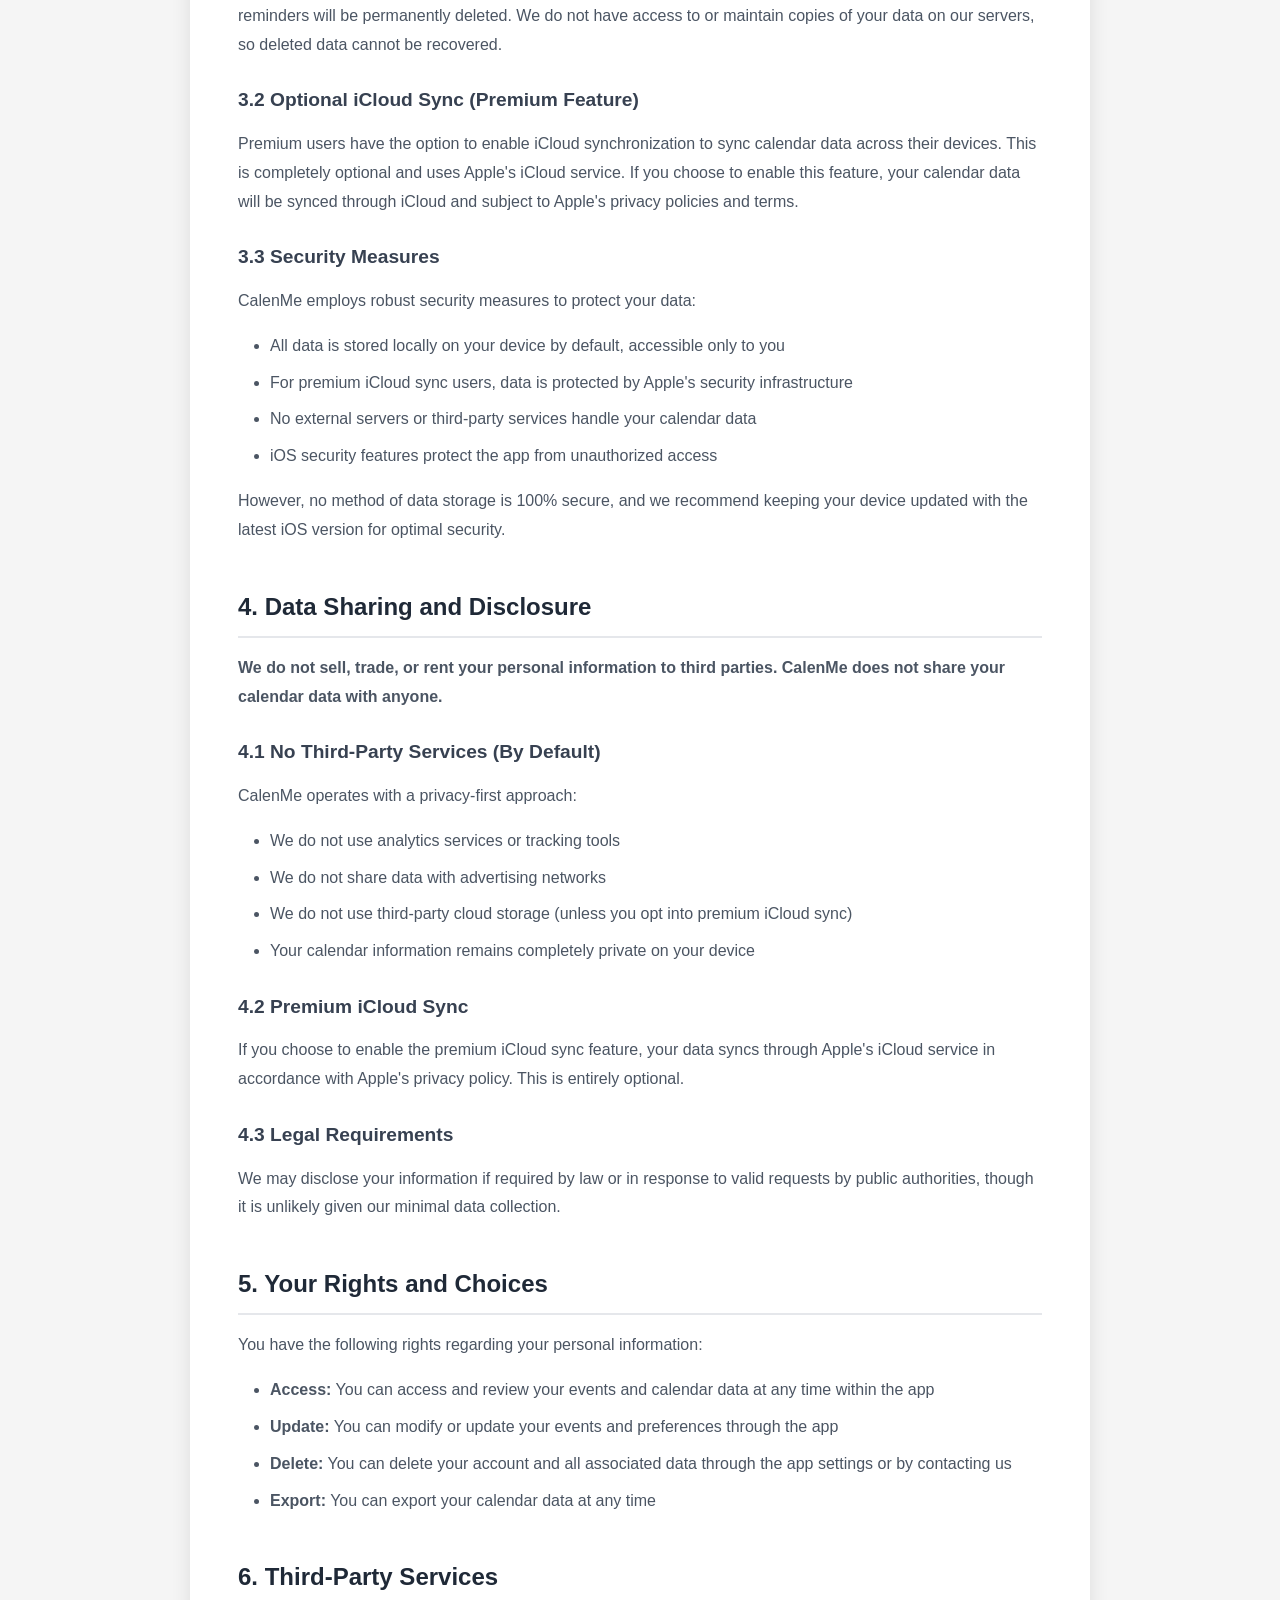
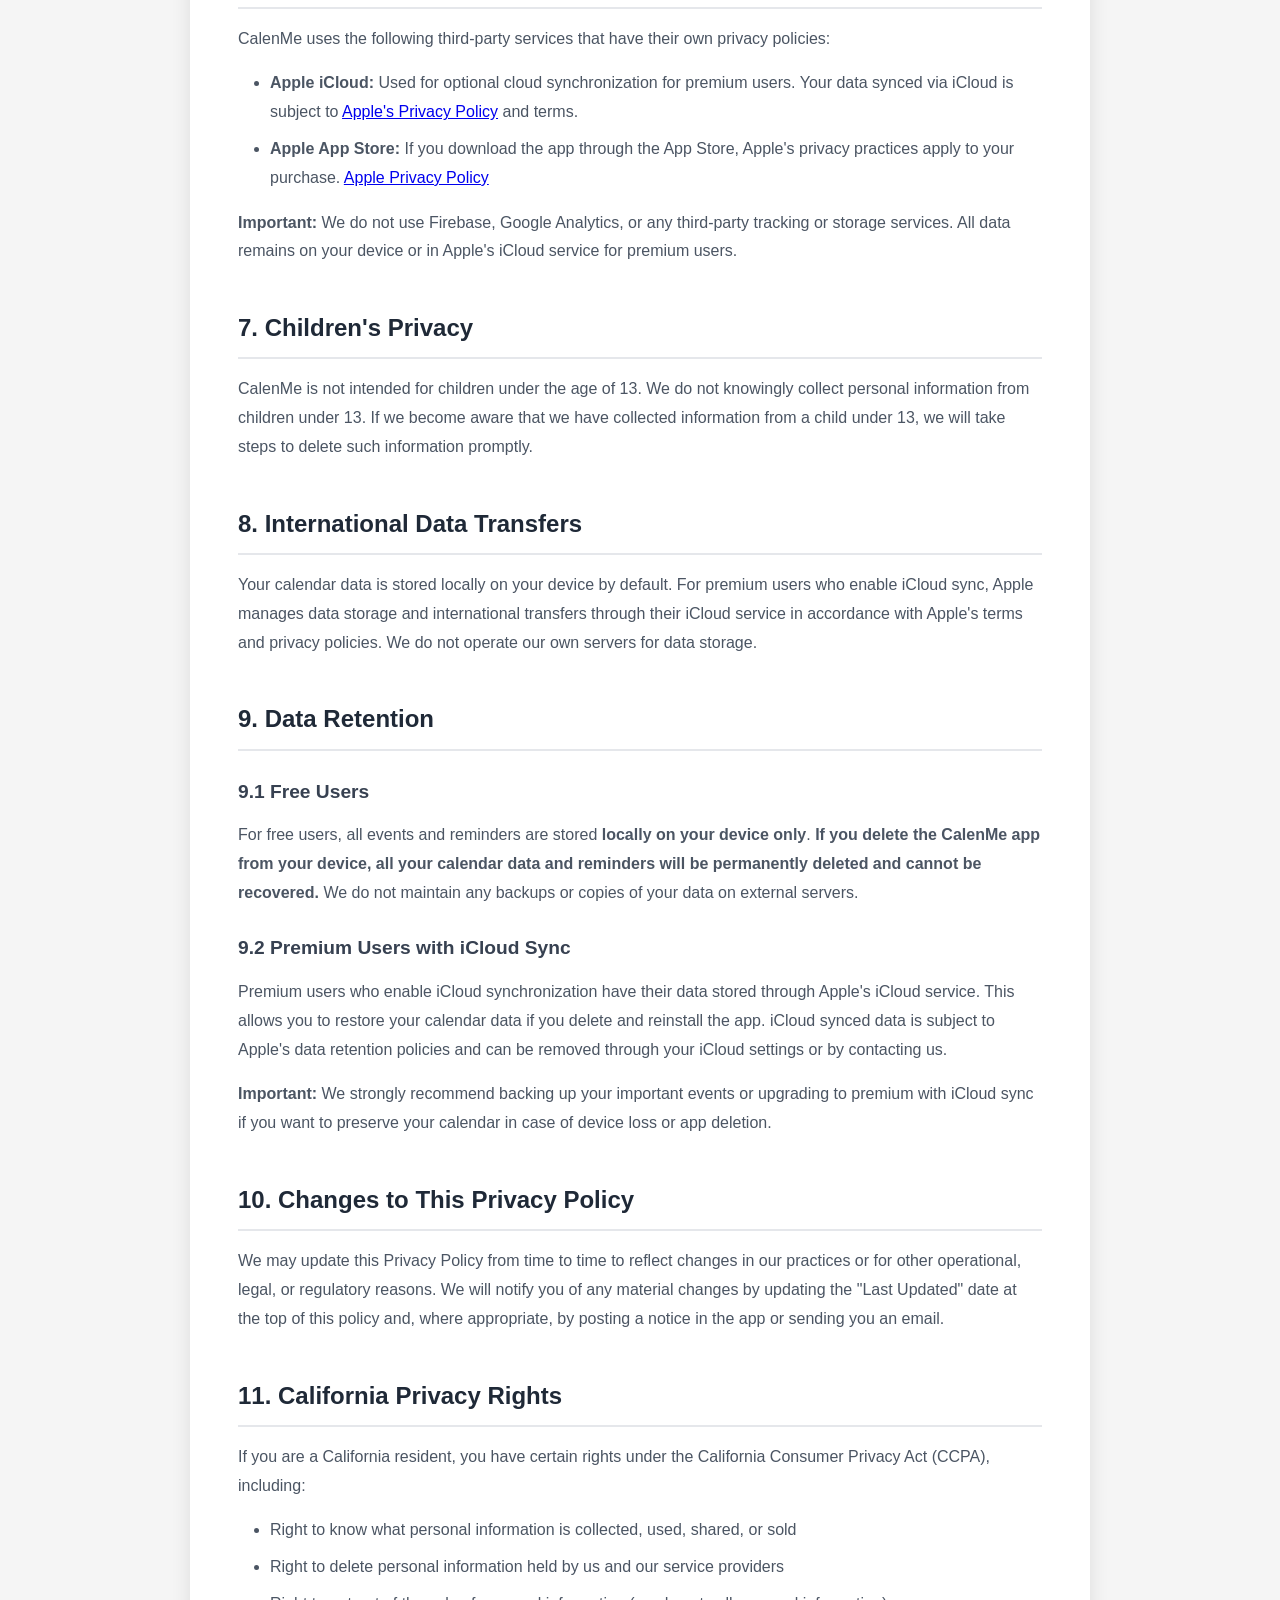
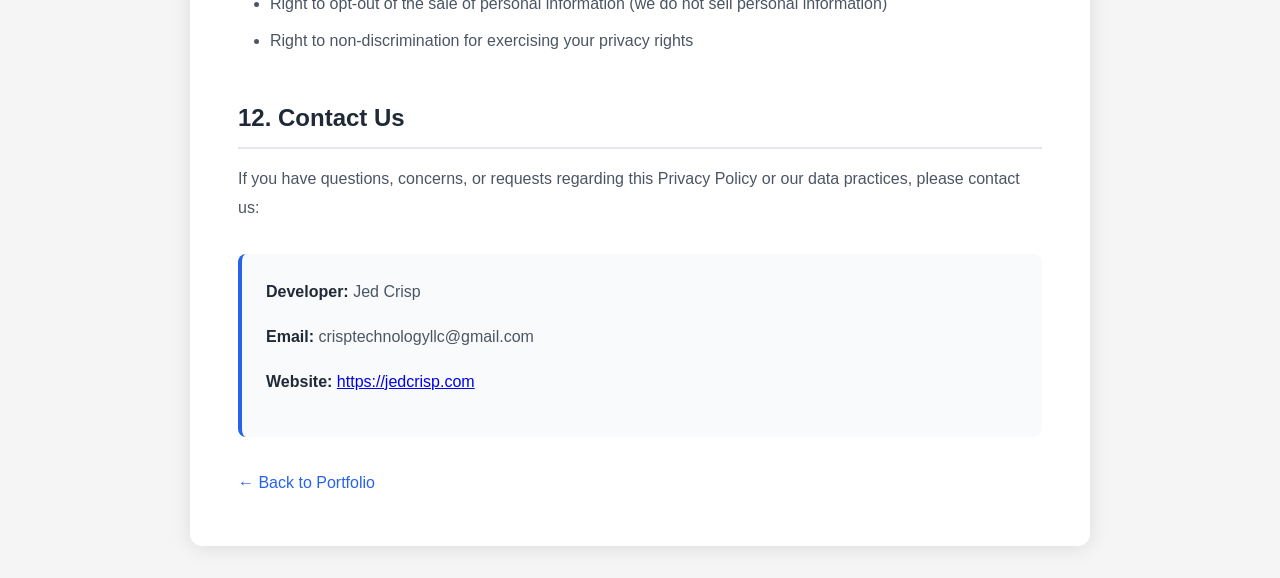
<file: calenme-privacy-policy.html>
<!DOCTYPE html>
<html lang="en">
<head>
    <meta charset="UTF-8">
    <meta name="viewport" content="width=device-width, initial-scale=1.0">
    <title>CalenMe Privacy Policy</title>
    <style>
        * {
            margin: 0;
            padding: 0;
            box-sizing: border-box;
        }
        
        body {
            font-family: -apple-system, BlinkMacSystemFont, 'Segoe UI', Roboto, Oxygen, Ubuntu, Cantarell, sans-serif;
            line-height: 1.8;
            color: #333;
            background: #f5f5f5;
            padding: 2rem 1rem;
        }
        
        .container {
            max-width: 900px;
            margin: 0 auto;
            background: white;
            padding: 3rem;
            border-radius: 12px;
            box-shadow: 0 2px 20px rgba(0, 0, 0, 0.1);
        }
        
        h1 {
            color: #2563eb;
            margin-bottom: 0.5rem;
            font-size: 2.5rem;
        }
        
        .last-updated {
            color: #666;
            margin-bottom: 2rem;
            font-size: 0.9rem;
        }
        
        h2 {
            color: #1f2937;
            margin-top: 2.5rem;
            margin-bottom: 1rem;
            font-size: 1.5rem;
            border-bottom: 2px solid #e5e7eb;
            padding-bottom: 0.5rem;
        }
        
        h3 {
            color: #374151;
            margin-top: 1.5rem;
            margin-bottom: 0.75rem;
            font-size: 1.2rem;
        }
        
        p {
            margin-bottom: 1rem;
            color: #4b5563;
        }
        
        ul {
            margin-left: 2rem;
            margin-bottom: 1rem;
        }
        
        li {
            margin-bottom: 0.5rem;
            color: #4b5563;
        }
        
        .contact-info {
            background: #f9fafb;
            padding: 1.5rem;
            border-radius: 8px;
            margin-top: 2rem;
            border-left: 4px solid #2563eb;
        }
        
        .contact-info strong {
            color: #1f2937;
        }
        
        .back-link {
            display: inline-block;
            margin-top: 2rem;
            color: #2563eb;
            text-decoration: none;
            font-weight: 500;
        }
        
        .back-link:hover {
            text-decoration: underline;
        }
        
        @media (max-width: 768px) {
            .container {
                padding: 2rem 1.5rem;
            }
            
            h1 {
                font-size: 2rem;
            }
        }
    </style>
</head>
<body>
    <div class="container">
        <h1>Privacy Policy for CalenMe</h1>
        <p class="last-updated"><strong>Last Updated:</strong> April 2026</p>

        <p>
            Thank you for using CalenMe. This Privacy Policy explains how we collect, use, disclose, and safeguard your information when you use our mobile application for managing your calendar events, schedules, and reminders.
        </p>

        <h2>1. Information We Collect</h2>
        
        <h3>1.1 Information You Provide</h3>
        <p>
            We collect minimal information necessary for the app to function:
        </p>
        <ul>
            <li><strong>Calendar Data:</strong> Events, schedules, reminders, titles, notes, and related preferences you create within the app. This data is stored locally on your device by default.</li>
            <li><strong>Preferences:</strong> App settings, view options, default reminders, and display customization. These are stored locally on your device.</li>
            <li><strong>Premium Subscription:</strong> If you choose to upgrade to premium and use iCloud sync, we do not collect additional personal information beyond what is necessary for Apple's iCloud service.</li>
        </ul>

        <h3>1.2 Automatically Collected Information</h3>
        <p>
            CalenMe respects your privacy and collects minimal data:
        </p>
        <ul>
            <li><strong>Basic Device Information:</strong> iOS version information may be collected for app compatibility purposes</li>
            <li><strong>Crash Reports (Optional):</strong> iOS may collect crash reports if you have opted into sharing diagnostic data with Apple. This is managed through your iOS settings and Apple's privacy practices.</li>
        </ul>
        <p>
            <strong>We do not:</strong> collect your IP address, track your usage patterns, monitor your app activity, or collect analytics data about how you use the app.
        </p>

        <h2>2. How We Use Your Information</h2>
        
        <p>We use the information we collect to:</p>
        <ul>
            <li>Provide, maintain, and improve our calendar and scheduling services</li>
            <li><strong>iCloud Synchronization (Premium Feature):</strong> For users who choose to upgrade to premium, we enable optional iCloud sync to synchronize your calendar data across your devices. This is an opt-in feature for premium users only.</li>
            <li>Deliver reminders and notifications for your events according to your schedules and preferences</li>
            <li>Personalize your experience with customizable calendar views and reminder settings</li>
       
        </ul>

        <h2>3. Data Storage and Security</h2>
        
        <h3>3.1 Data Storage</h3>
        <p>
            By default, all your events and reminder schedules are stored locally on your device. We do not collect or store your calendar content on external servers unless you choose to use the optional iCloud synchronization feature, which is available only to premium users.
        </p>
        <p>
            <strong>Important for Free Users:</strong> If you delete the CalenMe app from your device, all your calendar events and reminders will be permanently deleted. We do not have access to or maintain copies of your data on our servers, so deleted data cannot be recovered.
        </p>
        
        <h3>3.2 Optional iCloud Sync (Premium Feature)</h3>
        <p>
            Premium users have the option to enable iCloud synchronization to sync calendar data across their devices. This is completely optional and uses Apple's iCloud service. If you choose to enable this feature, your calendar data will be synced through iCloud and subject to Apple's privacy policies and terms.
        </p>

        <h3>3.3 Security Measures</h3>
        <p>
            CalenMe employs robust security measures to protect your data:
        </p>
        <ul>
            <li>All data is stored locally on your device by default, accessible only to you</li>
            <li>For premium iCloud sync users, data is protected by Apple's security infrastructure</li>
            <li>No external servers or third-party services handle your calendar data</li>
            <li>iOS security features protect the app from unauthorized access</li>
        </ul>

        <p>
            However, no method of data storage is 100% secure, and we recommend keeping your device updated with the latest iOS version for optimal security.
        </p>

        <h2>4. Data Sharing and Disclosure</h2>
        
        <p><strong>We do not sell, trade, or rent your personal information to third parties. CalenMe does not share your calendar data with anyone.</strong></p>

        <h3>4.1 No Third-Party Services (By Default)</h3>
        <p>
            CalenMe operates with a privacy-first approach:
        </p>
        <ul>
            <li>We do not use analytics services or tracking tools</li>
            <li>We do not share data with advertising networks</li>
            <li>We do not use third-party cloud storage (unless you opt into premium iCloud sync)</li>
            <li>Your calendar information remains completely private on your device</li>
        </ul>

        <h3>4.2 Premium iCloud Sync</h3>
        <p>
            If you choose to enable the premium iCloud sync feature, your data syncs through Apple's iCloud service in accordance with Apple's privacy policy. This is entirely optional.
        </p>

        <h3>4.3 Legal Requirements</h3>
        <p>
            We may disclose your information if required by law or in response to valid requests by public authorities, though it is unlikely given our minimal data collection.
        </p>

        <h2>5. Your Rights and Choices</h2>
        
        <p>You have the following rights regarding your personal information:</p>
        <ul>
            <li><strong>Access:</strong> You can access and review your events and calendar data at any time within the app</li>
            <li><strong>Update:</strong> You can modify or update your events and preferences through the app</li>
            <li><strong>Delete:</strong> You can delete your account and all associated data through the app settings or by contacting us</li>
            <li><strong>Export:</strong> You can export your calendar data at any time</li>
        </ul>

        <h2>6. Third-Party Services</h2>
        
        <p>
            CalenMe uses the following third-party services that have their own privacy policies:
        </p>
        <ul>
            <li><strong>Apple iCloud:</strong> Used for optional cloud synchronization for premium users. Your data synced via iCloud is subject to <a href="https://www.apple.com/privacy/" target="_blank">Apple's Privacy Policy</a> and terms.</li>
            <li><strong>Apple App Store:</strong> If you download the app through the App Store, Apple's privacy practices apply to your purchase. <a href="https://www.apple.com/privacy/" target="_blank">Apple Privacy Policy</a></li>
        </ul>
        
        <p><strong>Important:</strong> We do not use Firebase, Google Analytics, or any third-party tracking or storage services. All data remains on your device or in Apple's iCloud service for premium users.</p>

        <h2>7. Children's Privacy</h2>
        
        <p>
            CalenMe is not intended for children under the age of 13. We do not knowingly collect personal information from children under 13. If we become aware that we have collected information from a child under 13, we will take steps to delete such information promptly.
        </p>

        <h2>8. International Data Transfers</h2>
        
        <p>
            Your calendar data is stored locally on your device by default. For premium users who enable iCloud sync, Apple manages data storage and international transfers through their iCloud service in accordance with Apple's terms and privacy policies. We do not operate our own servers for data storage.
        </p>

        <h2>9. Data Retention</h2>
        
        <h3>9.1 Free Users</h3>
        <p>
            For free users, all events and reminders are stored <strong>locally on your device only</strong>. <strong>If you delete the CalenMe app from your device, all your calendar data and reminders will be permanently deleted and cannot be recovered.</strong> We do not maintain any backups or copies of your data on external servers.
        </p>
        
        <h3>9.2 Premium Users with iCloud Sync</h3>
        <p>
            Premium users who enable iCloud synchronization have their data stored through Apple's iCloud service. This allows you to restore your calendar data if you delete and reinstall the app. iCloud synced data is subject to Apple's data retention policies and can be removed through your iCloud settings or by contacting us.
        </p>
        
        <p>
            <strong>Important:</strong> We strongly recommend backing up your important events or upgrading to premium with iCloud sync if you want to preserve your calendar in case of device loss or app deletion.
        </p>

        <h2>10. Changes to This Privacy Policy</h2>
        
        <p>
            We may update this Privacy Policy from time to time to reflect changes in our practices or for other operational, legal, or regulatory reasons. We will notify you of any material changes by updating the "Last Updated" date at the top of this policy and, where appropriate, by posting a notice in the app or sending you an email.
        </p>

        <h2>11. California Privacy Rights</h2>
        
        <p>
            If you are a California resident, you have certain rights under the California Consumer Privacy Act (CCPA), including:
        </p>
        <ul>
            <li>Right to know what personal information is collected, used, shared, or sold</li>
            <li>Right to delete personal information held by us and our service providers</li>
            <li>Right to opt-out of the sale of personal information (we do not sell personal information)</li>
            <li>Right to non-discrimination for exercising your privacy rights</li>
        </ul>

        <h2>12. Contact Us</h2>
        
        <p>
            If you have questions, concerns, or requests regarding this Privacy Policy or our data practices, please contact us:
        </p>
        
        <div class="contact-info">
            <p><strong>Developer:</strong> Jed Crisp</p>
            <p><strong>Email:</strong> crisptechnologyllc@gmail.com</p>
            <p><strong>Website:</strong> <a href="https://jedcrisp.com">https://jedcrisp.com</a></p>
        </div>

        <a href="index.html" class="back-link">← Back to Portfolio</a>
    </div>
</body>
</html>
</file>
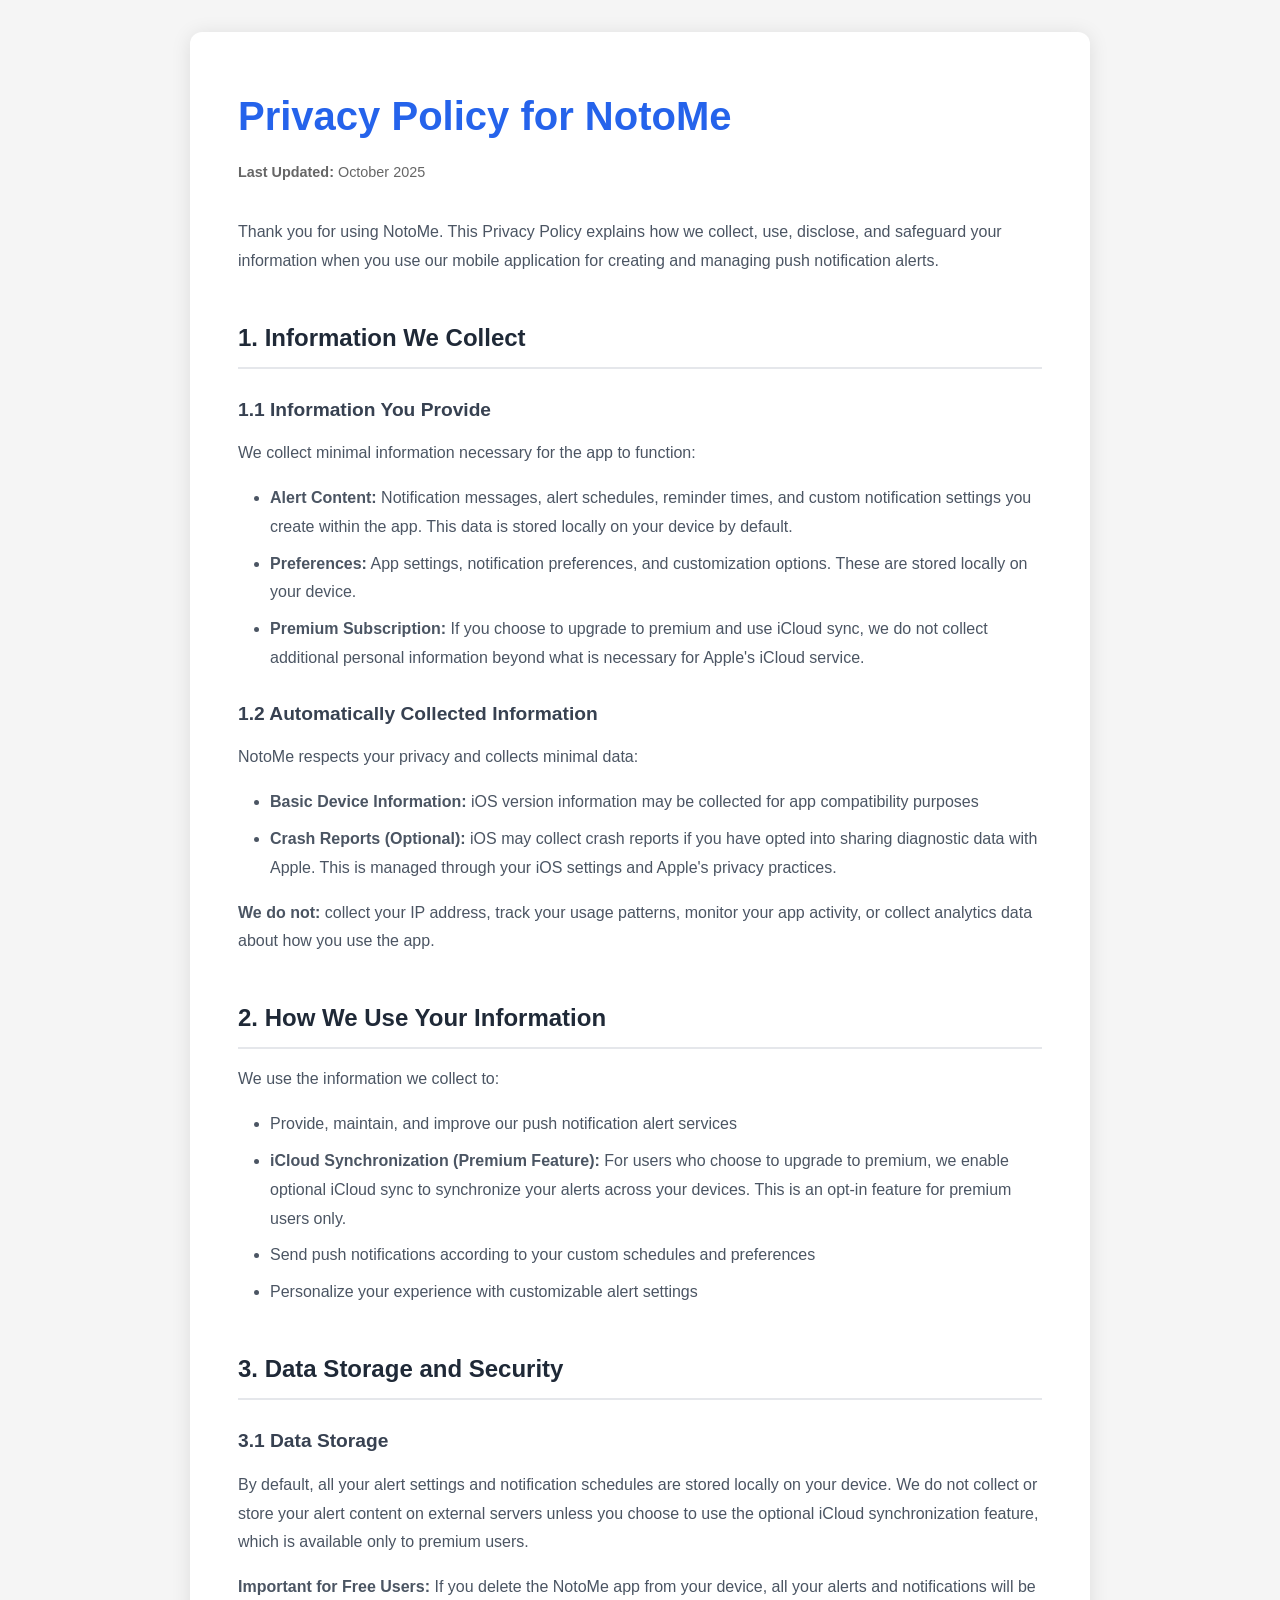
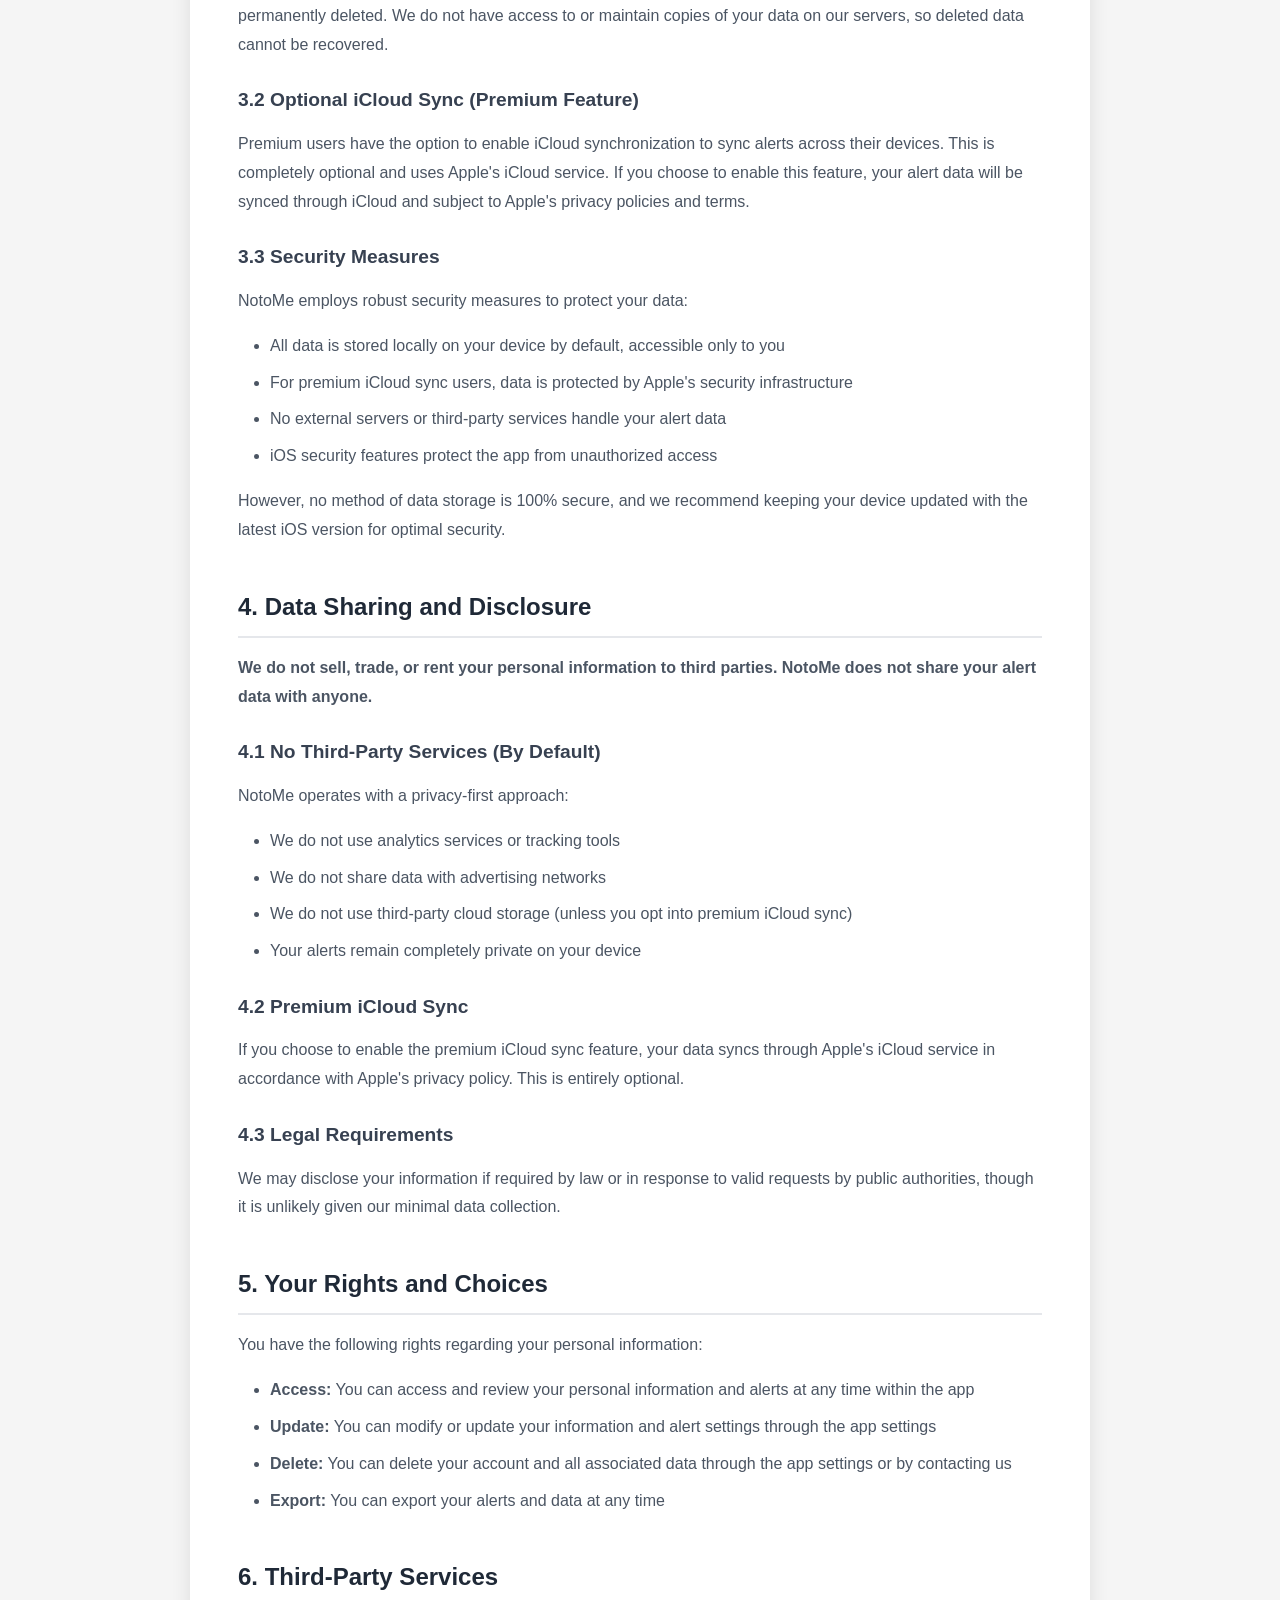
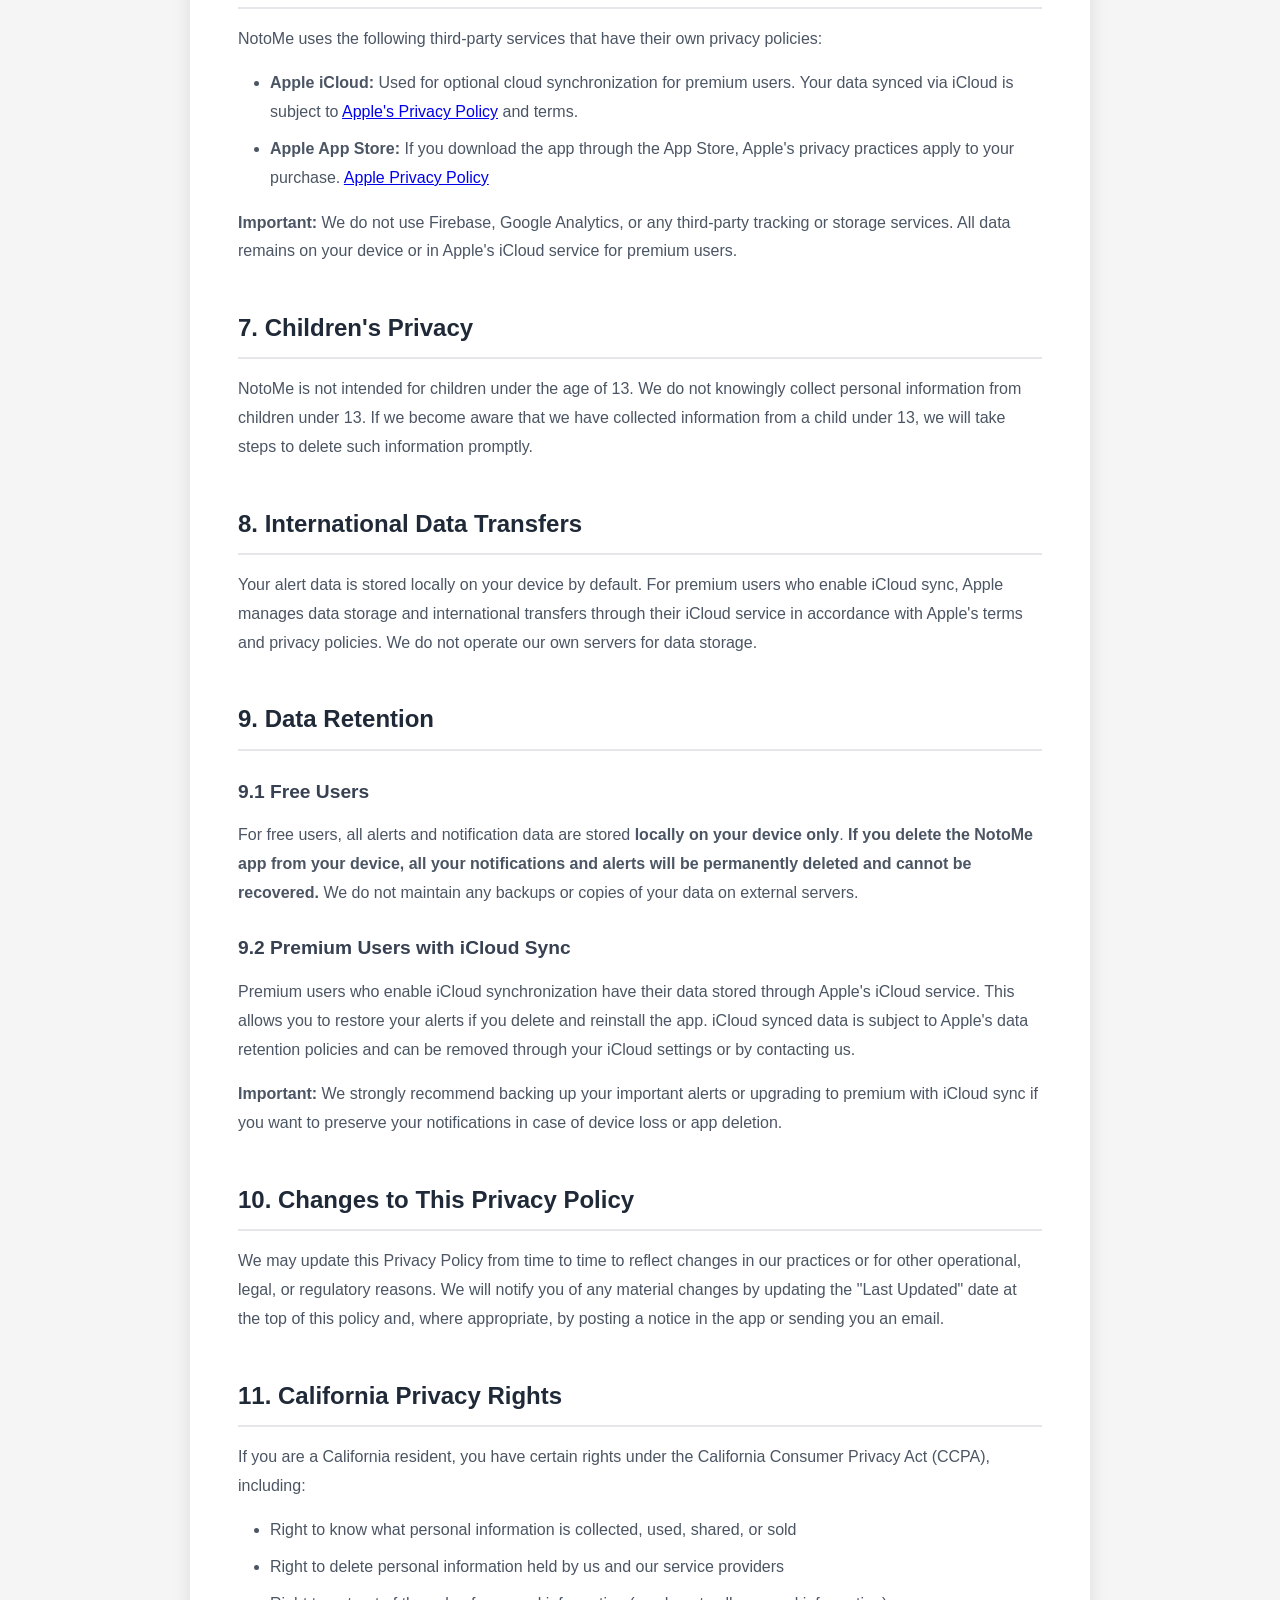
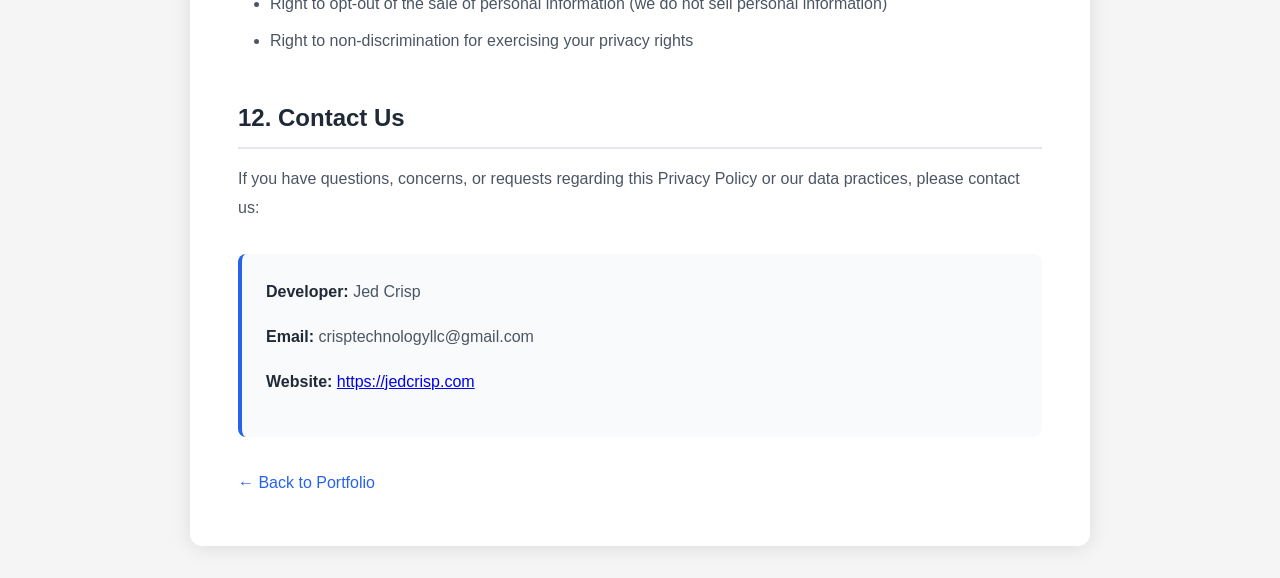
<file: notome-privacy-policy.html>
<!DOCTYPE html>
<html lang="en">
<head>
    <meta charset="UTF-8">
    <meta name="viewport" content="width=device-width, initial-scale=1.0">
    <title>NotoMe Privacy Policy</title>
    <style>
        * {
            margin: 0;
            padding: 0;
            box-sizing: border-box;
        }
        
        body {
            font-family: -apple-system, BlinkMacSystemFont, 'Segoe UI', Roboto, Oxygen, Ubuntu, Cantarell, sans-serif;
            line-height: 1.8;
            color: #333;
            background: #f5f5f5;
            padding: 2rem 1rem;
        }
        
        .container {
            max-width: 900px;
            margin: 0 auto;
            background: white;
            padding: 3rem;
            border-radius: 12px;
            box-shadow: 0 2px 20px rgba(0, 0, 0, 0.1);
        }
        
        h1 {
            color: #2563eb;
            margin-bottom: 0.5rem;
            font-size: 2.5rem;
        }
        
        .last-updated {
            color: #666;
            margin-bottom: 2rem;
            font-size: 0.9rem;
        }
        
        h2 {
            color: #1f2937;
            margin-top: 2.5rem;
            margin-bottom: 1rem;
            font-size: 1.5rem;
            border-bottom: 2px solid #e5e7eb;
            padding-bottom: 0.5rem;
        }
        
        h3 {
            color: #374151;
            margin-top: 1.5rem;
            margin-bottom: 0.75rem;
            font-size: 1.2rem;
        }
        
        p {
            margin-bottom: 1rem;
            color: #4b5563;
        }
        
        ul {
            margin-left: 2rem;
            margin-bottom: 1rem;
        }
        
        li {
            margin-bottom: 0.5rem;
            color: #4b5563;
        }
        
        .contact-info {
            background: #f9fafb;
            padding: 1.5rem;
            border-radius: 8px;
            margin-top: 2rem;
            border-left: 4px solid #2563eb;
        }
        
        .contact-info strong {
            color: #1f2937;
        }
        
        .back-link {
            display: inline-block;
            margin-top: 2rem;
            color: #2563eb;
            text-decoration: none;
            font-weight: 500;
        }
        
        .back-link:hover {
            text-decoration: underline;
        }
        
        @media (max-width: 768px) {
            .container {
                padding: 2rem 1.5rem;
            }
            
            h1 {
                font-size: 2rem;
            }
        }
    </style>
</head>
<body>
    <div class="container">
        <h1>Privacy Policy for NotoMe</h1>
        <p class="last-updated"><strong>Last Updated:</strong> October 2025</p>

        <p>
            Thank you for using NotoMe. This Privacy Policy explains how we collect, use, disclose, and safeguard your information when you use our mobile application for creating and managing push notification alerts.
        </p>

        <h2>1. Information We Collect</h2>
        
        <h3>1.1 Information You Provide</h3>
        <p>
            We collect minimal information necessary for the app to function:
        </p>
        <ul>
            <li><strong>Alert Content:</strong> Notification messages, alert schedules, reminder times, and custom notification settings you create within the app. This data is stored locally on your device by default.</li>
            <li><strong>Preferences:</strong> App settings, notification preferences, and customization options. These are stored locally on your device.</li>
            <li><strong>Premium Subscription:</strong> If you choose to upgrade to premium and use iCloud sync, we do not collect additional personal information beyond what is necessary for Apple's iCloud service.</li>
        </ul>

        <h3>1.2 Automatically Collected Information</h3>
        <p>
            NotoMe respects your privacy and collects minimal data:
        </p>
        <ul>
            <li><strong>Basic Device Information:</strong> iOS version information may be collected for app compatibility purposes</li>
            <li><strong>Crash Reports (Optional):</strong> iOS may collect crash reports if you have opted into sharing diagnostic data with Apple. This is managed through your iOS settings and Apple's privacy practices.</li>
        </ul>
        <p>
            <strong>We do not:</strong> collect your IP address, track your usage patterns, monitor your app activity, or collect analytics data about how you use the app.
        </p>

        <h2>2. How We Use Your Information</h2>
        
        <p>We use the information we collect to:</p>
        <ul>
            <li>Provide, maintain, and improve our push notification alert services</li>
            <li><strong>iCloud Synchronization (Premium Feature):</strong> For users who choose to upgrade to premium, we enable optional iCloud sync to synchronize your alerts across your devices. This is an opt-in feature for premium users only.</li>
            <li>Send push notifications according to your custom schedules and preferences</li>
            <li>Personalize your experience with customizable alert settings</li>
       
        </ul>

        <h2>3. Data Storage and Security</h2>
        
        <h3>3.1 Data Storage</h3>
        <p>
            By default, all your alert settings and notification schedules are stored locally on your device. We do not collect or store your alert content on external servers unless you choose to use the optional iCloud synchronization feature, which is available only to premium users.
        </p>
        <p>
            <strong>Important for Free Users:</strong> If you delete the NotoMe app from your device, all your alerts and notifications will be permanently deleted. We do not have access to or maintain copies of your data on our servers, so deleted data cannot be recovered.
        </p>
        
        <h3>3.2 Optional iCloud Sync (Premium Feature)</h3>
        <p>
            Premium users have the option to enable iCloud synchronization to sync alerts across their devices. This is completely optional and uses Apple's iCloud service. If you choose to enable this feature, your alert data will be synced through iCloud and subject to Apple's privacy policies and terms.
        </p>

        <h3>3.3 Security Measures</h3>
        <p>
            NotoMe employs robust security measures to protect your data:
        </p>
        <ul>
            <li>All data is stored locally on your device by default, accessible only to you</li>
            <li>For premium iCloud sync users, data is protected by Apple's security infrastructure</li>
            <li>No external servers or third-party services handle your alert data</li>
            <li>iOS security features protect the app from unauthorized access</li>
        </ul>

        <p>
            However, no method of data storage is 100% secure, and we recommend keeping your device updated with the latest iOS version for optimal security.
        </p>

        <h2>4. Data Sharing and Disclosure</h2>
        
        <p><strong>We do not sell, trade, or rent your personal information to third parties. NotoMe does not share your alert data with anyone.</strong></p>

        <h3>4.1 No Third-Party Services (By Default)</h3>
        <p>
            NotoMe operates with a privacy-first approach:
        </p>
        <ul>
            <li>We do not use analytics services or tracking tools</li>
            <li>We do not share data with advertising networks</li>
            <li>We do not use third-party cloud storage (unless you opt into premium iCloud sync)</li>
            <li>Your alerts remain completely private on your device</li>
        </ul>

        <h3>4.2 Premium iCloud Sync</h3>
        <p>
            If you choose to enable the premium iCloud sync feature, your data syncs through Apple's iCloud service in accordance with Apple's privacy policy. This is entirely optional.
        </p>

        <h3>4.3 Legal Requirements</h3>
        <p>
            We may disclose your information if required by law or in response to valid requests by public authorities, though it is unlikely given our minimal data collection.
        </p>

        <h2>5. Your Rights and Choices</h2>
        
        <p>You have the following rights regarding your personal information:</p>
        <ul>
            <li><strong>Access:</strong> You can access and review your personal information and alerts at any time within the app</li>
            <li><strong>Update:</strong> You can modify or update your information and alert settings through the app settings</li>
            <li><strong>Delete:</strong> You can delete your account and all associated data through the app settings or by contacting us</li>
            <li><strong>Export:</strong> You can export your alerts and data at any time</li>
        </ul>

        <h2>6. Third-Party Services</h2>
        
        <p>
            NotoMe uses the following third-party services that have their own privacy policies:
        </p>
        <ul>
            <li><strong>Apple iCloud:</strong> Used for optional cloud synchronization for premium users. Your data synced via iCloud is subject to <a href="https://www.apple.com/privacy/" target="_blank">Apple's Privacy Policy</a> and terms.</li>
            <li><strong>Apple App Store:</strong> If you download the app through the App Store, Apple's privacy practices apply to your purchase. <a href="https://www.apple.com/privacy/" target="_blank">Apple Privacy Policy</a></li>
        </ul>
        
        <p><strong>Important:</strong> We do not use Firebase, Google Analytics, or any third-party tracking or storage services. All data remains on your device or in Apple's iCloud service for premium users.</p>

        <h2>7. Children's Privacy</h2>
        
        <p>
            NotoMe is not intended for children under the age of 13. We do not knowingly collect personal information from children under 13. If we become aware that we have collected information from a child under 13, we will take steps to delete such information promptly.
        </p>

        <h2>8. International Data Transfers</h2>
        
        <p>
            Your alert data is stored locally on your device by default. For premium users who enable iCloud sync, Apple manages data storage and international transfers through their iCloud service in accordance with Apple's terms and privacy policies. We do not operate our own servers for data storage.
        </p>

        <h2>9. Data Retention</h2>
        
        <h3>9.1 Free Users</h3>
        <p>
            For free users, all alerts and notification data are stored <strong>locally on your device only</strong>. <strong>If you delete the NotoMe app from your device, all your notifications and alerts will be permanently deleted and cannot be recovered.</strong> We do not maintain any backups or copies of your data on external servers.
        </p>
        
        <h3>9.2 Premium Users with iCloud Sync</h3>
        <p>
            Premium users who enable iCloud synchronization have their data stored through Apple's iCloud service. This allows you to restore your alerts if you delete and reinstall the app. iCloud synced data is subject to Apple's data retention policies and can be removed through your iCloud settings or by contacting us.
        </p>
        
        <p>
            <strong>Important:</strong> We strongly recommend backing up your important alerts or upgrading to premium with iCloud sync if you want to preserve your notifications in case of device loss or app deletion.
        </p>

        <h2>10. Changes to This Privacy Policy</h2>
        
        <p>
            We may update this Privacy Policy from time to time to reflect changes in our practices or for other operational, legal, or regulatory reasons. We will notify you of any material changes by updating the "Last Updated" date at the top of this policy and, where appropriate, by posting a notice in the app or sending you an email.
        </p>

        <h2>11. California Privacy Rights</h2>
        
        <p>
            If you are a California resident, you have certain rights under the California Consumer Privacy Act (CCPA), including:
        </p>
        <ul>
            <li>Right to know what personal information is collected, used, shared, or sold</li>
            <li>Right to delete personal information held by us and our service providers</li>
            <li>Right to opt-out of the sale of personal information (we do not sell personal information)</li>
            <li>Right to non-discrimination for exercising your privacy rights</li>
        </ul>

        <h2>12. Contact Us</h2>
        
        <p>
            If you have questions, concerns, or requests regarding this Privacy Policy or our data practices, please contact us:
        </p>
        
        <div class="contact-info">
            <p><strong>Developer:</strong> Jed Crisp</p>
            <p><strong>Email:</strong> crisptechnologyllc@gmail.com</p>
            <p><strong>Website:</strong> <a href="https://jedcrisp.com">https://jedcrisp.com</a></p>
        </div>

        <a href="index.html" class="back-link">← Back to Portfolio</a>
    </div>
</body>
</html>
</file>
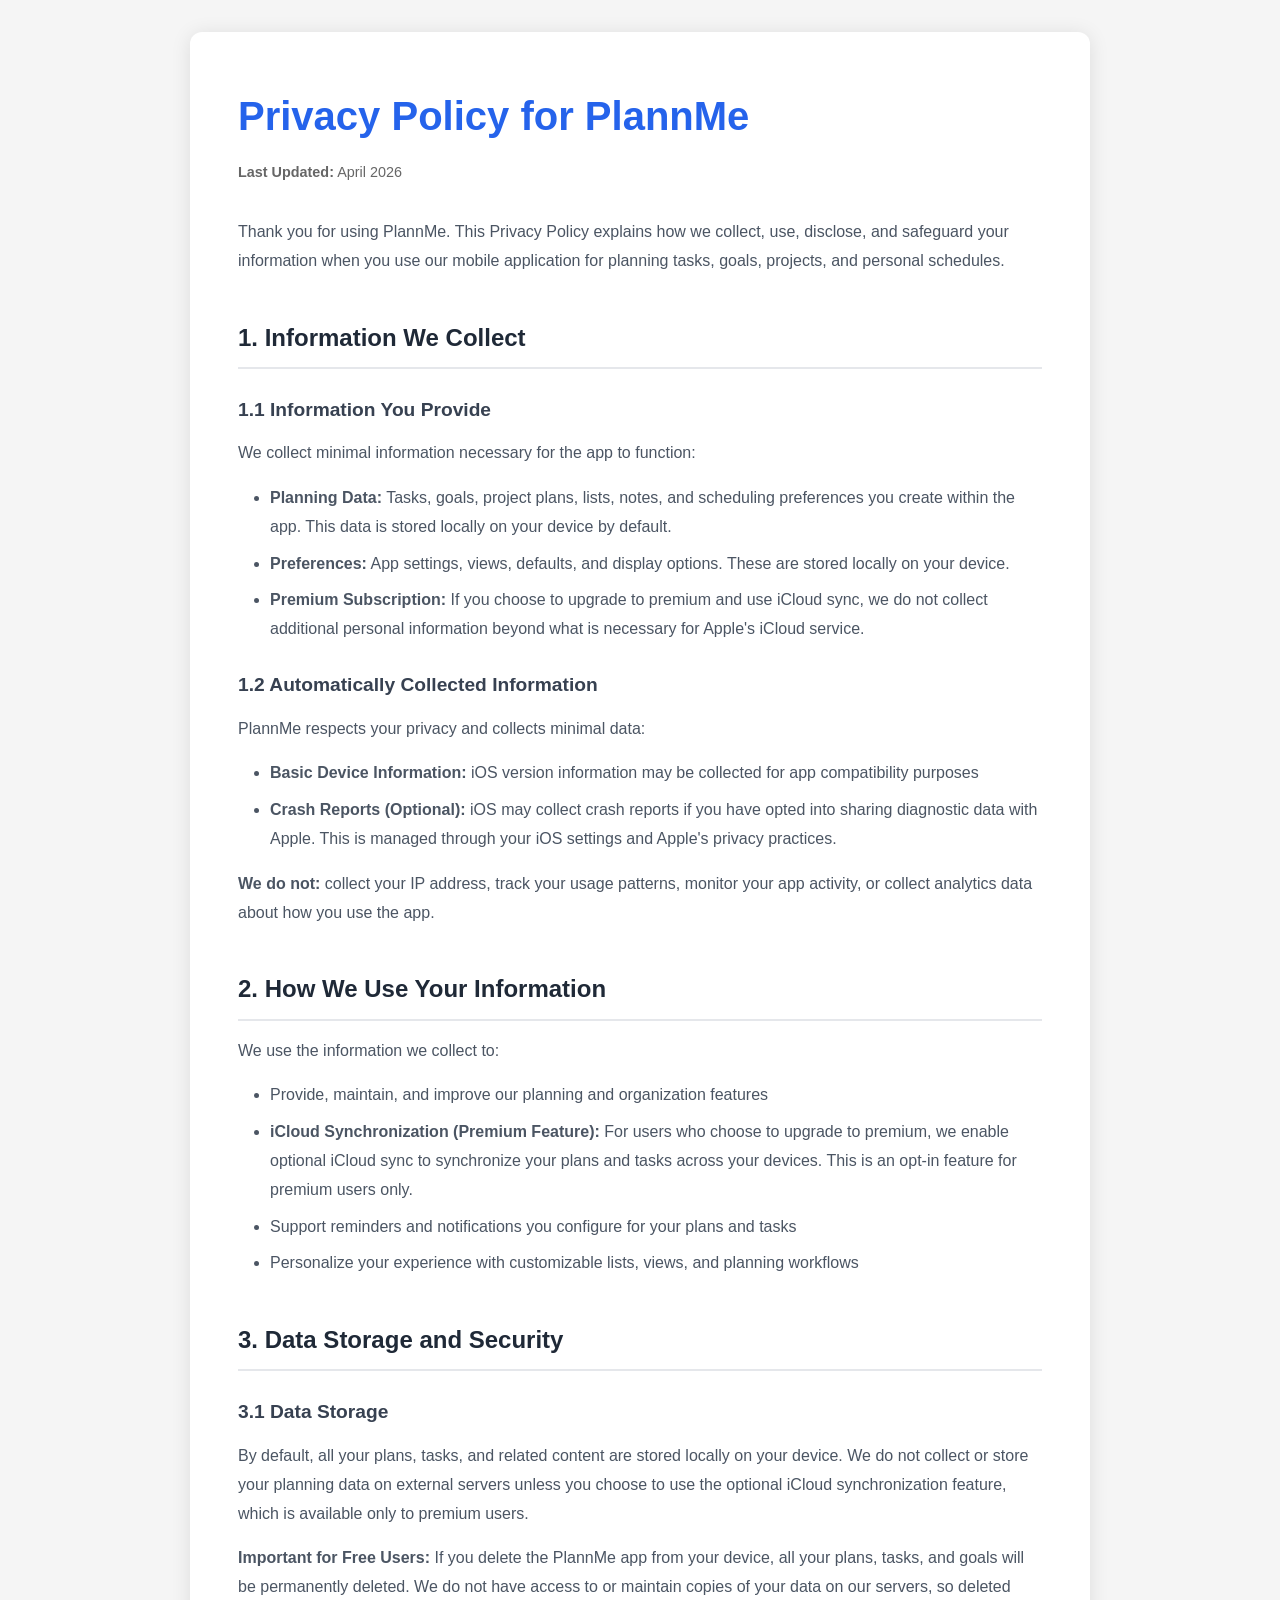
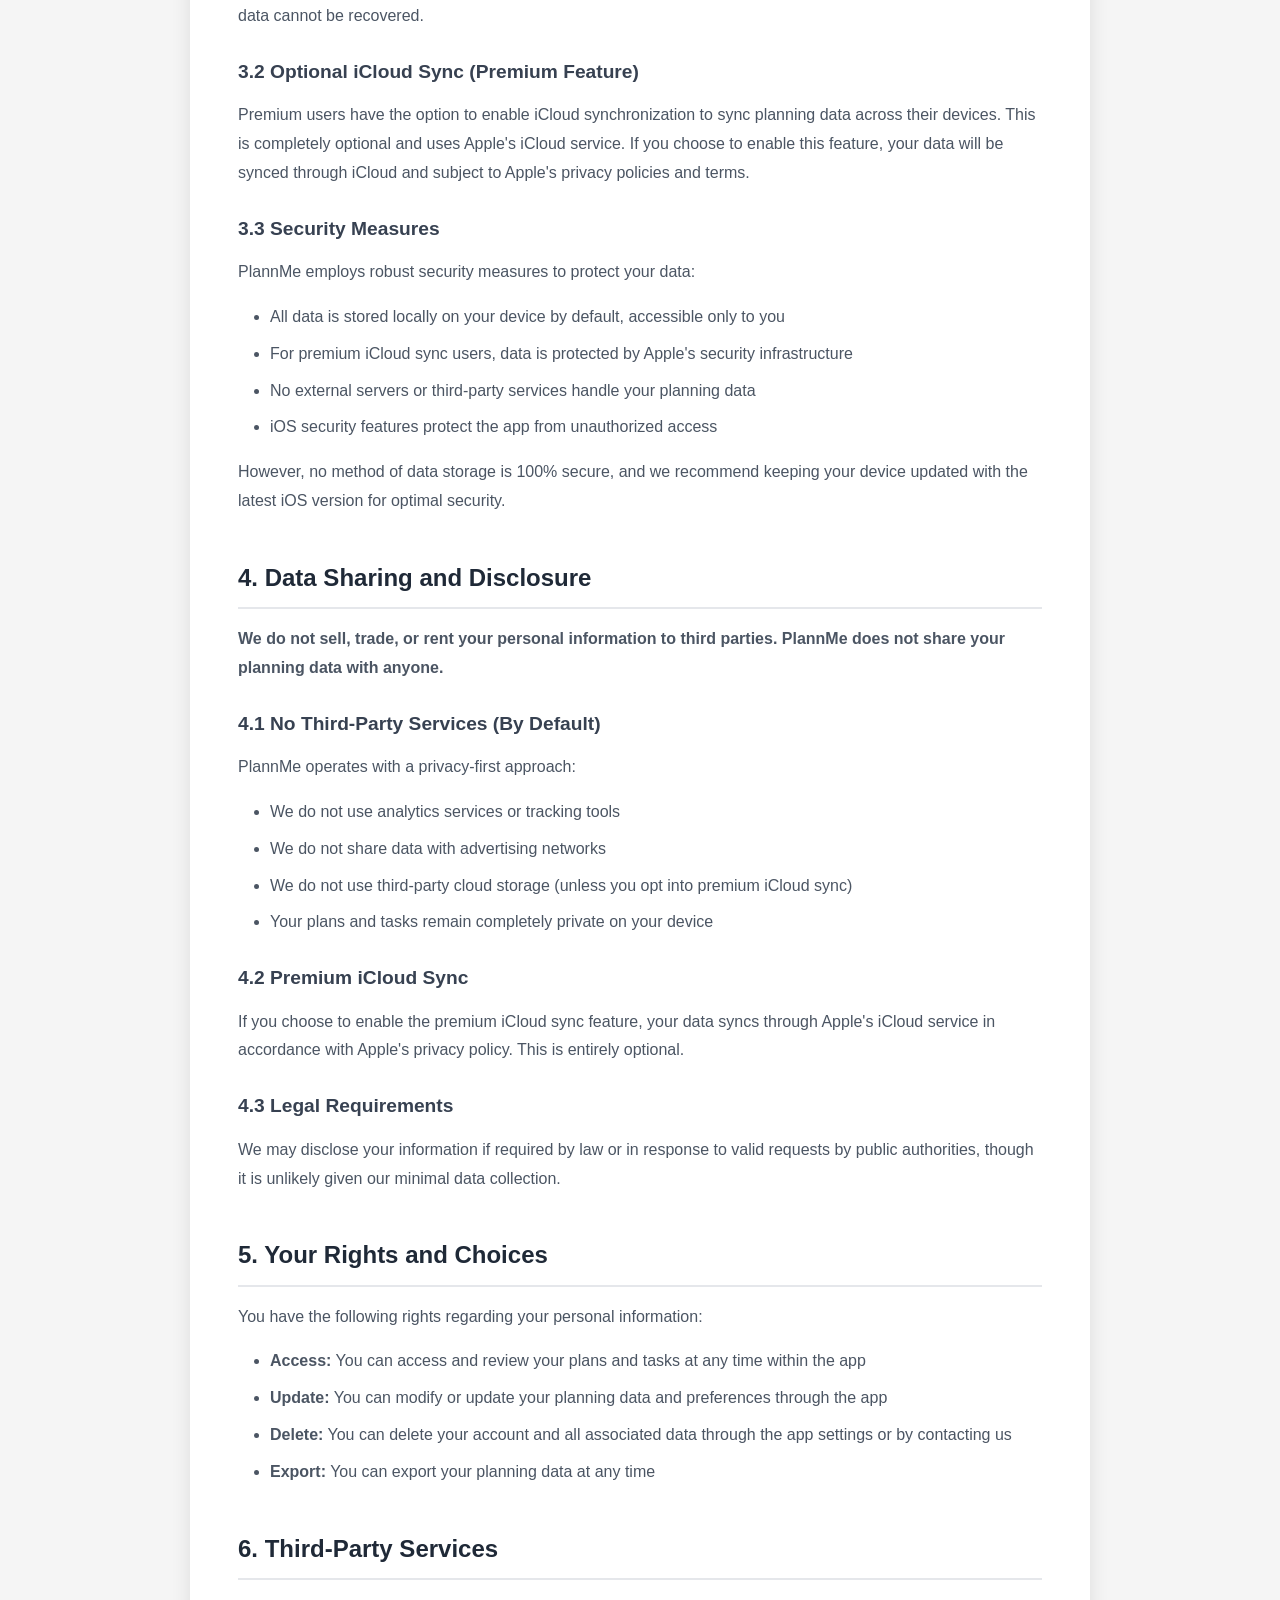
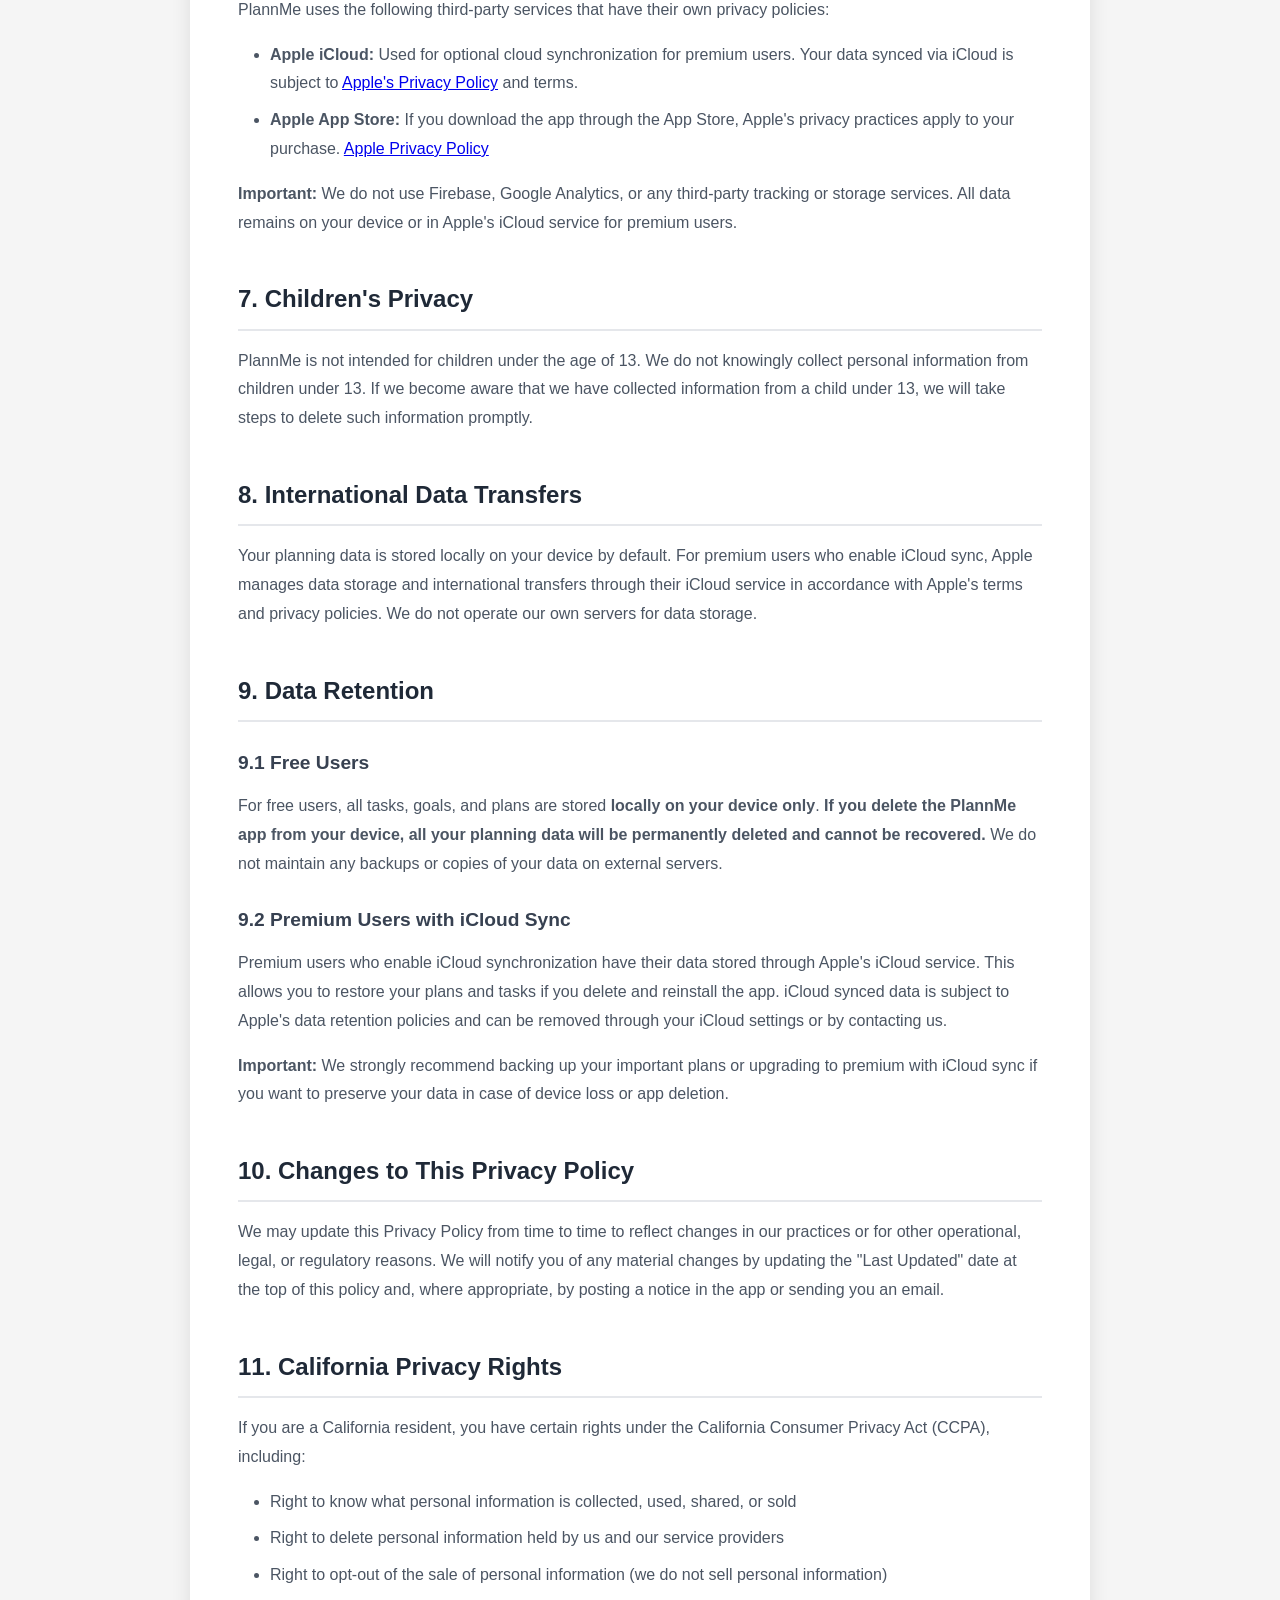
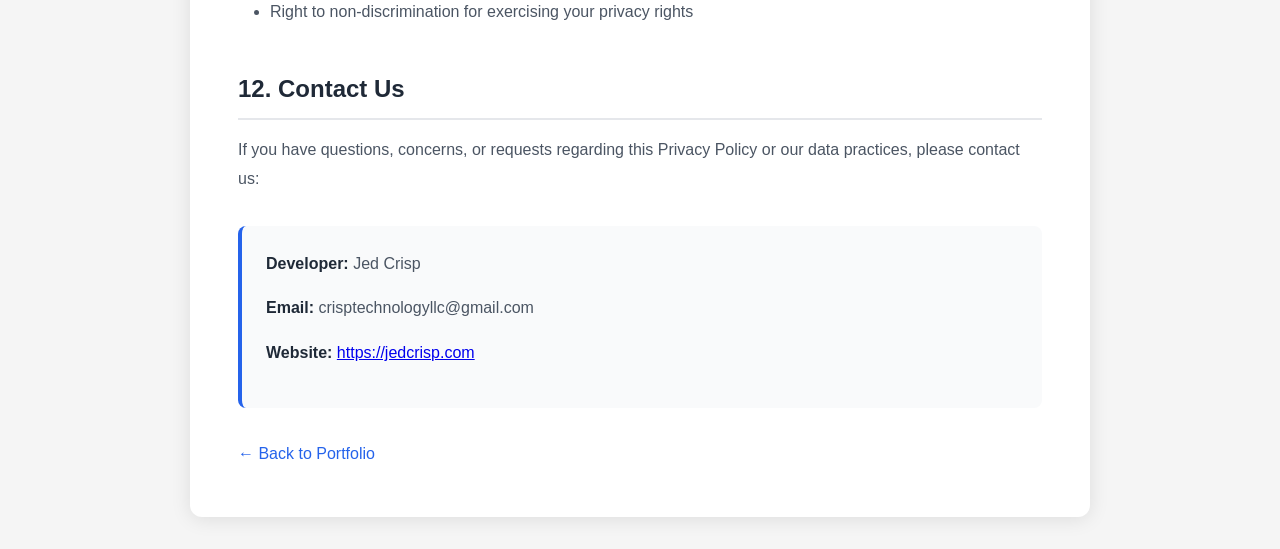
<file: plannme-privacy-policy.html>
<!DOCTYPE html>
<html lang="en">
<head>
    <meta charset="UTF-8">
    <meta name="viewport" content="width=device-width, initial-scale=1.0">
    <title>PlannMe Privacy Policy</title>
    <style>
        * {
            margin: 0;
            padding: 0;
            box-sizing: border-box;
        }
        
        body {
            font-family: -apple-system, BlinkMacSystemFont, 'Segoe UI', Roboto, Oxygen, Ubuntu, Cantarell, sans-serif;
            line-height: 1.8;
            color: #333;
            background: #f5f5f5;
            padding: 2rem 1rem;
        }
        
        .container {
            max-width: 900px;
            margin: 0 auto;
            background: white;
            padding: 3rem;
            border-radius: 12px;
            box-shadow: 0 2px 20px rgba(0, 0, 0, 0.1);
        }
        
        h1 {
            color: #2563eb;
            margin-bottom: 0.5rem;
            font-size: 2.5rem;
        }
        
        .last-updated {
            color: #666;
            margin-bottom: 2rem;
            font-size: 0.9rem;
        }
        
        h2 {
            color: #1f2937;
            margin-top: 2.5rem;
            margin-bottom: 1rem;
            font-size: 1.5rem;
            border-bottom: 2px solid #e5e7eb;
            padding-bottom: 0.5rem;
        }
        
        h3 {
            color: #374151;
            margin-top: 1.5rem;
            margin-bottom: 0.75rem;
            font-size: 1.2rem;
        }
        
        p {
            margin-bottom: 1rem;
            color: #4b5563;
        }
        
        ul {
            margin-left: 2rem;
            margin-bottom: 1rem;
        }
        
        li {
            margin-bottom: 0.5rem;
            color: #4b5563;
        }
        
        .contact-info {
            background: #f9fafb;
            padding: 1.5rem;
            border-radius: 8px;
            margin-top: 2rem;
            border-left: 4px solid #2563eb;
        }
        
        .contact-info strong {
            color: #1f2937;
        }
        
        .back-link {
            display: inline-block;
            margin-top: 2rem;
            color: #2563eb;
            text-decoration: none;
            font-weight: 500;
        }
        
        .back-link:hover {
            text-decoration: underline;
        }
        
        @media (max-width: 768px) {
            .container {
                padding: 2rem 1.5rem;
            }
            
            h1 {
                font-size: 2rem;
            }
        }
    </style>
</head>
<body>
    <div class="container">
        <h1>Privacy Policy for PlannMe</h1>
        <p class="last-updated"><strong>Last Updated:</strong> April 2026</p>

        <p>
            Thank you for using PlannMe. This Privacy Policy explains how we collect, use, disclose, and safeguard your information when you use our mobile application for planning tasks, goals, projects, and personal schedules.
        </p>

        <h2>1. Information We Collect</h2>
        
        <h3>1.1 Information You Provide</h3>
        <p>
            We collect minimal information necessary for the app to function:
        </p>
        <ul>
            <li><strong>Planning Data:</strong> Tasks, goals, project plans, lists, notes, and scheduling preferences you create within the app. This data is stored locally on your device by default.</li>
            <li><strong>Preferences:</strong> App settings, views, defaults, and display options. These are stored locally on your device.</li>
            <li><strong>Premium Subscription:</strong> If you choose to upgrade to premium and use iCloud sync, we do not collect additional personal information beyond what is necessary for Apple's iCloud service.</li>
        </ul>

        <h3>1.2 Automatically Collected Information</h3>
        <p>
            PlannMe respects your privacy and collects minimal data:
        </p>
        <ul>
            <li><strong>Basic Device Information:</strong> iOS version information may be collected for app compatibility purposes</li>
            <li><strong>Crash Reports (Optional):</strong> iOS may collect crash reports if you have opted into sharing diagnostic data with Apple. This is managed through your iOS settings and Apple's privacy practices.</li>
        </ul>
        <p>
            <strong>We do not:</strong> collect your IP address, track your usage patterns, monitor your app activity, or collect analytics data about how you use the app.
        </p>

        <h2>2. How We Use Your Information</h2>
        
        <p>We use the information we collect to:</p>
        <ul>
            <li>Provide, maintain, and improve our planning and organization features</li>
            <li><strong>iCloud Synchronization (Premium Feature):</strong> For users who choose to upgrade to premium, we enable optional iCloud sync to synchronize your plans and tasks across your devices. This is an opt-in feature for premium users only.</li>
            <li>Support reminders and notifications you configure for your plans and tasks</li>
            <li>Personalize your experience with customizable lists, views, and planning workflows</li>
       
        </ul>

        <h2>3. Data Storage and Security</h2>
        
        <h3>3.1 Data Storage</h3>
        <p>
            By default, all your plans, tasks, and related content are stored locally on your device. We do not collect or store your planning data on external servers unless you choose to use the optional iCloud synchronization feature, which is available only to premium users.
        </p>
        <p>
            <strong>Important for Free Users:</strong> If you delete the PlannMe app from your device, all your plans, tasks, and goals will be permanently deleted. We do not have access to or maintain copies of your data on our servers, so deleted data cannot be recovered.
        </p>
        
        <h3>3.2 Optional iCloud Sync (Premium Feature)</h3>
        <p>
            Premium users have the option to enable iCloud synchronization to sync planning data across their devices. This is completely optional and uses Apple's iCloud service. If you choose to enable this feature, your data will be synced through iCloud and subject to Apple's privacy policies and terms.
        </p>

        <h3>3.3 Security Measures</h3>
        <p>
            PlannMe employs robust security measures to protect your data:
        </p>
        <ul>
            <li>All data is stored locally on your device by default, accessible only to you</li>
            <li>For premium iCloud sync users, data is protected by Apple's security infrastructure</li>
            <li>No external servers or third-party services handle your planning data</li>
            <li>iOS security features protect the app from unauthorized access</li>
        </ul>

        <p>
            However, no method of data storage is 100% secure, and we recommend keeping your device updated with the latest iOS version for optimal security.
        </p>

        <h2>4. Data Sharing and Disclosure</h2>
        
        <p><strong>We do not sell, trade, or rent your personal information to third parties. PlannMe does not share your planning data with anyone.</strong></p>

        <h3>4.1 No Third-Party Services (By Default)</h3>
        <p>
            PlannMe operates with a privacy-first approach:
        </p>
        <ul>
            <li>We do not use analytics services or tracking tools</li>
            <li>We do not share data with advertising networks</li>
            <li>We do not use third-party cloud storage (unless you opt into premium iCloud sync)</li>
            <li>Your plans and tasks remain completely private on your device</li>
        </ul>

        <h3>4.2 Premium iCloud Sync</h3>
        <p>
            If you choose to enable the premium iCloud sync feature, your data syncs through Apple's iCloud service in accordance with Apple's privacy policy. This is entirely optional.
        </p>

        <h3>4.3 Legal Requirements</h3>
        <p>
            We may disclose your information if required by law or in response to valid requests by public authorities, though it is unlikely given our minimal data collection.
        </p>

        <h2>5. Your Rights and Choices</h2>
        
        <p>You have the following rights regarding your personal information:</p>
        <ul>
            <li><strong>Access:</strong> You can access and review your plans and tasks at any time within the app</li>
            <li><strong>Update:</strong> You can modify or update your planning data and preferences through the app</li>
            <li><strong>Delete:</strong> You can delete your account and all associated data through the app settings or by contacting us</li>
            <li><strong>Export:</strong> You can export your planning data at any time</li>
        </ul>

        <h2>6. Third-Party Services</h2>
        
        <p>
            PlannMe uses the following third-party services that have their own privacy policies:
        </p>
        <ul>
            <li><strong>Apple iCloud:</strong> Used for optional cloud synchronization for premium users. Your data synced via iCloud is subject to <a href="https://www.apple.com/privacy/" target="_blank">Apple's Privacy Policy</a> and terms.</li>
            <li><strong>Apple App Store:</strong> If you download the app through the App Store, Apple's privacy practices apply to your purchase. <a href="https://www.apple.com/privacy/" target="_blank">Apple Privacy Policy</a></li>
        </ul>
        
        <p><strong>Important:</strong> We do not use Firebase, Google Analytics, or any third-party tracking or storage services. All data remains on your device or in Apple's iCloud service for premium users.</p>

        <h2>7. Children's Privacy</h2>
        
        <p>
            PlannMe is not intended for children under the age of 13. We do not knowingly collect personal information from children under 13. If we become aware that we have collected information from a child under 13, we will take steps to delete such information promptly.
        </p>

        <h2>8. International Data Transfers</h2>
        
        <p>
            Your planning data is stored locally on your device by default. For premium users who enable iCloud sync, Apple manages data storage and international transfers through their iCloud service in accordance with Apple's terms and privacy policies. We do not operate our own servers for data storage.
        </p>

        <h2>9. Data Retention</h2>
        
        <h3>9.1 Free Users</h3>
        <p>
            For free users, all tasks, goals, and plans are stored <strong>locally on your device only</strong>. <strong>If you delete the PlannMe app from your device, all your planning data will be permanently deleted and cannot be recovered.</strong> We do not maintain any backups or copies of your data on external servers.
        </p>
        
        <h3>9.2 Premium Users with iCloud Sync</h3>
        <p>
            Premium users who enable iCloud synchronization have their data stored through Apple's iCloud service. This allows you to restore your plans and tasks if you delete and reinstall the app. iCloud synced data is subject to Apple's data retention policies and can be removed through your iCloud settings or by contacting us.
        </p>
        
        <p>
            <strong>Important:</strong> We strongly recommend backing up your important plans or upgrading to premium with iCloud sync if you want to preserve your data in case of device loss or app deletion.
        </p>

        <h2>10. Changes to This Privacy Policy</h2>
        
        <p>
            We may update this Privacy Policy from time to time to reflect changes in our practices or for other operational, legal, or regulatory reasons. We will notify you of any material changes by updating the "Last Updated" date at the top of this policy and, where appropriate, by posting a notice in the app or sending you an email.
        </p>

        <h2>11. California Privacy Rights</h2>
        
        <p>
            If you are a California resident, you have certain rights under the California Consumer Privacy Act (CCPA), including:
        </p>
        <ul>
            <li>Right to know what personal information is collected, used, shared, or sold</li>
            <li>Right to delete personal information held by us and our service providers</li>
            <li>Right to opt-out of the sale of personal information (we do not sell personal information)</li>
            <li>Right to non-discrimination for exercising your privacy rights</li>
        </ul>

        <h2>12. Contact Us</h2>
        
        <p>
            If you have questions, concerns, or requests regarding this Privacy Policy or our data practices, please contact us:
        </p>
        
        <div class="contact-info">
            <p><strong>Developer:</strong> Jed Crisp</p>
            <p><strong>Email:</strong> crisptechnologyllc@gmail.com</p>
            <p><strong>Website:</strong> <a href="https://jedcrisp.com">https://jedcrisp.com</a></p>
        </div>

        <a href="index.html" class="back-link">← Back to Portfolio</a>
    </div>
</body>
</html>
</file>
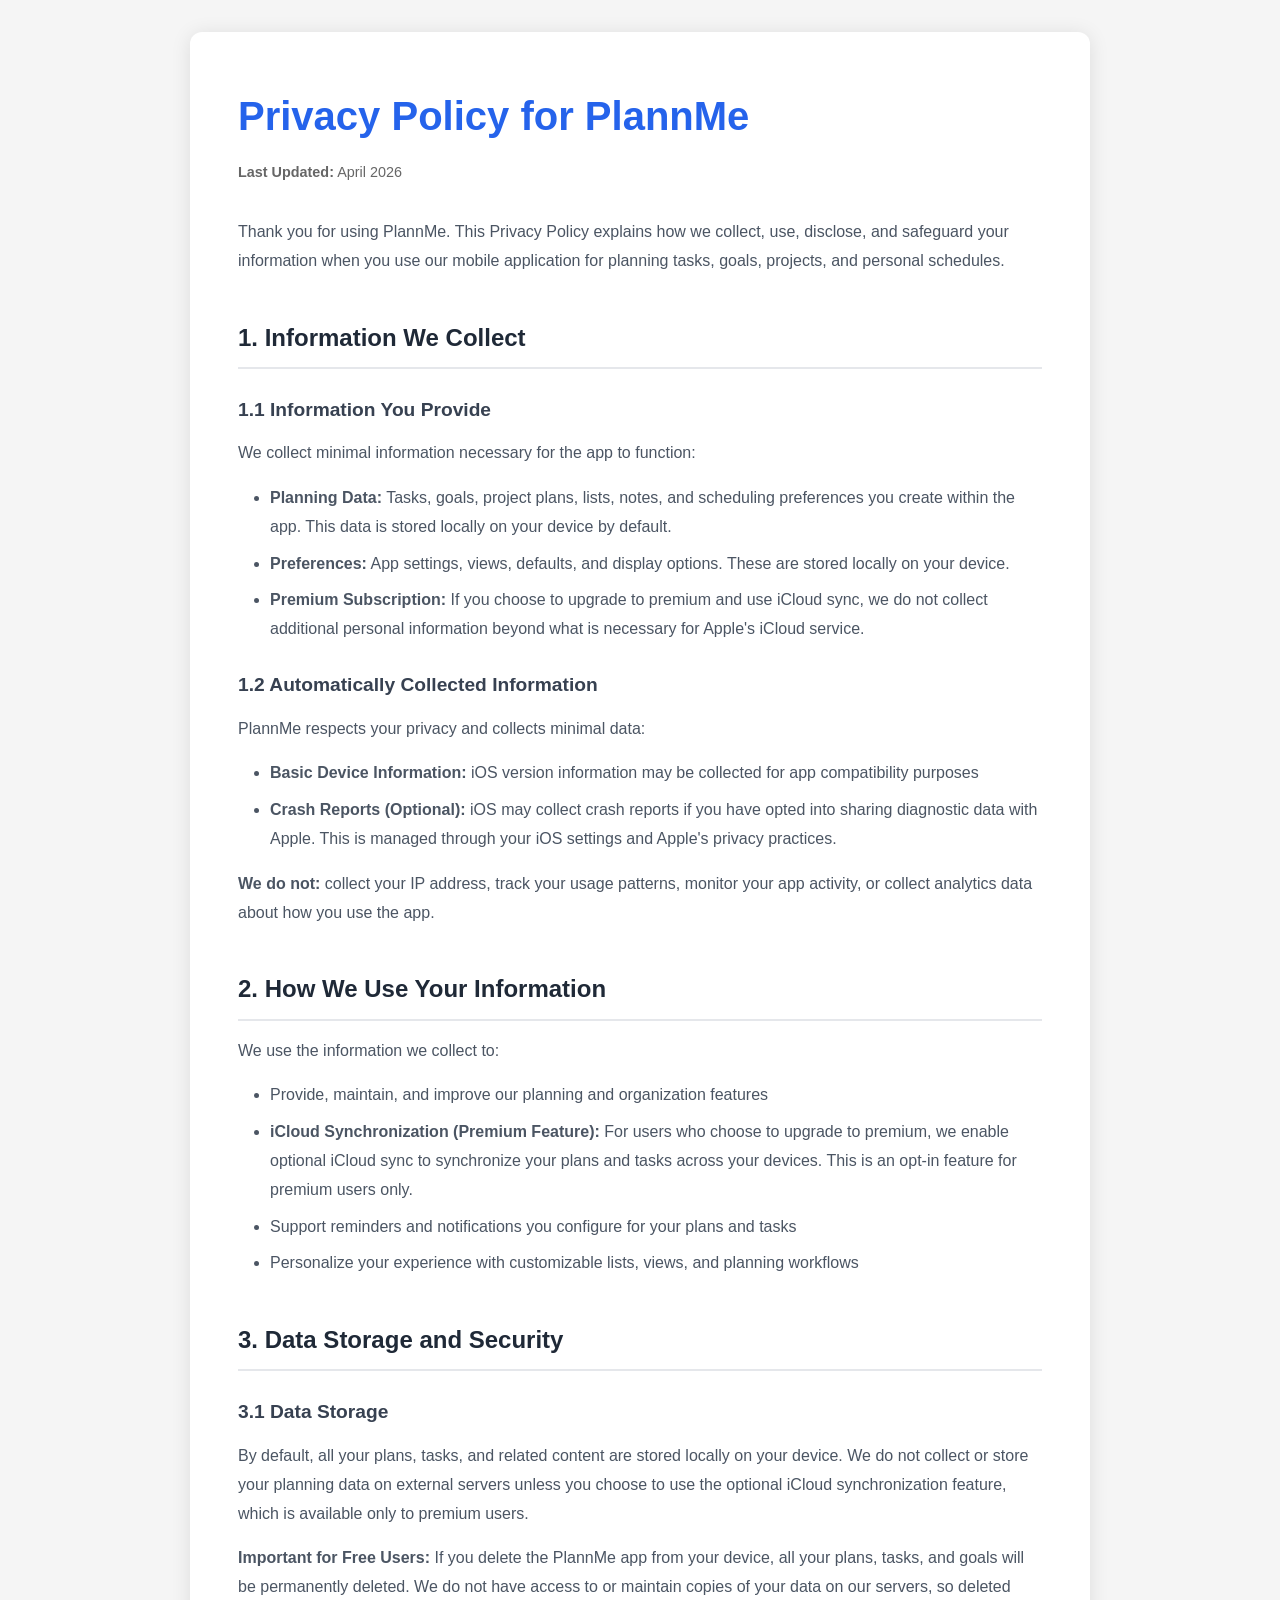
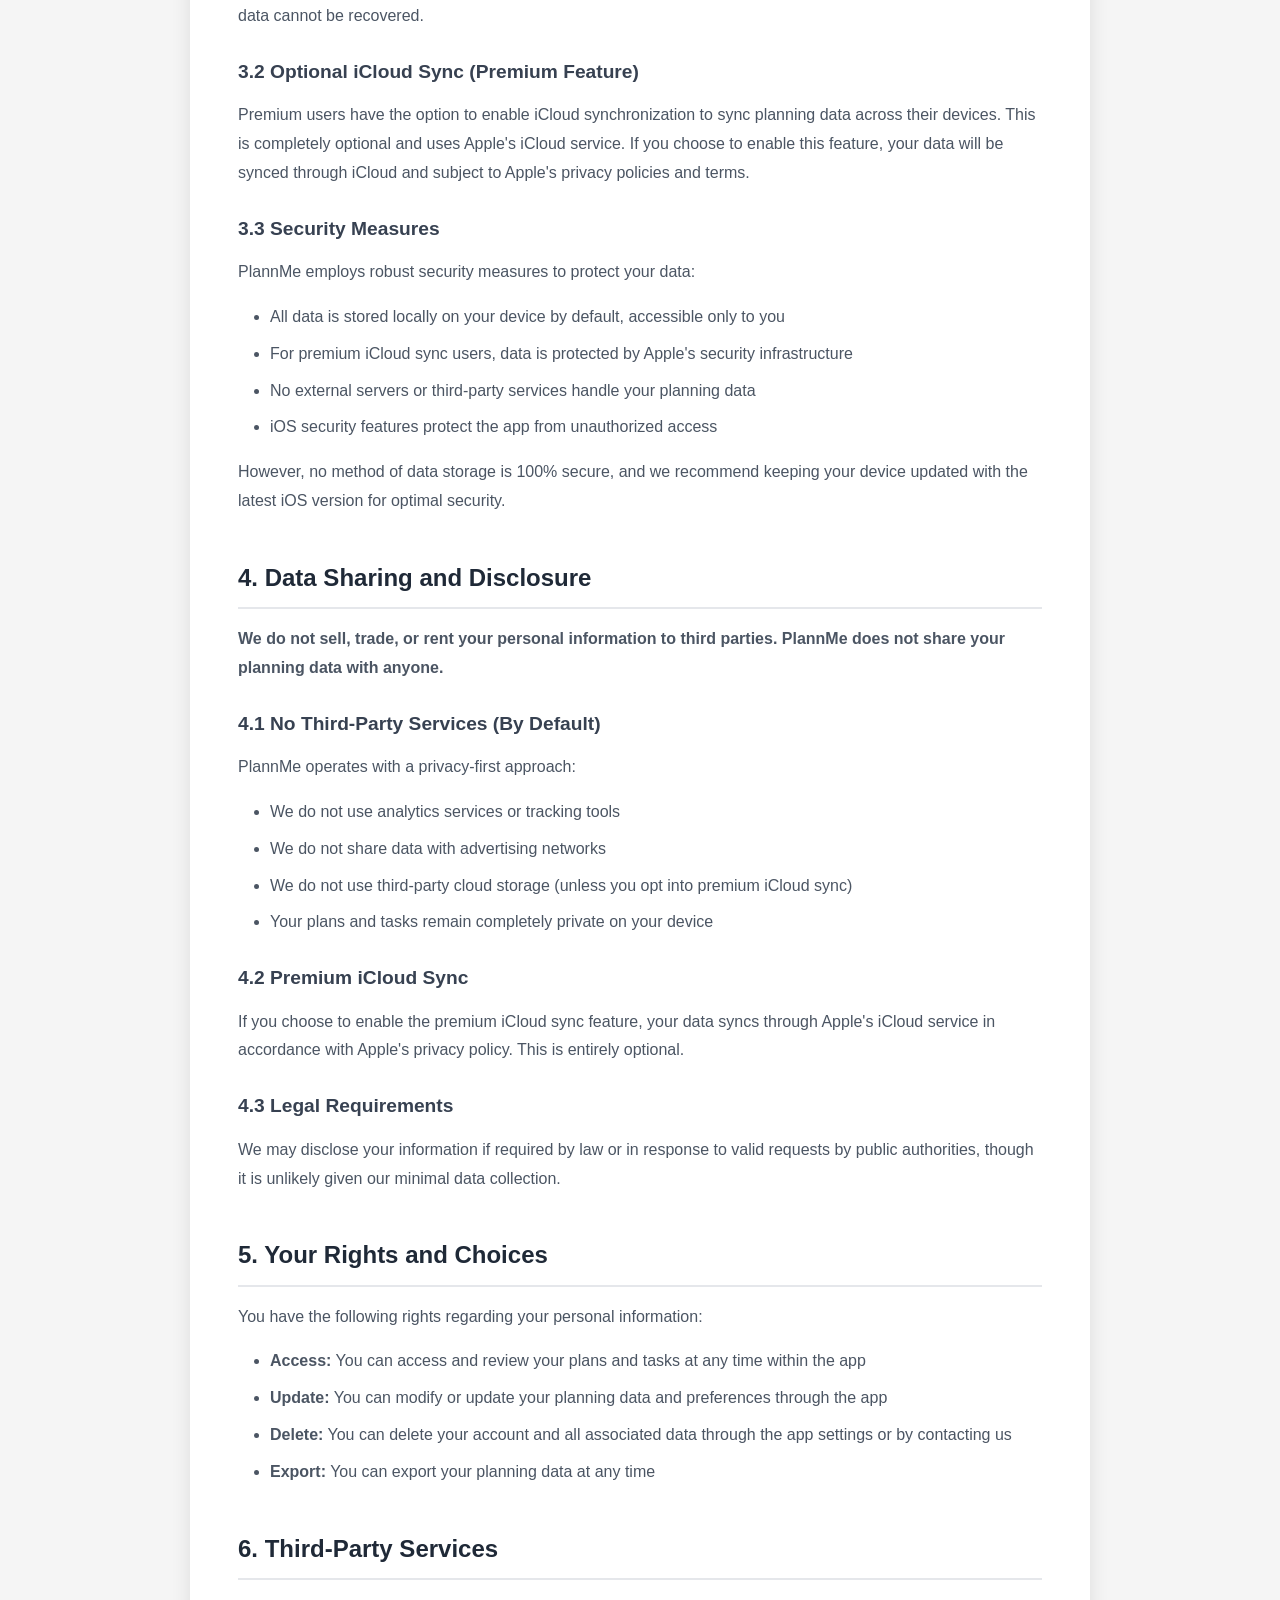
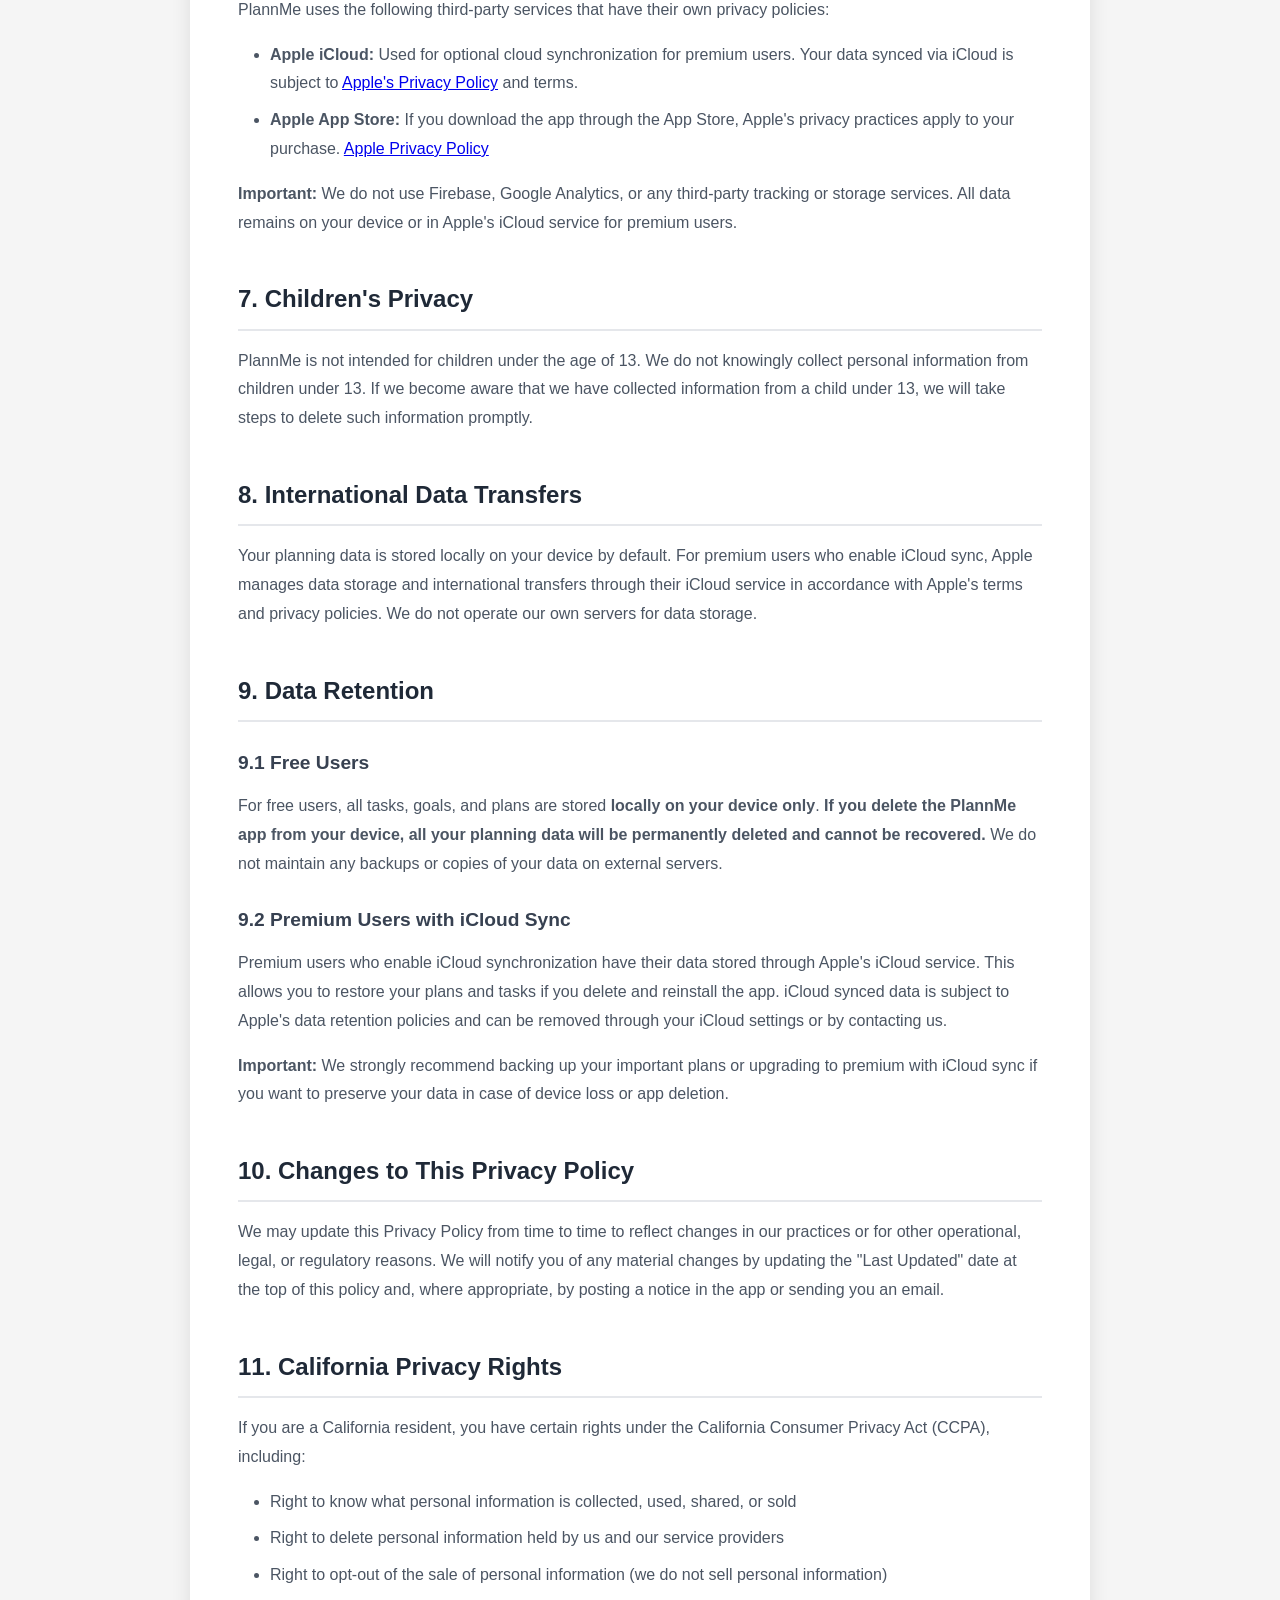
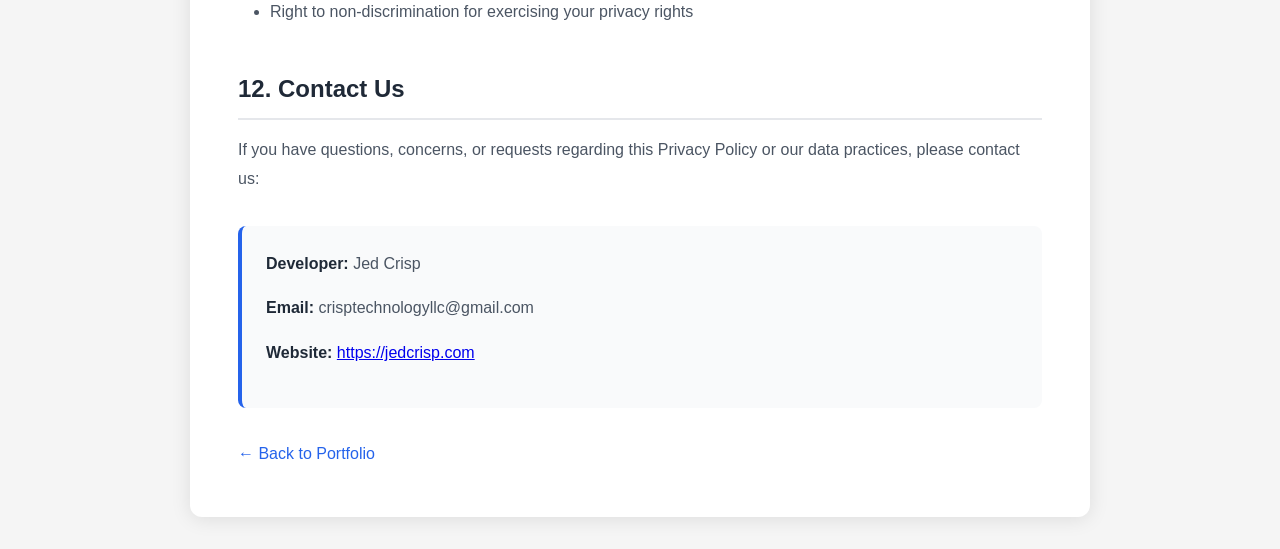
<file: privacy-policy.html>
<!DOCTYPE html>
<html lang="en">
<head>
    <meta charset="UTF-8">
    <meta name="viewport" content="width=device-width, initial-scale=1.0">
    <meta http-equiv="refresh" content="0; url=plannme-privacy-policy.html">
    <title>Privacy Policy — PlannMe</title>
    <link rel="canonical" href="plannme-privacy-policy.html">
</head>
<body>
    <p>If you are not redirected, open the <a href="plannme-privacy-policy.html">PlannMe Privacy Policy</a>.</p>
</body>
</html>
</file>
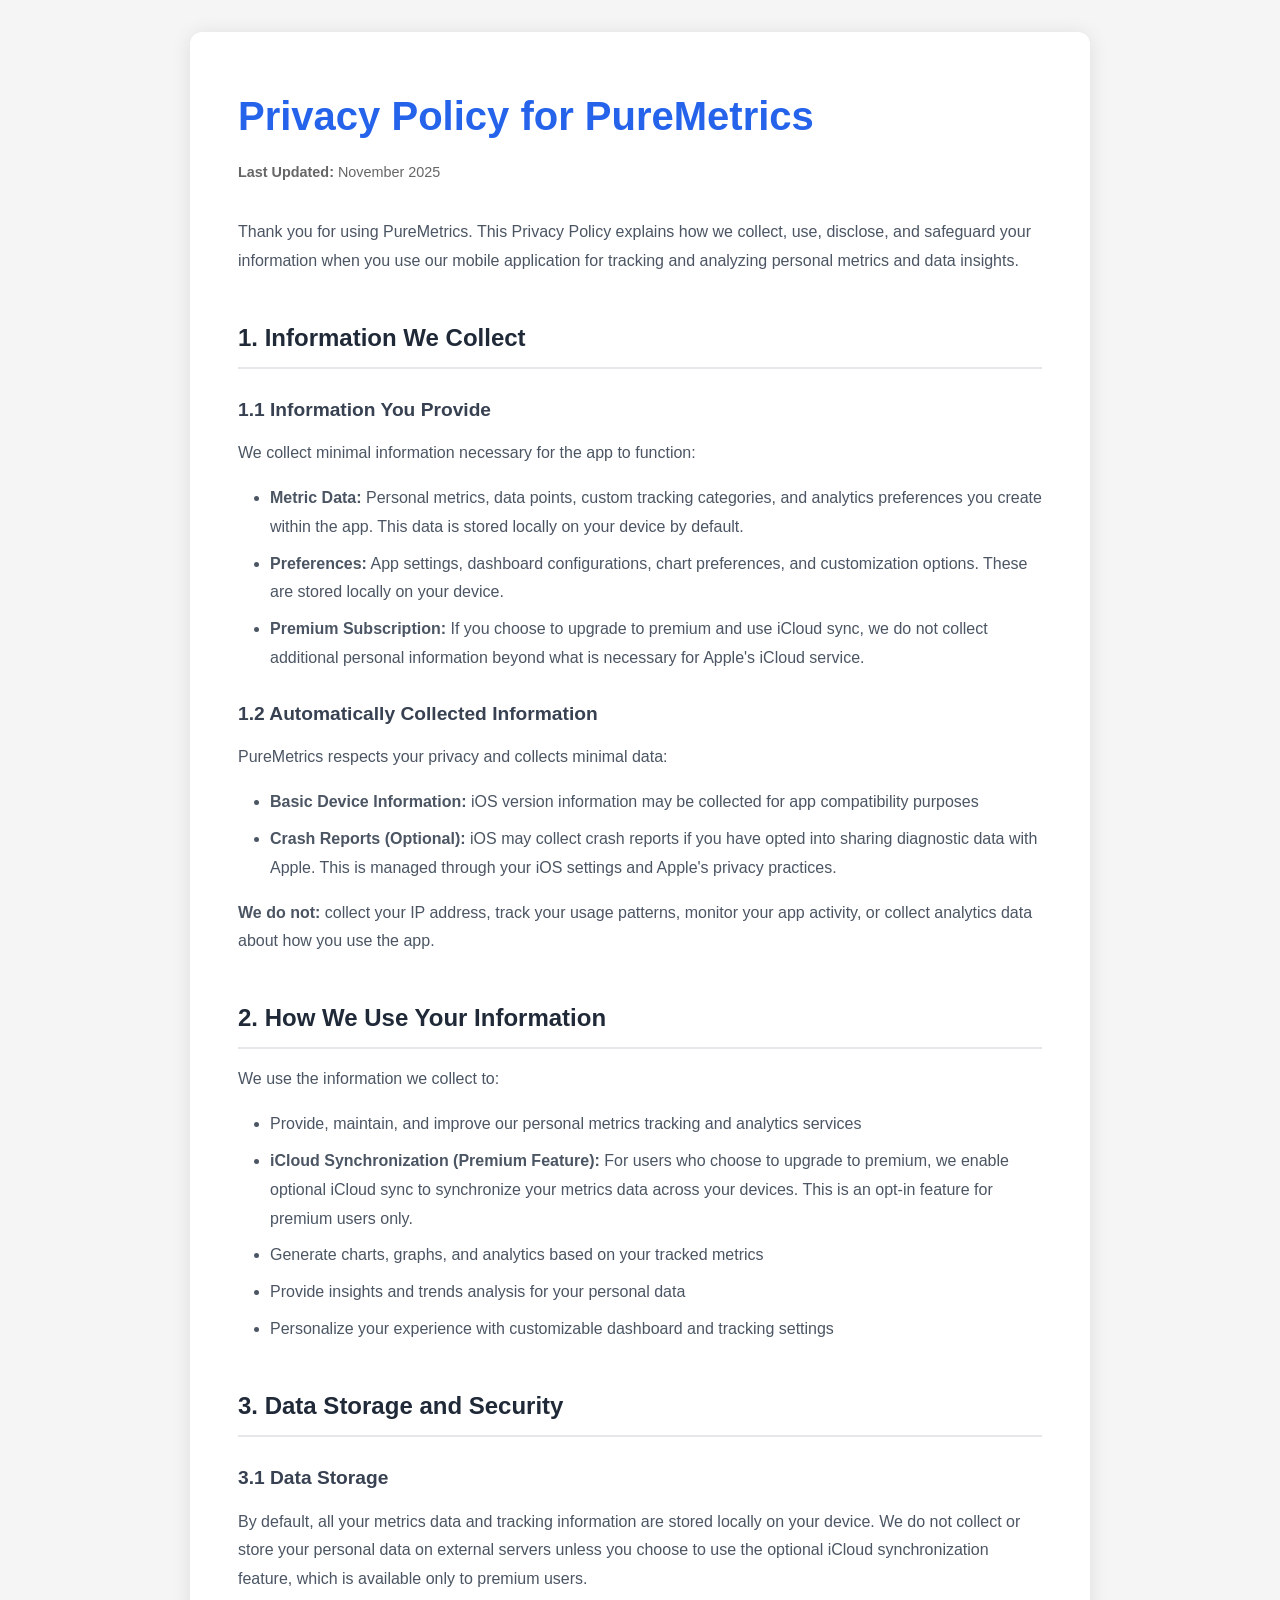
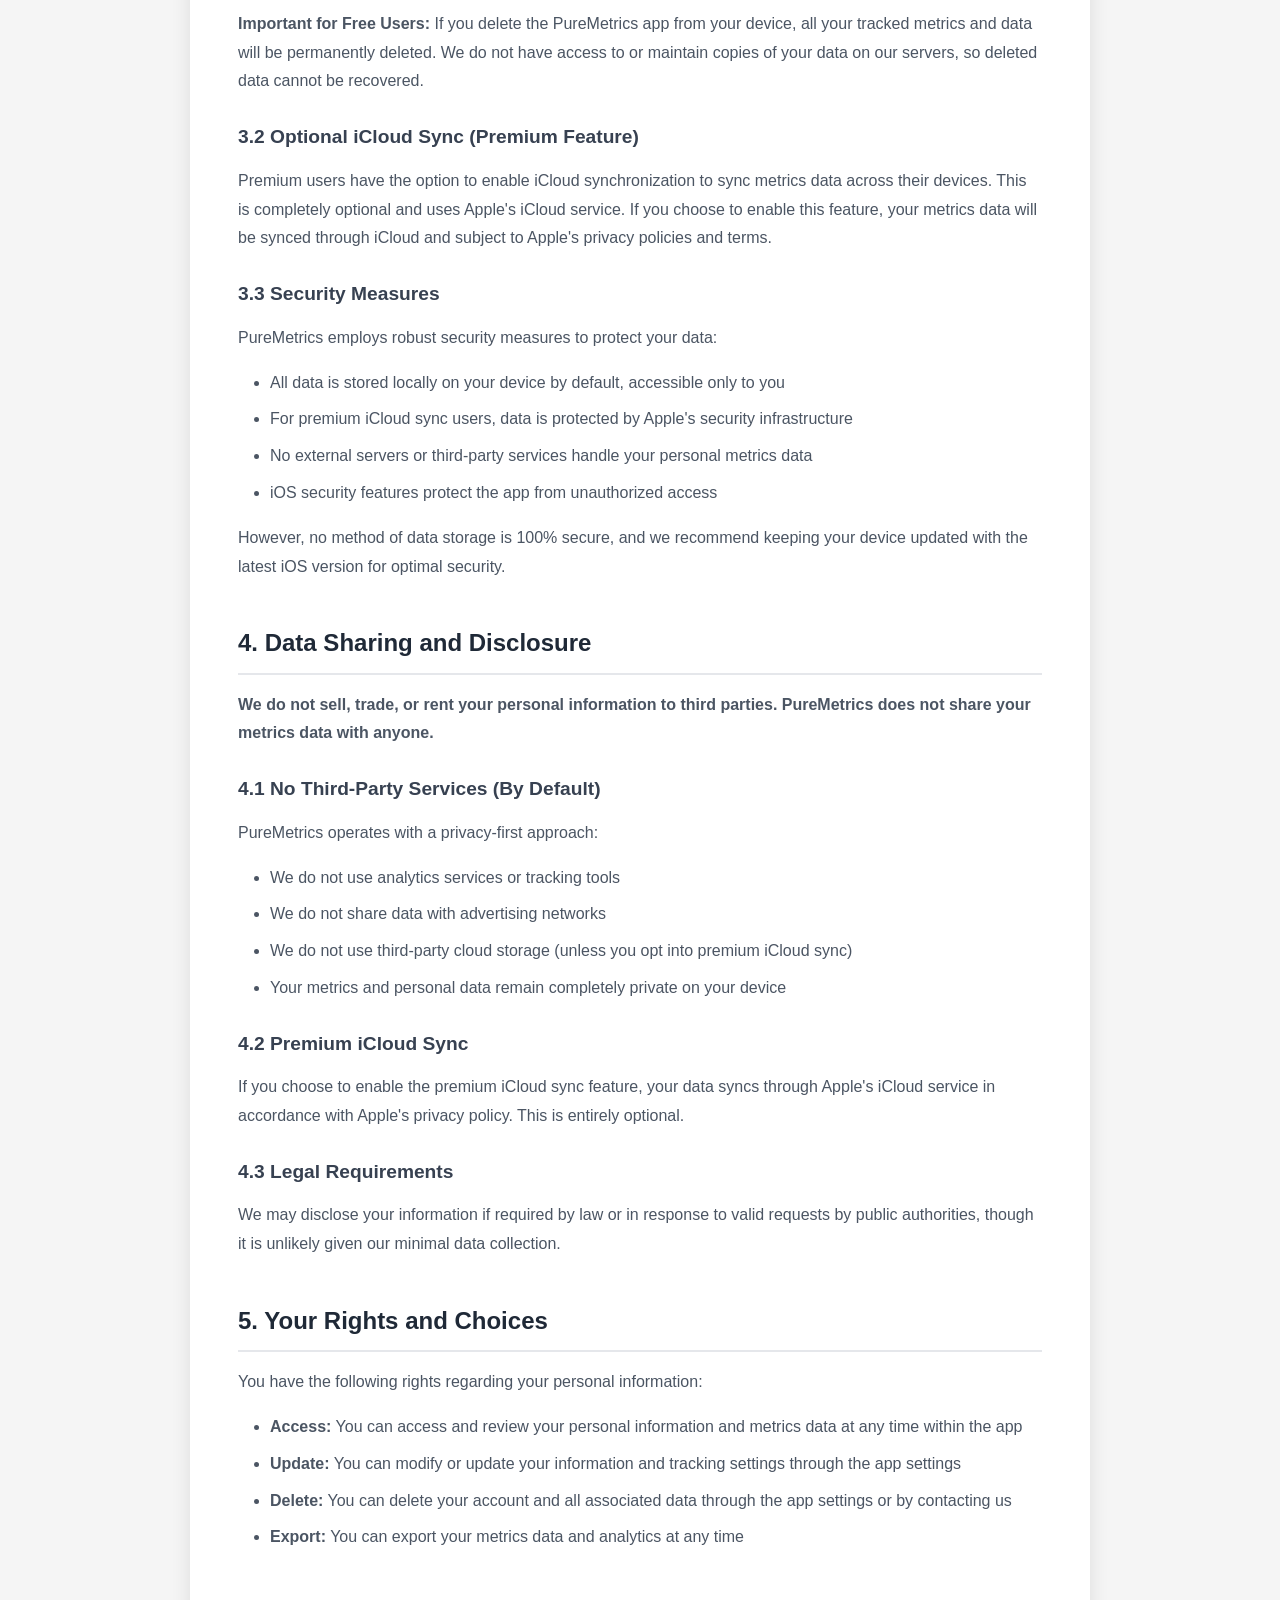
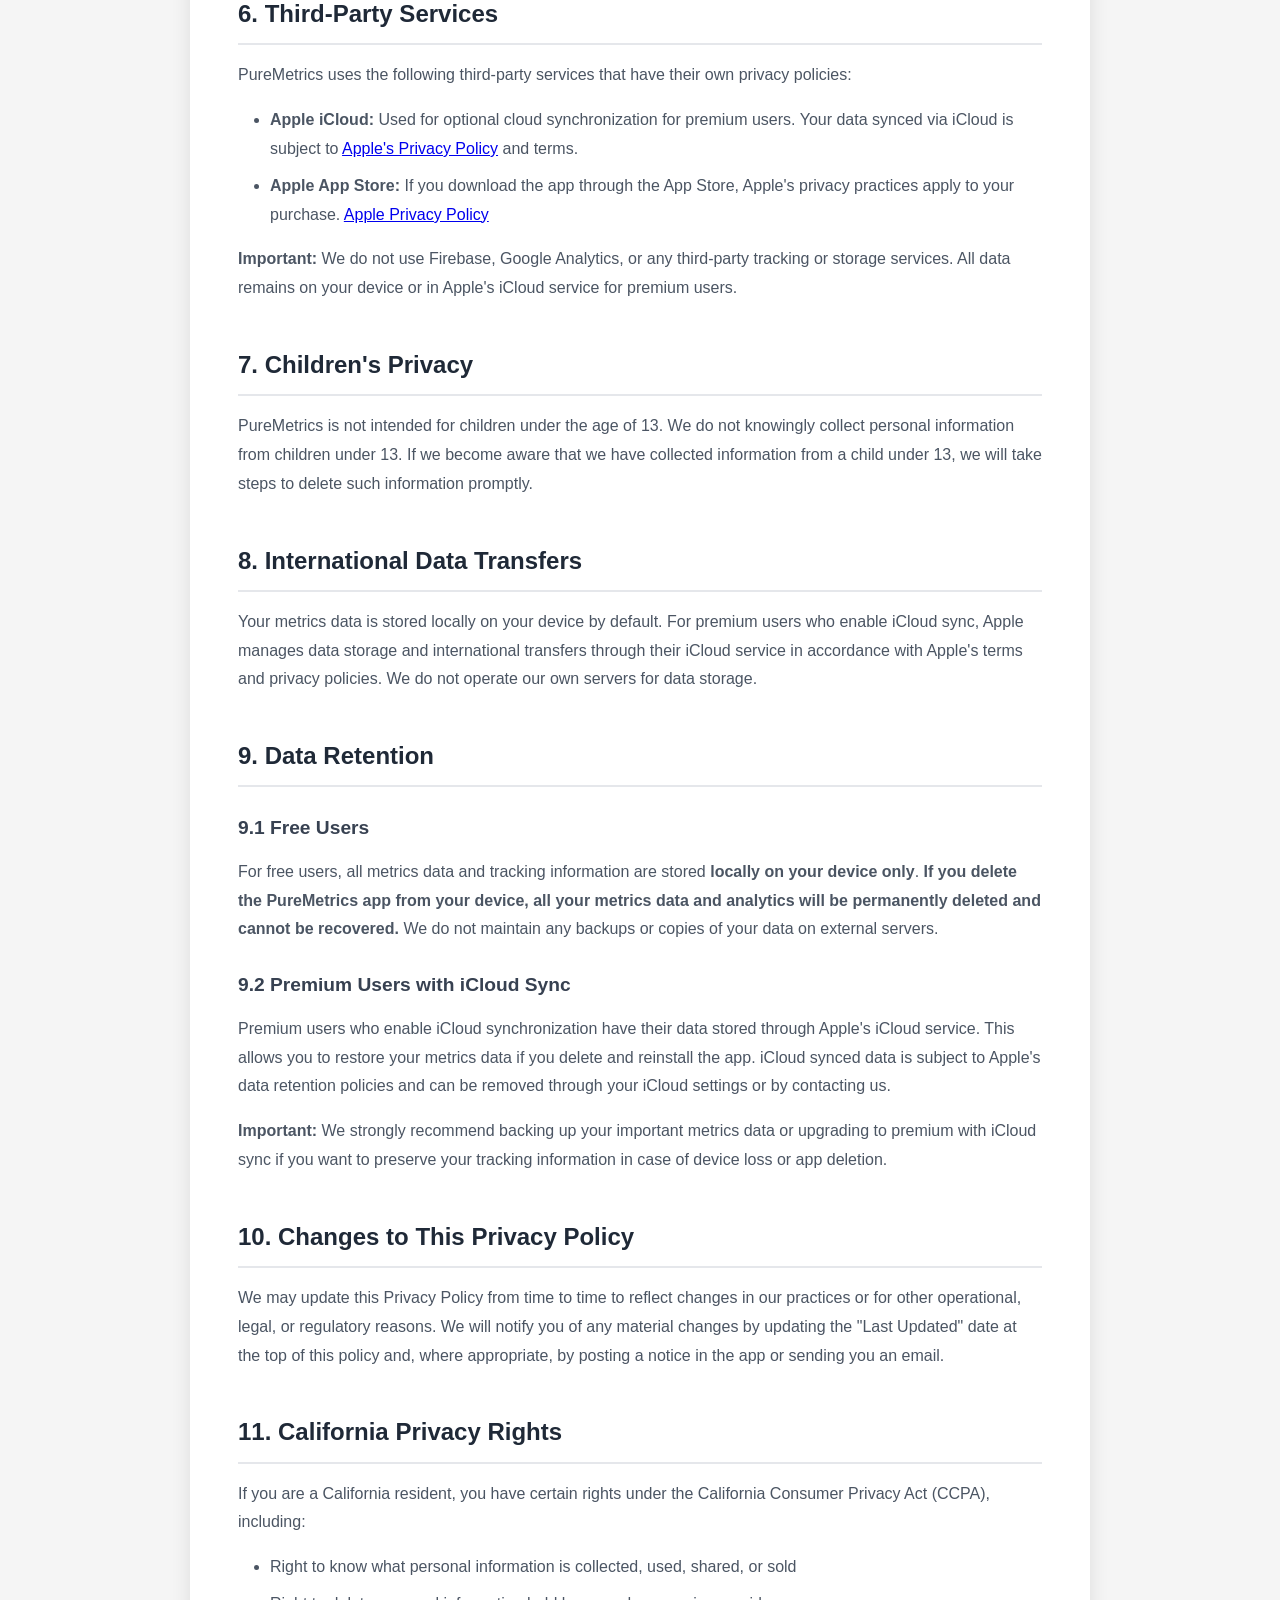
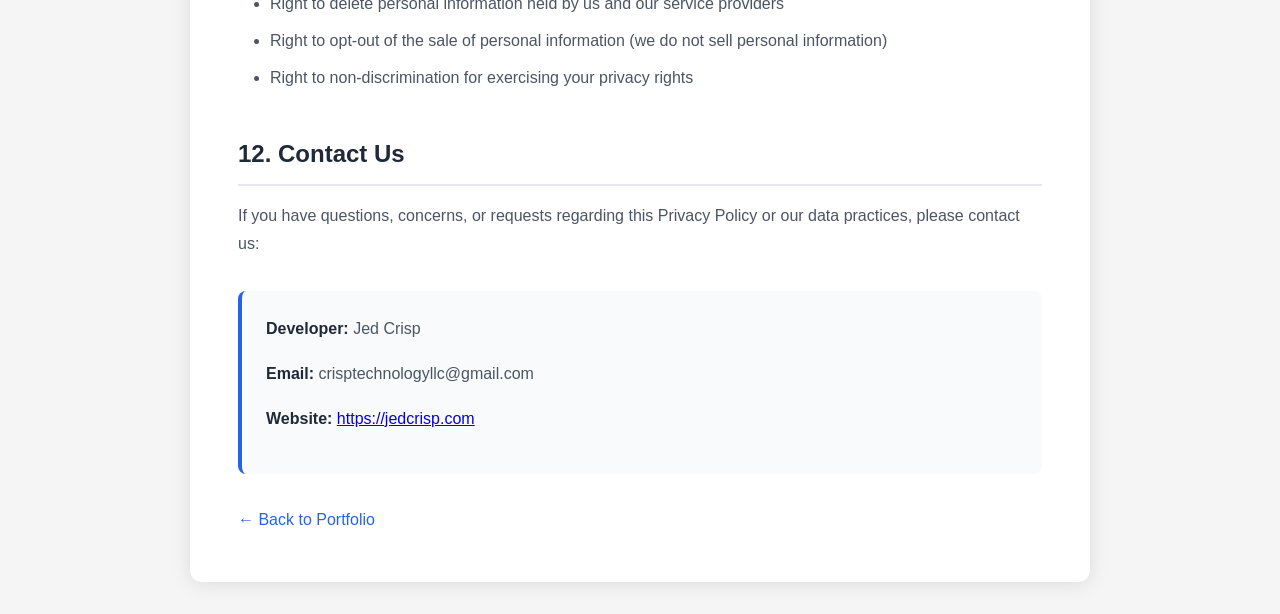
<file: puremetrics-privacy-policy.html>
<!DOCTYPE html>
<html lang="en">
<head>
    <meta charset="UTF-8">
    <meta name="viewport" content="width=device-width, initial-scale=1.0">
    <title>PureMetrics Privacy Policy</title>
    <style>
        * {
            margin: 0;
            padding: 0;
            box-sizing: border-box;
        }
        
        body {
            font-family: -apple-system, BlinkMacSystemFont, 'Segoe UI', Roboto, Oxygen, Ubuntu, Cantarell, sans-serif;
            line-height: 1.8;
            color: #333;
            background: #f5f5f5;
            padding: 2rem 1rem;
        }
        
        .container {
            max-width: 900px;
            margin: 0 auto;
            background: white;
            padding: 3rem;
            border-radius: 12px;
            box-shadow: 0 2px 20px rgba(0, 0, 0, 0.1);
        }
        
        h1 {
            color: #2563eb;
            margin-bottom: 0.5rem;
            font-size: 2.5rem;
        }
        
        .last-updated {
            color: #666;
            margin-bottom: 2rem;
            font-size: 0.9rem;
        }
        
        h2 {
            color: #1f2937;
            margin-top: 2.5rem;
            margin-bottom: 1rem;
            font-size: 1.5rem;
            border-bottom: 2px solid #e5e7eb;
            padding-bottom: 0.5rem;
        }
        
        h3 {
            color: #374151;
            margin-top: 1.5rem;
            margin-bottom: 0.75rem;
            font-size: 1.2rem;
        }
        
        p {
            margin-bottom: 1rem;
            color: #4b5563;
        }
        
        ul {
            margin-left: 2rem;
            margin-bottom: 1rem;
        }
        
        li {
            margin-bottom: 0.5rem;
            color: #4b5563;
        }
        
        .contact-info {
            background: #f9fafb;
            padding: 1.5rem;
            border-radius: 8px;
            margin-top: 2rem;
            border-left: 4px solid #2563eb;
        }
        
        .contact-info strong {
            color: #1f2937;
        }
        
        .back-link {
            display: inline-block;
            margin-top: 2rem;
            color: #2563eb;
            text-decoration: none;
            font-weight: 500;
        }
        
        .back-link:hover {
            text-decoration: underline;
        }
        
        @media (max-width: 768px) {
            .container {
                padding: 2rem 1.5rem;
            }
            
            h1 {
                font-size: 2rem;
            }
        }
    </style>
</head>
<body>
    <div class="container">
        <h1>Privacy Policy for PureMetrics</h1>
        <p class="last-updated"><strong>Last Updated:</strong> November 2025</p>

        <p>
            Thank you for using PureMetrics. This Privacy Policy explains how we collect, use, disclose, and safeguard your information when you use our mobile application for tracking and analyzing personal metrics and data insights.
        </p>

        <h2>1. Information We Collect</h2>
        
        <h3>1.1 Information You Provide</h3>
        <p>
            We collect minimal information necessary for the app to function:
        </p>
        <ul>
            <li><strong>Metric Data:</strong> Personal metrics, data points, custom tracking categories, and analytics preferences you create within the app. This data is stored locally on your device by default.</li>
            <li><strong>Preferences:</strong> App settings, dashboard configurations, chart preferences, and customization options. These are stored locally on your device.</li>
            <li><strong>Premium Subscription:</strong> If you choose to upgrade to premium and use iCloud sync, we do not collect additional personal information beyond what is necessary for Apple's iCloud service.</li>
        </ul>

        <h3>1.2 Automatically Collected Information</h3>
        <p>
            PureMetrics respects your privacy and collects minimal data:
        </p>
        <ul>
            <li><strong>Basic Device Information:</strong> iOS version information may be collected for app compatibility purposes</li>
            <li><strong>Crash Reports (Optional):</strong> iOS may collect crash reports if you have opted into sharing diagnostic data with Apple. This is managed through your iOS settings and Apple's privacy practices.</li>
        </ul>
        <p>
            <strong>We do not:</strong> collect your IP address, track your usage patterns, monitor your app activity, or collect analytics data about how you use the app.
        </p>

        <h2>2. How We Use Your Information</h2>
        
        <p>We use the information we collect to:</p>
        <ul>
            <li>Provide, maintain, and improve our personal metrics tracking and analytics services</li>
            <li><strong>iCloud Synchronization (Premium Feature):</strong> For users who choose to upgrade to premium, we enable optional iCloud sync to synchronize your metrics data across your devices. This is an opt-in feature for premium users only.</li>
            <li>Generate charts, graphs, and analytics based on your tracked metrics</li>
            <li>Provide insights and trends analysis for your personal data</li>
            <li>Personalize your experience with customizable dashboard and tracking settings</li>
        </ul>

        <h2>3. Data Storage and Security</h2>
        
        <h3>3.1 Data Storage</h3>
        <p>
            By default, all your metrics data and tracking information are stored locally on your device. We do not collect or store your personal data on external servers unless you choose to use the optional iCloud synchronization feature, which is available only to premium users.
        </p>
        <p>
            <strong>Important for Free Users:</strong> If you delete the PureMetrics app from your device, all your tracked metrics and data will be permanently deleted. We do not have access to or maintain copies of your data on our servers, so deleted data cannot be recovered.
        </p>
        
        <h3>3.2 Optional iCloud Sync (Premium Feature)</h3>
        <p>
            Premium users have the option to enable iCloud synchronization to sync metrics data across their devices. This is completely optional and uses Apple's iCloud service. If you choose to enable this feature, your metrics data will be synced through iCloud and subject to Apple's privacy policies and terms.
        </p>

        <h3>3.3 Security Measures</h3>
        <p>
            PureMetrics employs robust security measures to protect your data:
        </p>
        <ul>
            <li>All data is stored locally on your device by default, accessible only to you</li>
            <li>For premium iCloud sync users, data is protected by Apple's security infrastructure</li>
            <li>No external servers or third-party services handle your personal metrics data</li>
            <li>iOS security features protect the app from unauthorized access</li>
        </ul>

        <p>
            However, no method of data storage is 100% secure, and we recommend keeping your device updated with the latest iOS version for optimal security.
        </p>

        <h2>4. Data Sharing and Disclosure</h2>
        
        <p><strong>We do not sell, trade, or rent your personal information to third parties. PureMetrics does not share your metrics data with anyone.</strong></p>

        <h3>4.1 No Third-Party Services (By Default)</h3>
        <p>
            PureMetrics operates with a privacy-first approach:
        </p>
        <ul>
            <li>We do not use analytics services or tracking tools</li>
            <li>We do not share data with advertising networks</li>
            <li>We do not use third-party cloud storage (unless you opt into premium iCloud sync)</li>
            <li>Your metrics and personal data remain completely private on your device</li>
        </ul>

        <h3>4.2 Premium iCloud Sync</h3>
        <p>
            If you choose to enable the premium iCloud sync feature, your data syncs through Apple's iCloud service in accordance with Apple's privacy policy. This is entirely optional.
        </p>

        <h3>4.3 Legal Requirements</h3>
        <p>
            We may disclose your information if required by law or in response to valid requests by public authorities, though it is unlikely given our minimal data collection.
        </p>

        <h2>5. Your Rights and Choices</h2>
        
        <p>You have the following rights regarding your personal information:</p>
        <ul>
            <li><strong>Access:</strong> You can access and review your personal information and metrics data at any time within the app</li>
            <li><strong>Update:</strong> You can modify or update your information and tracking settings through the app settings</li>
            <li><strong>Delete:</strong> You can delete your account and all associated data through the app settings or by contacting us</li>
            <li><strong>Export:</strong> You can export your metrics data and analytics at any time</li>
        </ul>

        <h2>6. Third-Party Services</h2>
        
        <p>
            PureMetrics uses the following third-party services that have their own privacy policies:
        </p>
        <ul>
            <li><strong>Apple iCloud:</strong> Used for optional cloud synchronization for premium users. Your data synced via iCloud is subject to <a href="https://www.apple.com/privacy/" target="_blank">Apple's Privacy Policy</a> and terms.</li>
            <li><strong>Apple App Store:</strong> If you download the app through the App Store, Apple's privacy practices apply to your purchase. <a href="https://www.apple.com/privacy/" target="_blank">Apple Privacy Policy</a></li>
        </ul>
        
        <p><strong>Important:</strong> We do not use Firebase, Google Analytics, or any third-party tracking or storage services. All data remains on your device or in Apple's iCloud service for premium users.</p>

        <h2>7. Children's Privacy</h2>
        
        <p>
            PureMetrics is not intended for children under the age of 13. We do not knowingly collect personal information from children under 13. If we become aware that we have collected information from a child under 13, we will take steps to delete such information promptly.
        </p>

        <h2>8. International Data Transfers</h2>
        
        <p>
            Your metrics data is stored locally on your device by default. For premium users who enable iCloud sync, Apple manages data storage and international transfers through their iCloud service in accordance with Apple's terms and privacy policies. We do not operate our own servers for data storage.
        </p>

        <h2>9. Data Retention</h2>
        
        <h3>9.1 Free Users</h3>
        <p>
            For free users, all metrics data and tracking information are stored <strong>locally on your device only</strong>. <strong>If you delete the PureMetrics app from your device, all your metrics data and analytics will be permanently deleted and cannot be recovered.</strong> We do not maintain any backups or copies of your data on external servers.
        </p>
        
        <h3>9.2 Premium Users with iCloud Sync</h3>
        <p>
            Premium users who enable iCloud synchronization have their data stored through Apple's iCloud service. This allows you to restore your metrics data if you delete and reinstall the app. iCloud synced data is subject to Apple's data retention policies and can be removed through your iCloud settings or by contacting us.
        </p>
        
        <p>
            <strong>Important:</strong> We strongly recommend backing up your important metrics data or upgrading to premium with iCloud sync if you want to preserve your tracking information in case of device loss or app deletion.
        </p>

        <h2>10. Changes to This Privacy Policy</h2>
        
        <p>
            We may update this Privacy Policy from time to time to reflect changes in our practices or for other operational, legal, or regulatory reasons. We will notify you of any material changes by updating the "Last Updated" date at the top of this policy and, where appropriate, by posting a notice in the app or sending you an email.
        </p>

        <h2>11. California Privacy Rights</h2>
        
        <p>
            If you are a California resident, you have certain rights under the California Consumer Privacy Act (CCPA), including:
        </p>
        <ul>
            <li>Right to know what personal information is collected, used, shared, or sold</li>
            <li>Right to delete personal information held by us and our service providers</li>
            <li>Right to opt-out of the sale of personal information (we do not sell personal information)</li>
            <li>Right to non-discrimination for exercising your privacy rights</li>
        </ul>

        <h2>12. Contact Us</h2>
        
        <p>
            If you have questions, concerns, or requests regarding this Privacy Policy or our data practices, please contact us:
        </p>
        
        <div class="contact-info">
            <p><strong>Developer:</strong> Jed Crisp</p>
            <p><strong>Email:</strong> crisptechnologyllc@gmail.com</p>
            <p><strong>Website:</strong> <a href="https://jedcrisp.com">https://jedcrisp.com</a></p>
        </div>

        <a href="index.html" class="back-link">← Back to Portfolio</a>
    </div>
</body>
</html>
</file>
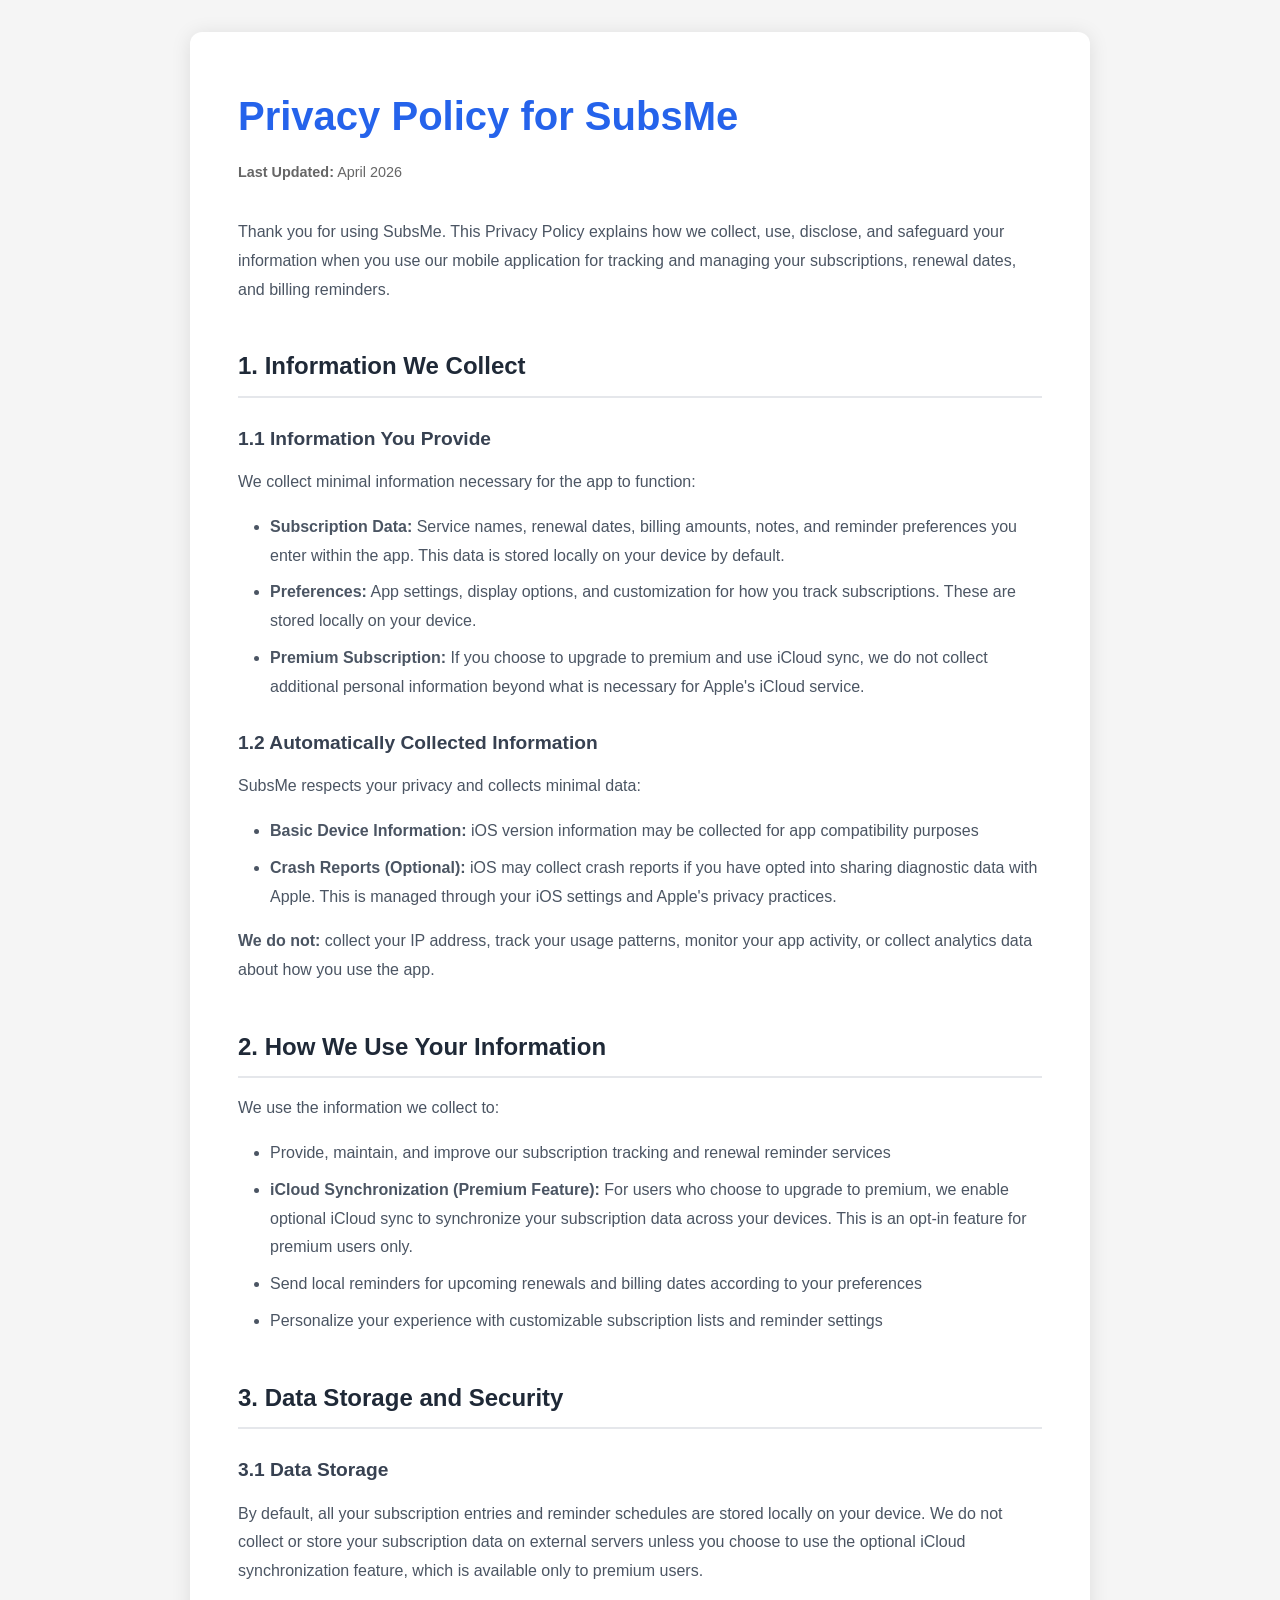
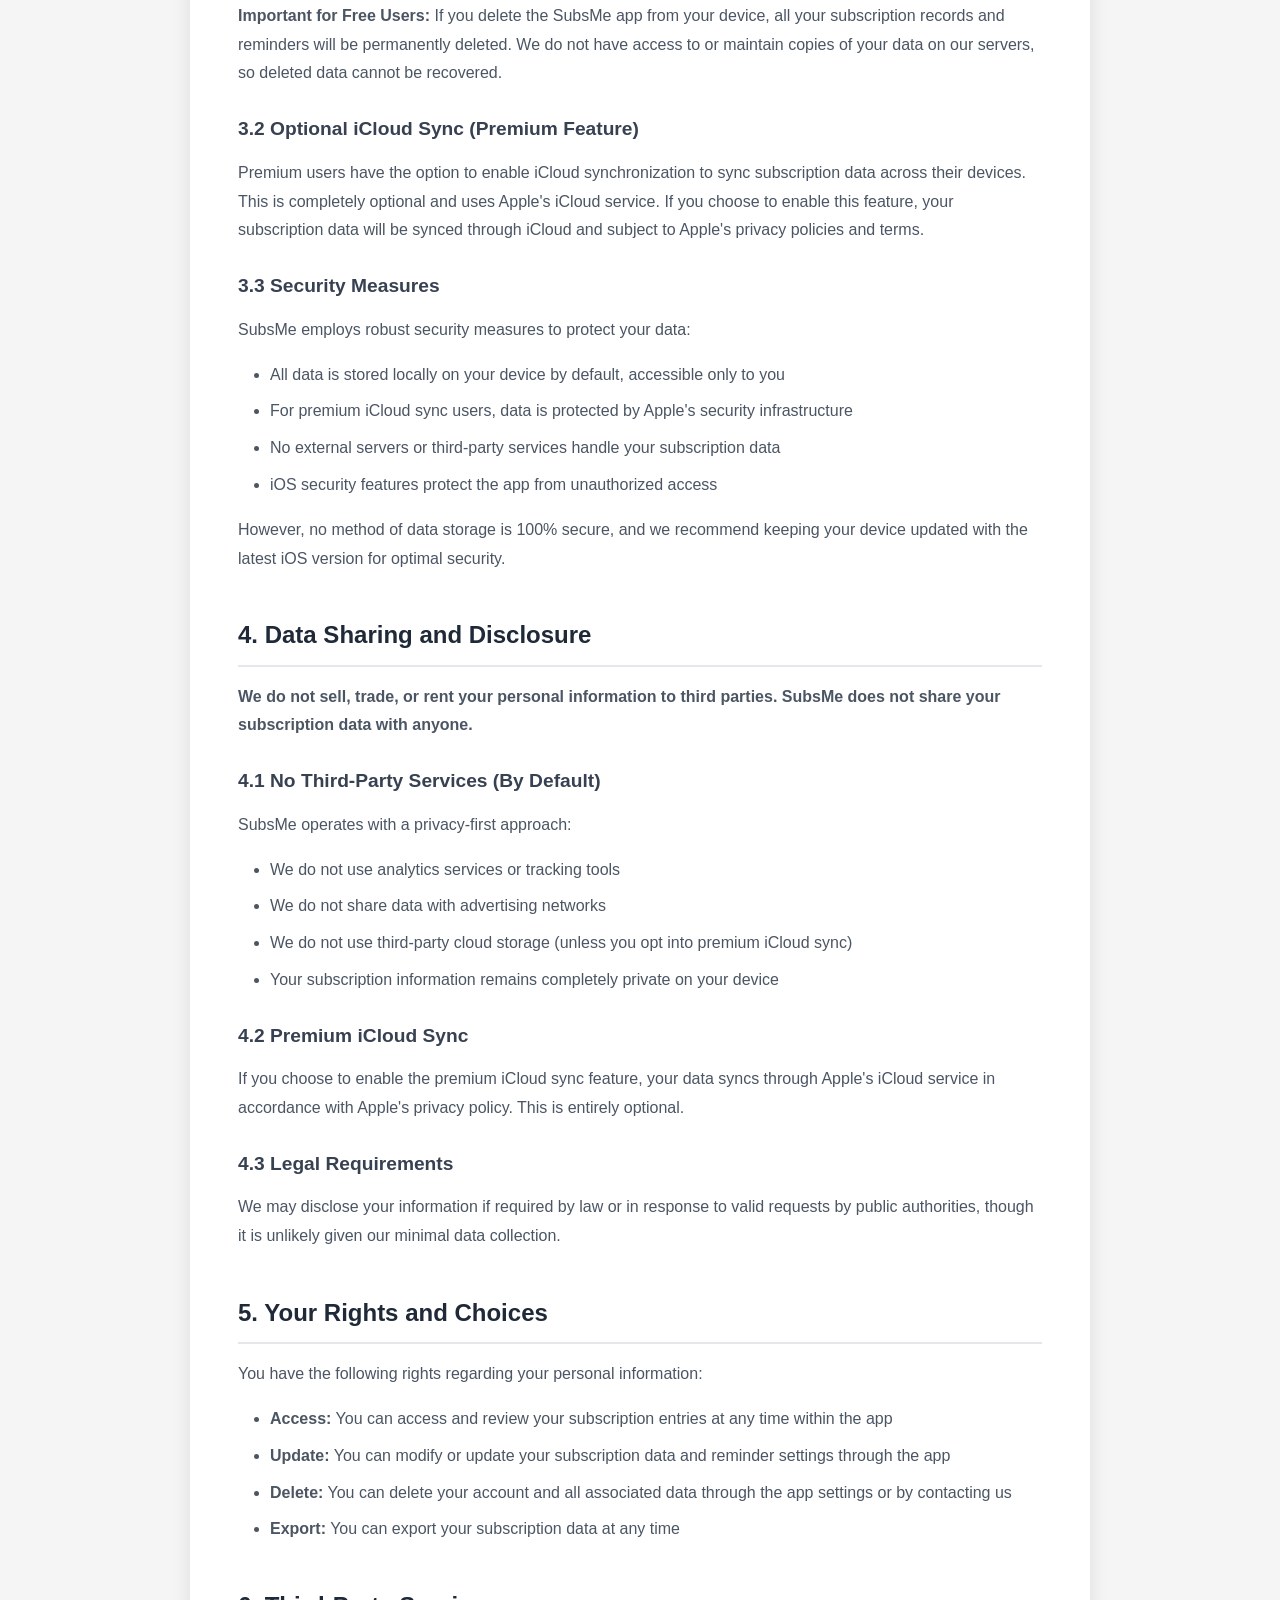
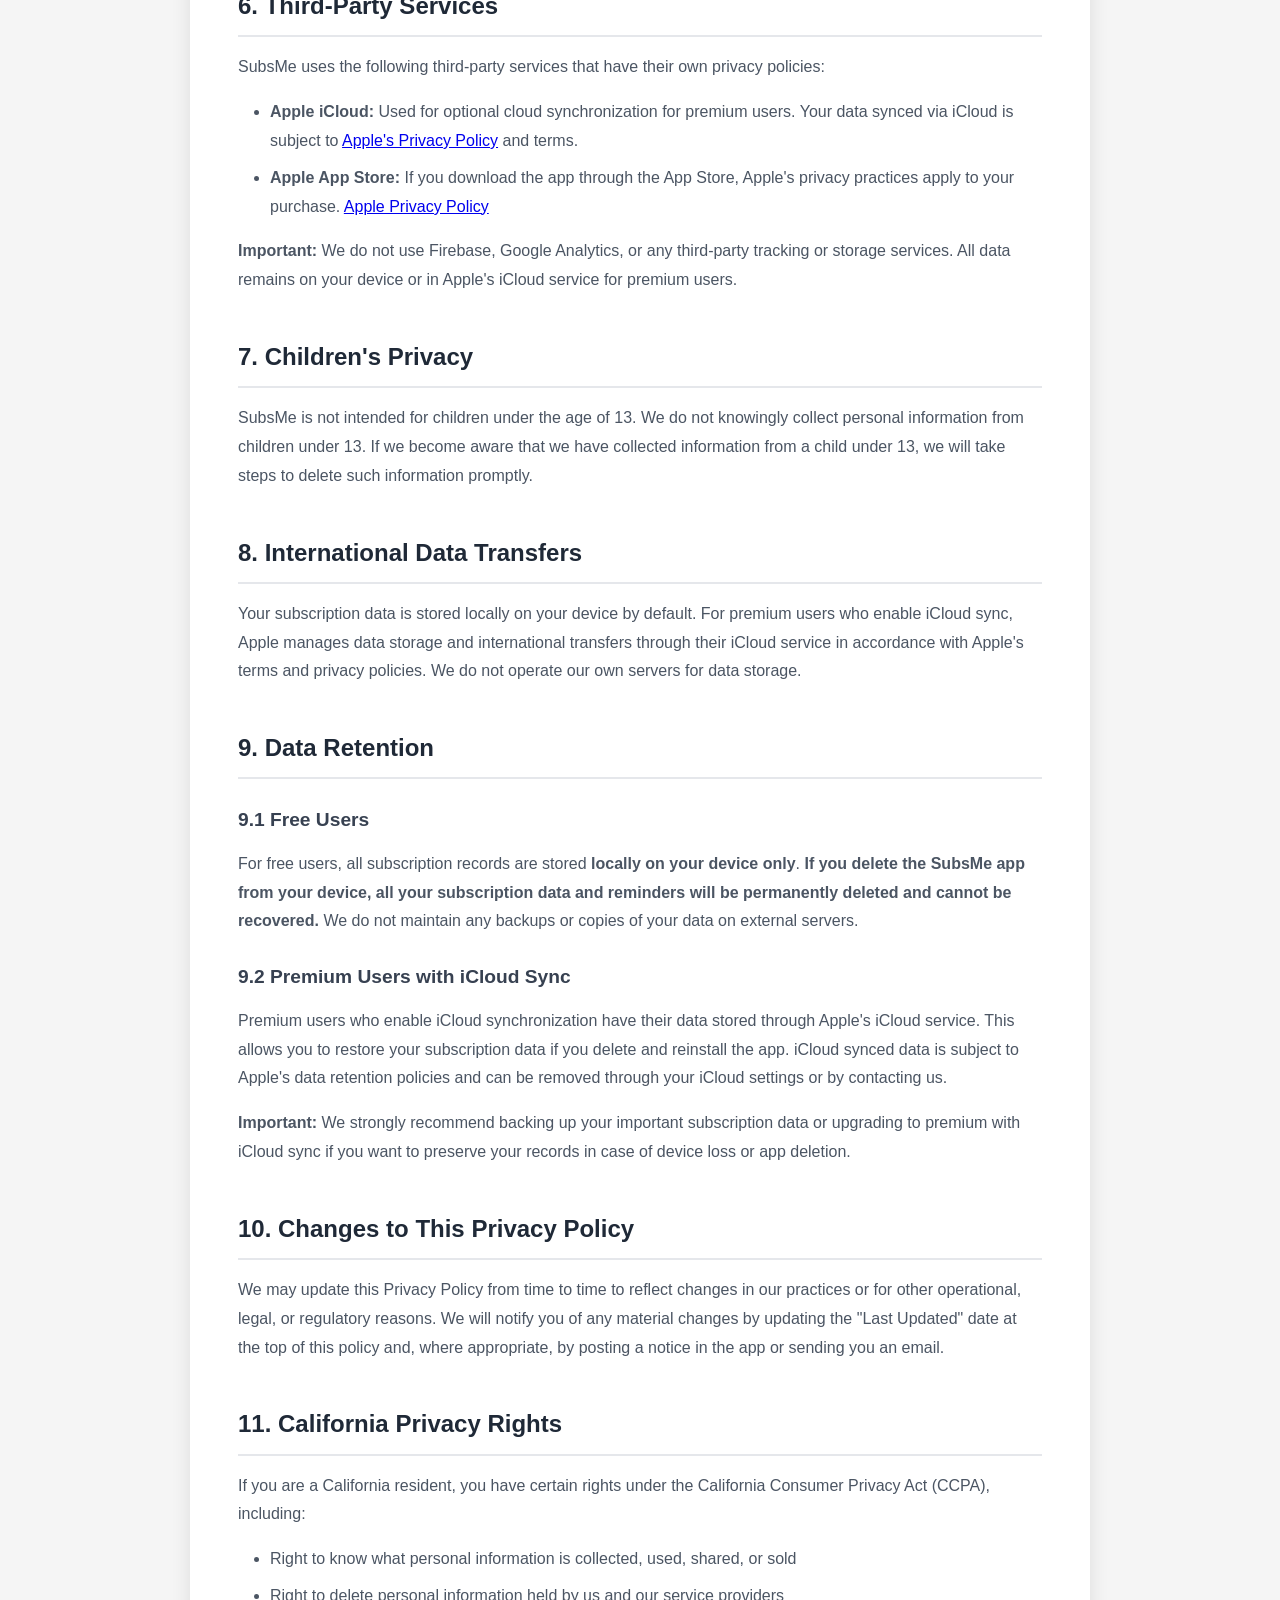
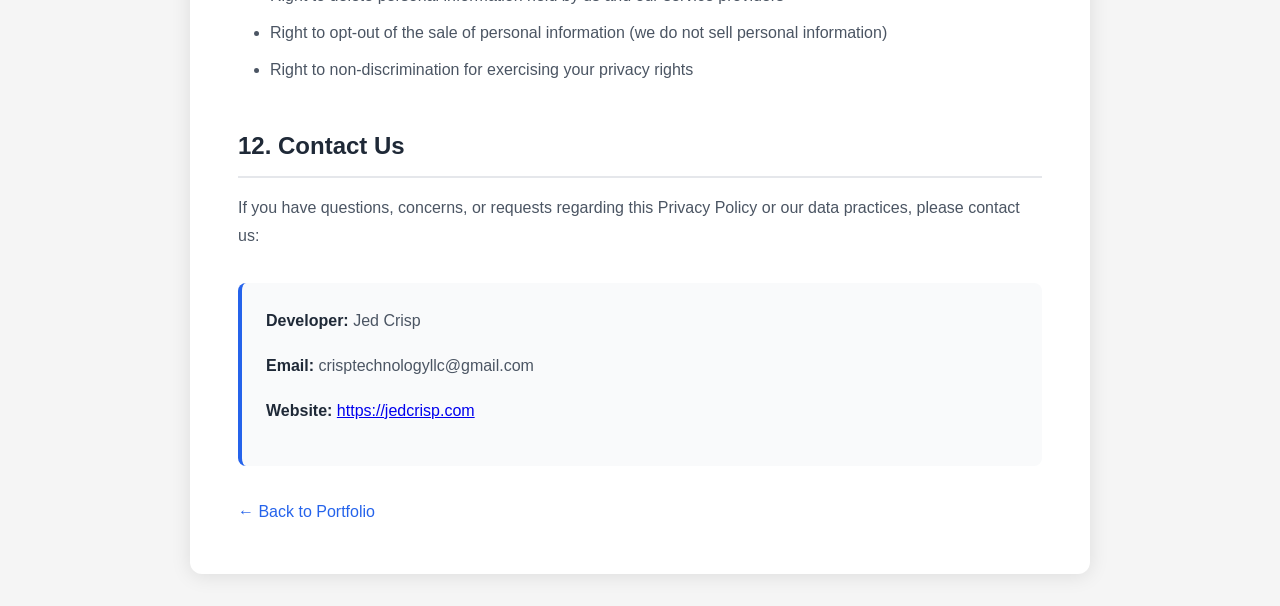
<file: subsme-privacy-policy.html>
<!DOCTYPE html>
<html lang="en">
<head>
    <meta charset="UTF-8">
    <meta name="viewport" content="width=device-width, initial-scale=1.0">
    <title>SubsMe Privacy Policy</title>
    <style>
        * {
            margin: 0;
            padding: 0;
            box-sizing: border-box;
        }
        
        body {
            font-family: -apple-system, BlinkMacSystemFont, 'Segoe UI', Roboto, Oxygen, Ubuntu, Cantarell, sans-serif;
            line-height: 1.8;
            color: #333;
            background: #f5f5f5;
            padding: 2rem 1rem;
        }
        
        .container {
            max-width: 900px;
            margin: 0 auto;
            background: white;
            padding: 3rem;
            border-radius: 12px;
            box-shadow: 0 2px 20px rgba(0, 0, 0, 0.1);
        }
        
        h1 {
            color: #2563eb;
            margin-bottom: 0.5rem;
            font-size: 2.5rem;
        }
        
        .last-updated {
            color: #666;
            margin-bottom: 2rem;
            font-size: 0.9rem;
        }
        
        h2 {
            color: #1f2937;
            margin-top: 2.5rem;
            margin-bottom: 1rem;
            font-size: 1.5rem;
            border-bottom: 2px solid #e5e7eb;
            padding-bottom: 0.5rem;
        }
        
        h3 {
            color: #374151;
            margin-top: 1.5rem;
            margin-bottom: 0.75rem;
            font-size: 1.2rem;
        }
        
        p {
            margin-bottom: 1rem;
            color: #4b5563;
        }
        
        ul {
            margin-left: 2rem;
            margin-bottom: 1rem;
        }
        
        li {
            margin-bottom: 0.5rem;
            color: #4b5563;
        }
        
        .contact-info {
            background: #f9fafb;
            padding: 1.5rem;
            border-radius: 8px;
            margin-top: 2rem;
            border-left: 4px solid #2563eb;
        }
        
        .contact-info strong {
            color: #1f2937;
        }
        
        .back-link {
            display: inline-block;
            margin-top: 2rem;
            color: #2563eb;
            text-decoration: none;
            font-weight: 500;
        }
        
        .back-link:hover {
            text-decoration: underline;
        }
        
        @media (max-width: 768px) {
            .container {
                padding: 2rem 1.5rem;
            }
            
            h1 {
                font-size: 2rem;
            }
        }
    </style>
</head>
<body>
    <div class="container">
        <h1>Privacy Policy for SubsMe</h1>
        <p class="last-updated"><strong>Last Updated:</strong> April 2026</p>

        <p>
            Thank you for using SubsMe. This Privacy Policy explains how we collect, use, disclose, and safeguard your information when you use our mobile application for tracking and managing your subscriptions, renewal dates, and billing reminders.
        </p>

        <h2>1. Information We Collect</h2>
        
        <h3>1.1 Information You Provide</h3>
        <p>
            We collect minimal information necessary for the app to function:
        </p>
        <ul>
            <li><strong>Subscription Data:</strong> Service names, renewal dates, billing amounts, notes, and reminder preferences you enter within the app. This data is stored locally on your device by default.</li>
            <li><strong>Preferences:</strong> App settings, display options, and customization for how you track subscriptions. These are stored locally on your device.</li>
            <li><strong>Premium Subscription:</strong> If you choose to upgrade to premium and use iCloud sync, we do not collect additional personal information beyond what is necessary for Apple's iCloud service.</li>
        </ul>

        <h3>1.2 Automatically Collected Information</h3>
        <p>
            SubsMe respects your privacy and collects minimal data:
        </p>
        <ul>
            <li><strong>Basic Device Information:</strong> iOS version information may be collected for app compatibility purposes</li>
            <li><strong>Crash Reports (Optional):</strong> iOS may collect crash reports if you have opted into sharing diagnostic data with Apple. This is managed through your iOS settings and Apple's privacy practices.</li>
        </ul>
        <p>
            <strong>We do not:</strong> collect your IP address, track your usage patterns, monitor your app activity, or collect analytics data about how you use the app.
        </p>

        <h2>2. How We Use Your Information</h2>
        
        <p>We use the information we collect to:</p>
        <ul>
            <li>Provide, maintain, and improve our subscription tracking and renewal reminder services</li>
            <li><strong>iCloud Synchronization (Premium Feature):</strong> For users who choose to upgrade to premium, we enable optional iCloud sync to synchronize your subscription data across your devices. This is an opt-in feature for premium users only.</li>
            <li>Send local reminders for upcoming renewals and billing dates according to your preferences</li>
            <li>Personalize your experience with customizable subscription lists and reminder settings</li>
       
        </ul>

        <h2>3. Data Storage and Security</h2>
        
        <h3>3.1 Data Storage</h3>
        <p>
            By default, all your subscription entries and reminder schedules are stored locally on your device. We do not collect or store your subscription data on external servers unless you choose to use the optional iCloud synchronization feature, which is available only to premium users.
        </p>
        <p>
            <strong>Important for Free Users:</strong> If you delete the SubsMe app from your device, all your subscription records and reminders will be permanently deleted. We do not have access to or maintain copies of your data on our servers, so deleted data cannot be recovered.
        </p>
        
        <h3>3.2 Optional iCloud Sync (Premium Feature)</h3>
        <p>
            Premium users have the option to enable iCloud synchronization to sync subscription data across their devices. This is completely optional and uses Apple's iCloud service. If you choose to enable this feature, your subscription data will be synced through iCloud and subject to Apple's privacy policies and terms.
        </p>

        <h3>3.3 Security Measures</h3>
        <p>
            SubsMe employs robust security measures to protect your data:
        </p>
        <ul>
            <li>All data is stored locally on your device by default, accessible only to you</li>
            <li>For premium iCloud sync users, data is protected by Apple's security infrastructure</li>
            <li>No external servers or third-party services handle your subscription data</li>
            <li>iOS security features protect the app from unauthorized access</li>
        </ul>

        <p>
            However, no method of data storage is 100% secure, and we recommend keeping your device updated with the latest iOS version for optimal security.
        </p>

        <h2>4. Data Sharing and Disclosure</h2>
        
        <p><strong>We do not sell, trade, or rent your personal information to third parties. SubsMe does not share your subscription data with anyone.</strong></p>

        <h3>4.1 No Third-Party Services (By Default)</h3>
        <p>
            SubsMe operates with a privacy-first approach:
        </p>
        <ul>
            <li>We do not use analytics services or tracking tools</li>
            <li>We do not share data with advertising networks</li>
            <li>We do not use third-party cloud storage (unless you opt into premium iCloud sync)</li>
            <li>Your subscription information remains completely private on your device</li>
        </ul>

        <h3>4.2 Premium iCloud Sync</h3>
        <p>
            If you choose to enable the premium iCloud sync feature, your data syncs through Apple's iCloud service in accordance with Apple's privacy policy. This is entirely optional.
        </p>

        <h3>4.3 Legal Requirements</h3>
        <p>
            We may disclose your information if required by law or in response to valid requests by public authorities, though it is unlikely given our minimal data collection.
        </p>

        <h2>5. Your Rights and Choices</h2>
        
        <p>You have the following rights regarding your personal information:</p>
        <ul>
            <li><strong>Access:</strong> You can access and review your subscription entries at any time within the app</li>
            <li><strong>Update:</strong> You can modify or update your subscription data and reminder settings through the app</li>
            <li><strong>Delete:</strong> You can delete your account and all associated data through the app settings or by contacting us</li>
            <li><strong>Export:</strong> You can export your subscription data at any time</li>
        </ul>

        <h2>6. Third-Party Services</h2>
        
        <p>
            SubsMe uses the following third-party services that have their own privacy policies:
        </p>
        <ul>
            <li><strong>Apple iCloud:</strong> Used for optional cloud synchronization for premium users. Your data synced via iCloud is subject to <a href="https://www.apple.com/privacy/" target="_blank">Apple's Privacy Policy</a> and terms.</li>
            <li><strong>Apple App Store:</strong> If you download the app through the App Store, Apple's privacy practices apply to your purchase. <a href="https://www.apple.com/privacy/" target="_blank">Apple Privacy Policy</a></li>
        </ul>
        
        <p><strong>Important:</strong> We do not use Firebase, Google Analytics, or any third-party tracking or storage services. All data remains on your device or in Apple's iCloud service for premium users.</p>

        <h2>7. Children's Privacy</h2>
        
        <p>
            SubsMe is not intended for children under the age of 13. We do not knowingly collect personal information from children under 13. If we become aware that we have collected information from a child under 13, we will take steps to delete such information promptly.
        </p>

        <h2>8. International Data Transfers</h2>
        
        <p>
            Your subscription data is stored locally on your device by default. For premium users who enable iCloud sync, Apple manages data storage and international transfers through their iCloud service in accordance with Apple's terms and privacy policies. We do not operate our own servers for data storage.
        </p>

        <h2>9. Data Retention</h2>
        
        <h3>9.1 Free Users</h3>
        <p>
            For free users, all subscription records are stored <strong>locally on your device only</strong>. <strong>If you delete the SubsMe app from your device, all your subscription data and reminders will be permanently deleted and cannot be recovered.</strong> We do not maintain any backups or copies of your data on external servers.
        </p>
        
        <h3>9.2 Premium Users with iCloud Sync</h3>
        <p>
            Premium users who enable iCloud synchronization have their data stored through Apple's iCloud service. This allows you to restore your subscription data if you delete and reinstall the app. iCloud synced data is subject to Apple's data retention policies and can be removed through your iCloud settings or by contacting us.
        </p>
        
        <p>
            <strong>Important:</strong> We strongly recommend backing up your important subscription data or upgrading to premium with iCloud sync if you want to preserve your records in case of device loss or app deletion.
        </p>

        <h2>10. Changes to This Privacy Policy</h2>
        
        <p>
            We may update this Privacy Policy from time to time to reflect changes in our practices or for other operational, legal, or regulatory reasons. We will notify you of any material changes by updating the "Last Updated" date at the top of this policy and, where appropriate, by posting a notice in the app or sending you an email.
        </p>

        <h2>11. California Privacy Rights</h2>
        
        <p>
            If you are a California resident, you have certain rights under the California Consumer Privacy Act (CCPA), including:
        </p>
        <ul>
            <li>Right to know what personal information is collected, used, shared, or sold</li>
            <li>Right to delete personal information held by us and our service providers</li>
            <li>Right to opt-out of the sale of personal information (we do not sell personal information)</li>
            <li>Right to non-discrimination for exercising your privacy rights</li>
        </ul>

        <h2>12. Contact Us</h2>
        
        <p>
            If you have questions, concerns, or requests regarding this Privacy Policy or our data practices, please contact us:
        </p>
        
        <div class="contact-info">
            <p><strong>Developer:</strong> Jed Crisp</p>
            <p><strong>Email:</strong> crisptechnologyllc@gmail.com</p>
            <p><strong>Website:</strong> <a href="https://jedcrisp.com">https://jedcrisp.com</a></p>
        </div>

        <a href="index.html" class="back-link">← Back to Portfolio</a>
    </div>
</body>
</html>
</file>
<file: styles/main.css>
/* Apple-inspired design system */
:root {
    --bg: #fbfbfd;
    --bg-elevated: #ffffff;
    --bg-muted: #f5f5f7;
    --text: #1d1d1f;
    --text-secondary: #6e6e73;
    --text-tertiary: #86868b;
    --accent: #0071e3;
    --accent-hover: #0077ed;
    --border: rgba(0, 0, 0, 0.08);
    --border-strong: rgba(0, 0, 0, 0.12);
    --shadow-sm: 0 2px 8px rgba(0, 0, 0, 0.04);
    --shadow-md: 0 8px 30px rgba(0, 0, 0, 0.06);
    --shadow-lg: 0 18px 50px rgba(0, 0, 0, 0.08);
    --radius-sm: 12px;
    --radius-md: 18px;
    --radius-lg: 22px;
    --radius-pill: 980px;
    --nav-height: 52px;
    --ease: cubic-bezier(0.25, 0.1, 0.25, 1);
    --font: -apple-system, BlinkMacSystemFont, "SF Pro Text", "SF Pro Display", "Segoe UI", Roboto, Helvetica, Arial, sans-serif;
}

* {
    margin: 0;
    padding: 0;
    box-sizing: border-box;
}

html {
    scroll-behavior: smooth;
    -webkit-font-smoothing: antialiased;
    -moz-osx-font-smoothing: grayscale;
}

body {
    font-family: var(--font);
    line-height: 1.47059;
    letter-spacing: -0.022em;
    color: var(--text);
    background: var(--bg);
    overflow-x: hidden;
}

.container {
    max-width: 1060px;
    margin: 0 auto;
    padding: 0 22px;
}

/* Navigation */
.navbar {
    position: fixed;
    top: 0;
    left: 0;
    right: 0;
    z-index: 1000;
    height: var(--nav-height);
    display: flex;
    align-items: center;
    background: rgba(251, 251, 253, 0.72);
    backdrop-filter: saturate(180%) blur(20px);
    -webkit-backdrop-filter: saturate(180%) blur(20px);
    border-bottom: 1px solid transparent;
    transition: background 0.35s var(--ease), border-color 0.35s var(--ease), box-shadow 0.35s var(--ease);
}

.navbar.scrolled {
    background: rgba(251, 251, 253, 0.88);
    border-bottom-color: var(--border);
    box-shadow: var(--shadow-sm);
}

.nav-container {
    max-width: 1060px;
    width: 100%;
    margin: 0 auto;
    padding: 0 22px;
    display: flex;
    justify-content: space-between;
    align-items: center;
    height: 100%;
}

.nav-logo {
    display: inline-flex;
    align-items: center;
    gap: 10px;
    text-decoration: none;
    color: var(--text);
}

.nav-logo-mark {
    display: inline-flex;
    align-items: center;
    justify-content: center;
    width: 28px;
    height: 28px;
    border-radius: 8px;
    background: var(--text);
    color: var(--bg-elevated);
    font-size: 11px;
    font-weight: 600;
    letter-spacing: -0.02em;
}

.nav-logo-text {
    font-size: 17px;
    font-weight: 600;
    letter-spacing: -0.03em;
}

.nav-menu {
    display: flex;
    list-style: none;
    gap: 1.35rem;
}

.nav-link {
    text-decoration: none;
    color: var(--text-secondary);
    font-size: 12px;
    font-weight: 400;
    letter-spacing: -0.01em;
    transition: color 0.2s var(--ease);
}

.nav-link:hover,
.nav-link.active {
    color: var(--text);
}

.nav-link::after {
    display: none;
}

.hamburger {
    display: none;
    flex-direction: column;
    justify-content: center;
    gap: 5px;
    cursor: pointer;
    padding: 8px;
    border: none;
    background: transparent;
}

.bar {
    width: 18px;
    height: 1.5px;
    background: var(--text);
    border-radius: 1px;
    transition: transform 0.25s var(--ease), opacity 0.25s var(--ease);
}

.hamburger.active .bar:nth-child(1) {
    transform: translateY(6.5px) rotate(45deg);
}

.hamburger.active .bar:nth-child(2) {
    opacity: 0;
}

.hamburger.active .bar:nth-child(3) {
    transform: translateY(-6.5px) rotate(-45deg);
}

/* Hero */
.hero {
    min-height: auto;
    padding: calc(var(--nav-height) + 72px) 0 88px;
    background: var(--bg);
    color: var(--text);
    position: relative;
    overflow: hidden;
}

.hero::before {
    content: '';
    position: absolute;
    inset: 0;
    background:
        radial-gradient(ellipse 80% 50% at 50% -20%, rgba(0, 113, 227, 0.08), transparent 55%),
        radial-gradient(ellipse 60% 40% at 100% 0%, rgba(0, 0, 0, 0.03), transparent 50%);
    pointer-events: none;
}

.hero-container {
    max-width: 1060px;
    margin: 0 auto;
    padding: 0 22px;
    display: grid;
    grid-template-columns: 1.1fr 0.9fr;
    gap: 48px;
    align-items: center;
    position: relative;
    z-index: 1;
}

.hero-eyebrow {
    font-size: 14px;
    font-weight: 600;
    letter-spacing: 0.06em;
    text-transform: uppercase;
    color: var(--accent);
    margin-bottom: 12px;
}

.hero-title {
    font-size: clamp(2.75rem, 6vw, 4.5rem);
    font-weight: 700;
    letter-spacing: -0.04em;
    line-height: 1.05;
    margin-bottom: 16px;
    color: var(--text);
}

.highlight {
    color: inherit;
}

.hero-subtitle {
    font-size: clamp(1.125rem, 2.5vw, 1.375rem);
    font-weight: 400;
    letter-spacing: -0.02em;
    line-height: 1.35;
    color: var(--text);
    margin-bottom: 16px;
    max-width: 32rem;
}

.hero-description {
    font-size: 17px;
    line-height: 1.5;
    color: var(--text-secondary);
    margin-bottom: 28px;
    max-width: 34rem;
}

.hero-buttons {
    display: flex;
    gap: 12px;
    flex-wrap: wrap;
}

.btn {
    padding: 11px 22px;
    border-radius: var(--radius-pill);
    font-size: 14px;
    font-weight: 400;
    letter-spacing: -0.01em;
    text-decoration: none;
    cursor: pointer;
    transition: background 0.25s var(--ease), color 0.25s var(--ease), transform 0.2s var(--ease), box-shadow 0.25s var(--ease);
    display: inline-flex;
    align-items: center;
    justify-content: center;
    border: none;
}

.btn-primary {
    background: var(--accent);
    color: #fff;
}

.btn-primary:hover {
    background: var(--accent-hover);
    transform: scale(1.02);
}

.btn-secondary {
    background: transparent;
    color: var(--accent);
    box-shadow: inset 0 0 0 1px rgba(0, 113, 227, 0.45);
}

.btn-secondary:hover {
    background: rgba(0, 113, 227, 0.06);
    transform: scale(1.02);
}

.profile-card {
    background: var(--bg-elevated);
    border-radius: var(--radius-lg);
    padding: 28px;
    text-align: center;
    border: 1px solid var(--border);
    box-shadow: var(--shadow-md);
}

.profile-img img {
    width: 200px;
    height: 200px;
    border-radius: 50%;
    object-fit: cover;
    border: 1px solid var(--border);
    box-shadow: var(--shadow-sm);
}

/* Sections */
section {
    padding: 88px 0;
}

.section-title {
    text-align: center;
    font-size: clamp(2rem, 4vw, 2.5rem);
    font-weight: 700;
    letter-spacing: -0.03em;
    line-height: 1.1;
    margin-bottom: 40px;
    color: var(--text);
}

.section-title::after {
    display: none;
}

.section-lead {
    text-align: center;
    max-width: 36rem;
    margin: 0 auto 48px;
    font-size: 17px;
    line-height: 1.5;
    color: var(--text-secondary);
}

/* About */
.about {
    background: var(--bg-muted);
}

.about-text p {
    font-size: 17px;
    margin-bottom: 1.25rem;
    color: var(--text-secondary);
    line-height: 1.5;
    max-width: 42rem;
    margin-left: auto;
    margin-right: auto;
    text-align: center;
}

.stats {
    display: grid;
    grid-template-columns: repeat(3, 1fr);
    gap: 16px;
    margin-top: 40px;
    max-width: 720px;
    margin-left: auto;
    margin-right: auto;
}

.stat-item {
    text-align: center;
    padding: 28px 20px;
    background: var(--bg-elevated);
    border-radius: var(--radius-md);
    border: 1px solid var(--border);
    box-shadow: none;
    transition: transform 0.35s var(--ease), box-shadow 0.35s var(--ease);
}

.stat-item:hover {
    transform: translateY(-2px);
    box-shadow: var(--shadow-sm);
}

.stat-item h3 {
    font-size: 2.25rem;
    font-weight: 700;
    letter-spacing: -0.03em;
    color: var(--text);
    margin-bottom: 4px;
}

.stat-item p {
    color: var(--text-tertiary);
    font-size: 14px;
    font-weight: 400;
}

/* Education */
.education {
    background: var(--bg);
}

.education-timeline {
    max-width: 720px;
    margin: 0 auto;
    display: flex;
    flex-direction: column;
    gap: 16px;
}

.education-item {
    display: flex;
    gap: 20px;
    align-items: flex-start;
    background: var(--bg-elevated);
    padding: 24px;
    border-radius: var(--radius-md);
    border: 1px solid var(--border);
    box-shadow: none;
    border-left: none;
    transition: transform 0.35s var(--ease), box-shadow 0.35s var(--ease);
}

.education-item:hover {
    transform: translateY(-2px);
    box-shadow: var(--shadow-md);
}

.education-icon {
    flex-shrink: 0;
    width: 44px;
    height: 44px;
    background: var(--bg-muted);
    border-radius: 12px;
    display: flex;
    align-items: center;
    justify-content: center;
    color: var(--text);
    font-size: 1.1rem;
}

.education-content h3 {
    font-size: 1.125rem;
    color: var(--text);
    margin-bottom: 4px;
    font-weight: 600;
    letter-spacing: -0.02em;
}

.education-content h4 {
    font-size: 14px;
    color: var(--accent);
    margin-bottom: 8px;
    font-weight: 400;
}

.education-content p {
    color: var(--text-secondary);
    line-height: 1.5;
    font-size: 15px;
}

/* Skills */
.skills-grid {
    display: grid;
    grid-template-columns: repeat(2, 1fr);
    gap: 16px;
}

.skill-category {
    background: var(--bg-elevated);
    padding: 24px;
    border-radius: var(--radius-md);
    border: 1px solid var(--border);
    box-shadow: none;
    transition: transform 0.35s var(--ease), box-shadow 0.35s var(--ease);
}

.skill-category:hover {
    transform: translateY(-2px);
    box-shadow: var(--shadow-md);
}

.skill-category h3 {
    font-size: 1.0625rem;
    margin-bottom: 16px;
    color: var(--text);
    font-weight: 600;
    letter-spacing: -0.02em;
    display: flex;
    align-items: center;
    gap: 8px;
}

.skill-category h3 i {
    color: var(--text-secondary);
    font-size: 0.95rem;
}

.skill-category ul {
    list-style: none;
}

.skill-category li {
    padding: 6px 0;
    color: var(--text-secondary);
    font-size: 14px;
    position: relative;
    padding-left: 0;
}

.skill-category li::before {
    display: none;
}

/* Projects */
.projects {
    background: var(--bg-muted);
}

.project-category {
    margin-bottom: 48px;
}

.category-title {
    font-size: 1.25rem;
    color: var(--text);
    margin-bottom: 20px;
    font-weight: 600;
    letter-spacing: -0.02em;
    display: flex;
    align-items: center;
    gap: 8px;
    padding-bottom: 12px;
    border-bottom: 1px solid var(--border);
}

.category-title i {
    color: var(--text-secondary);
    font-size: 0.9rem;
}

.projects-grid {
    display: grid;
    grid-template-columns: repeat(auto-fill, minmax(280px, 1fr));
    gap: 16px;
}

.project-card {
    background: var(--bg-elevated);
    padding: 24px;
    border-radius: var(--radius-md);
    border: 1px solid var(--border);
    box-shadow: none;
    border-left: none;
    transition: transform 0.35s var(--ease), box-shadow 0.35s var(--ease);
}

.project-card:hover {
    transform: translateY(-3px);
    box-shadow: var(--shadow-md);
}

.project-icon i {
    font-size: 1.5rem;
    color: var(--text);
    margin-bottom: 12px;
}

.project-card h3 {
    font-size: 1.0625rem;
    margin-bottom: 8px;
    color: var(--text);
    font-weight: 600;
    letter-spacing: -0.02em;
}

.project-card p {
    color: var(--text-secondary);
    margin-bottom: 16px;
    line-height: 1.5;
    font-size: 14px;
}

.project-links {
    display: flex;
    gap: 8px;
    margin-bottom: 14px;
    flex-wrap: wrap;
}

.project-link {
    display: inline-flex;
    align-items: center;
    gap: 6px;
    padding: 6px 14px;
    background: var(--bg-muted);
    color: var(--accent);
    text-decoration: none;
    border-radius: var(--radius-pill);
    font-size: 12px;
    font-weight: 400;
    transition: background 0.2s var(--ease);
}

.project-link:hover {
    background: rgba(0, 113, 227, 0.1);
    transform: none;
}

.project-tech {
    display: flex;
    flex-wrap: wrap;
    gap: 6px;
}

.project-tech span {
    background: var(--bg-muted);
    color: var(--text-secondary);
    padding: 4px 10px;
    border-radius: var(--radius-pill);
    font-size: 11px;
    font-weight: 400;
}

/* Apps */
.apps {
    background: var(--bg);
}

#apps .section-title {
    margin-bottom: 12px;
}

.apps-intro {
    text-align: center;
    max-width: 36rem;
    margin: 0 auto;
}

.apps-grid {
    display: grid;
    grid-template-columns: repeat(2, minmax(0, 1fr));
    gap: 16px;
}

.app-card {
    background: var(--bg-elevated);
    border-radius: var(--radius-md);
    padding: 24px;
    border: 1px solid var(--border);
    box-shadow: none;
    transition: transform 0.35s var(--ease), box-shadow 0.35s var(--ease);
    display: flex;
    flex-direction: column;
    height: 100%;
}

.app-card:hover {
    transform: translateY(-3px);
    box-shadow: var(--shadow-md);
    border-color: var(--border-strong);
}

.app-card.featured {
    border-color: var(--border);
    background: var(--bg-elevated);
}

.app-header {
    display: flex;
    justify-content: space-between;
    align-items: center;
    margin-bottom: 16px;
}

.app-icon {
    font-size: 1.75rem;
    color: var(--text);
}

.status-badge {
    padding: 4px 10px;
    border-radius: var(--radius-pill);
    font-size: 11px;
    font-weight: 500;
    text-transform: none;
    letter-spacing: 0;
}

.status-badge.live {
    background: rgba(52, 199, 89, 0.12);
    color: #248a3d;
}

.status-badge.coming-soon {
    background: rgba(255, 149, 0, 0.12);
    color: #b25000;
}

.app-card h3 {
    font-size: 1.25rem;
    color: var(--text);
    margin-bottom: 4px;
    font-weight: 600;
    letter-spacing: -0.02em;
}

.app-category {
    font-size: 14px;
    color: var(--text-tertiary);
    font-weight: 400;
    margin-bottom: 12px;
}

.app-description {
    color: var(--text-secondary);
    line-height: 1.5;
    margin-bottom: 16px;
    font-size: 14px;
    display: -webkit-box;
    -webkit-line-clamp: 3;
    -webkit-box-orient: vertical;
    overflow: hidden;
    min-height: 4.25rem;
}

.app-features {
    display: flex;
    flex-wrap: wrap;
    gap: 6px;
    margin-bottom: 12px;
    min-height: 4rem;
    align-content: flex-start;
}

.feature-tag {
    display: inline-flex;
    align-items: center;
    gap: 4px;
    padding: 5px 10px;
    background: var(--bg-muted);
    color: var(--text-secondary);
    border-radius: var(--radius-pill);
    font-size: 11px;
    font-weight: 400;
}

.feature-tag i {
    font-size: 10px;
    color: var(--text-tertiary);
}

.app-premium-note {
    font-size: 11px;
    font-weight: 600;
    text-transform: uppercase;
    letter-spacing: 0.04em;
    color: var(--text-tertiary);
    margin: 0 0 6px 0;
}

.feature-tag-premium {
    background: var(--bg-muted);
    color: var(--text-secondary);
    border: none;
}

.feature-tag-premium i {
    color: var(--text-tertiary);
}

.app-links {
    display: flex;
    gap: 8px;
    margin-bottom: 14px;
    flex-wrap: wrap;
    margin-top: auto;
}

.app-btn {
    display: inline-flex;
    align-items: center;
    gap: 6px;
    padding: 8px 16px;
    border-radius: var(--radius-pill);
    text-decoration: none;
    font-size: 12px;
    font-weight: 400;
    transition: background 0.2s var(--ease), transform 0.2s var(--ease);
}

.app-btn.primary {
    background: var(--accent);
    color: #fff;
}

.app-btn.primary:hover {
    background: var(--accent-hover);
    transform: scale(1.02);
    box-shadow: none;
}

.app-btn.secondary {
    background: var(--bg-muted);
    color: var(--accent);
    border: none;
}

.app-btn.secondary:hover {
    background: rgba(0, 113, 227, 0.1);
    color: var(--accent);
    transform: scale(1.02);
}

.app-tech span {
    background: var(--bg-muted);
    color: var(--text-tertiary);
    padding: 4px 10px;
    border-radius: var(--radius-pill);
    font-size: 11px;
}

/* Certifications */
.cert-grid {
    display: grid;
    grid-template-columns: repeat(auto-fill, minmax(220px, 1fr));
    gap: 16px;
}

.cert-card {
    background: var(--bg-elevated);
    padding: 24px 20px;
    border-radius: var(--radius-md);
    border: 1px solid var(--border);
    box-shadow: none;
    text-align: center;
    transition: transform 0.35s var(--ease), box-shadow 0.35s var(--ease);
    position: relative;
    overflow: hidden;
}

.cert-card::before {
    display: none;
}

.cert-card:hover {
    transform: translateY(-2px);
    box-shadow: var(--shadow-md);
}

.cert-icon i {
    font-size: 1.75rem;
    color: var(--text);
    margin-bottom: 12px;
}

.cert-card h3 {
    font-size: 1rem;
    margin-bottom: 6px;
    color: var(--text);
    font-weight: 600;
    letter-spacing: -0.02em;
    line-height: 1.3;
}

.cert-card p {
    color: var(--text-secondary);
    margin-bottom: 12px;
    font-size: 13px;
}

.cert-date {
    background: var(--bg-muted);
    color: var(--text-tertiary);
    padding: 4px 10px;
    border-radius: var(--radius-pill);
    font-size: 11px;
}

/* Experience */
.experience {
    background: var(--bg-muted);
}

.timeline {
    position: relative;
    max-width: 720px;
    margin: 0 auto;
}

.timeline::before {
    left: 50%;
    transform: translateX(-50%);
    width: 1px;
    background: var(--border-strong);
}

.timeline-date {
    background: var(--text);
    color: var(--bg-elevated);
    padding: 6px 14px;
    border-radius: var(--radius-pill);
    font-size: 12px;
    font-weight: 500;
    letter-spacing: -0.01em;
}

.timeline-content {
    background: var(--bg-elevated);
    padding: 24px;
    border-radius: var(--radius-md);
    border: 1px solid var(--border);
    box-shadow: none;
    width: 45%;
}

.timeline-content h3 {
    color: var(--text);
    font-size: 1.0625rem;
    font-weight: 600;
    letter-spacing: -0.02em;
}

.timeline-content h4 {
    color: var(--accent);
    font-size: 14px;
    font-weight: 400;
    margin-bottom: 10px;
}

.timeline-content p {
    color: var(--text-secondary);
    font-size: 14px;
    line-height: 1.5;
}

/* Contact */
.contact {
    background: var(--bg);
}

.contact-content-centered {
    display: flex;
    justify-content: center;
    max-width: 420px;
    margin: 0 auto;
}

.contact-info {
    text-align: center;
    padding: 32px;
    background: var(--bg-elevated);
    border-radius: var(--radius-lg);
    border: 1px solid var(--border);
    width: 100%;
}

.contact-info h3 {
    font-size: 1.25rem;
    margin-bottom: 8px;
    color: var(--text);
    font-weight: 600;
    letter-spacing: -0.02em;
}

.contact-info > p {
    color: var(--text-secondary);
    margin-bottom: 24px;
    font-size: 15px;
    line-height: 1.5;
}

.contact-item {
    display: flex;
    align-items: center;
    justify-content: center;
    gap: 10px;
    margin-bottom: 12px;
    color: var(--text-secondary);
    font-size: 15px;
}

.contact-item i {
    color: var(--text-tertiary);
    width: 18px;
    font-size: 14px;
}

.social-links {
    display: flex;
    gap: 10px;
    margin-top: 24px;
    justify-content: center;
}

.social-link {
    display: flex;
    align-items: center;
    justify-content: center;
    width: 40px;
    height: 40px;
    background: var(--bg-muted);
    color: var(--text);
    border-radius: 50%;
    text-decoration: none;
    transition: background 0.2s var(--ease), transform 0.2s var(--ease);
}

.social-link:hover {
    background: var(--border-strong);
    transform: scale(1.05);
}

.contact-form {
    background: var(--bg-elevated);
    padding: 24px;
    border-radius: var(--radius-md);
    border: 1px solid var(--border);
}

.form-group input,
.form-group textarea {
    border: 1px solid var(--border-strong);
    border-radius: var(--radius-sm);
    font-family: var(--font);
}

.form-group input:focus,
.form-group textarea:focus {
    border-color: var(--accent);
    outline: none;
    box-shadow: 0 0 0 4px rgba(0, 113, 227, 0.15);
}

/* Footer */
.footer {
    background: var(--bg-muted);
    color: var(--text-tertiary);
    text-align: center;
    padding: 32px 0 40px;
    border-top: 1px solid var(--border);
}

.footer-copy {
    font-size: 12px;
    margin-bottom: 4px;
}

.footer-tagline {
    font-size: 12px;
    color: var(--text-tertiary);
}

/* Animations */
@keyframes fadeInUp {
    from {
        opacity: 0;
        transform: translateY(16px);
    }
    to {
        opacity: 1;
        transform: translateY(0);
    }
}

.fade-in-up {
    animation: fadeInUp 0.7s var(--ease) forwards;
}

/* Scrollbar */
::-webkit-scrollbar {
    width: 8px;
}

::-webkit-scrollbar-track {
    background: transparent;
}

::-webkit-scrollbar-thumb {
    background: rgba(0, 0, 0, 0.2);
    border-radius: 8px;
}

::-webkit-scrollbar-thumb:hover {
    background: rgba(0, 0, 0, 0.35);
}

/* Responsive */
@media (max-width: 900px) {
    .nav-menu {
        gap: 0.85rem;
    }

    .nav-link {
        font-size: 11px;
    }
}

@media (max-width: 768px) {
    section {
        padding: 64px 0;
    }

    .hamburger {
        display: flex;
    }

    .nav-menu {
        position: fixed;
        left: -100%;
        top: var(--nav-height);
        flex-direction: column;
        background: rgba(251, 251, 253, 0.96);
        backdrop-filter: saturate(180%) blur(20px);
        -webkit-backdrop-filter: saturate(180%) blur(20px);
        width: 100%;
        text-align: center;
        transition: left 0.35s var(--ease);
        box-shadow: var(--shadow-md);
        padding: 24px 0 32px;
        gap: 0;
        border-bottom: 1px solid var(--border);
    }

    .nav-menu li {
        width: 100%;
    }

    .nav-link {
        display: block;
        padding: 14px 22px;
        font-size: 17px;
    }

    .nav-menu.active {
        left: 0;
    }

    .hero-container {
        grid-template-columns: 1fr;
        text-align: center;
        gap: 40px;
    }

    .hero-subtitle,
    .hero-description {
        margin-left: auto;
        margin-right: auto;
    }

    .hero-buttons {
        justify-content: center;
    }

    .profile-card {
        max-width: 280px;
        margin: 0 auto;
    }

    .skills-grid {
        grid-template-columns: 1fr;
    }

    .stats {
        grid-template-columns: 1fr;
    }

    .timeline::before {
        left: 0;
    }

    .timeline-item {
        align-items: flex-start !important;
    }

    .timeline-content {
        width: 100%;
        margin: 0 !important;
    }

    .timeline-item:nth-child(odd) .timeline-content,
    .timeline-item:nth-child(even) .timeline-content {
        margin: 0 !important;
    }

    .education-item {
        flex-direction: column;
        text-align: left;
    }

    .apps-grid {
        grid-template-columns: 1fr;
    }
}

@media (max-width: 480px) {
    .container,
    .nav-container,
    .hero-container {
        padding-left: 16px;
        padding-right: 16px;
    }

    .hero {
        padding-bottom: 64px;
    }

    .projects-grid,
    .cert-grid {
        grid-template-columns: 1fr;
    }
}
</file>
